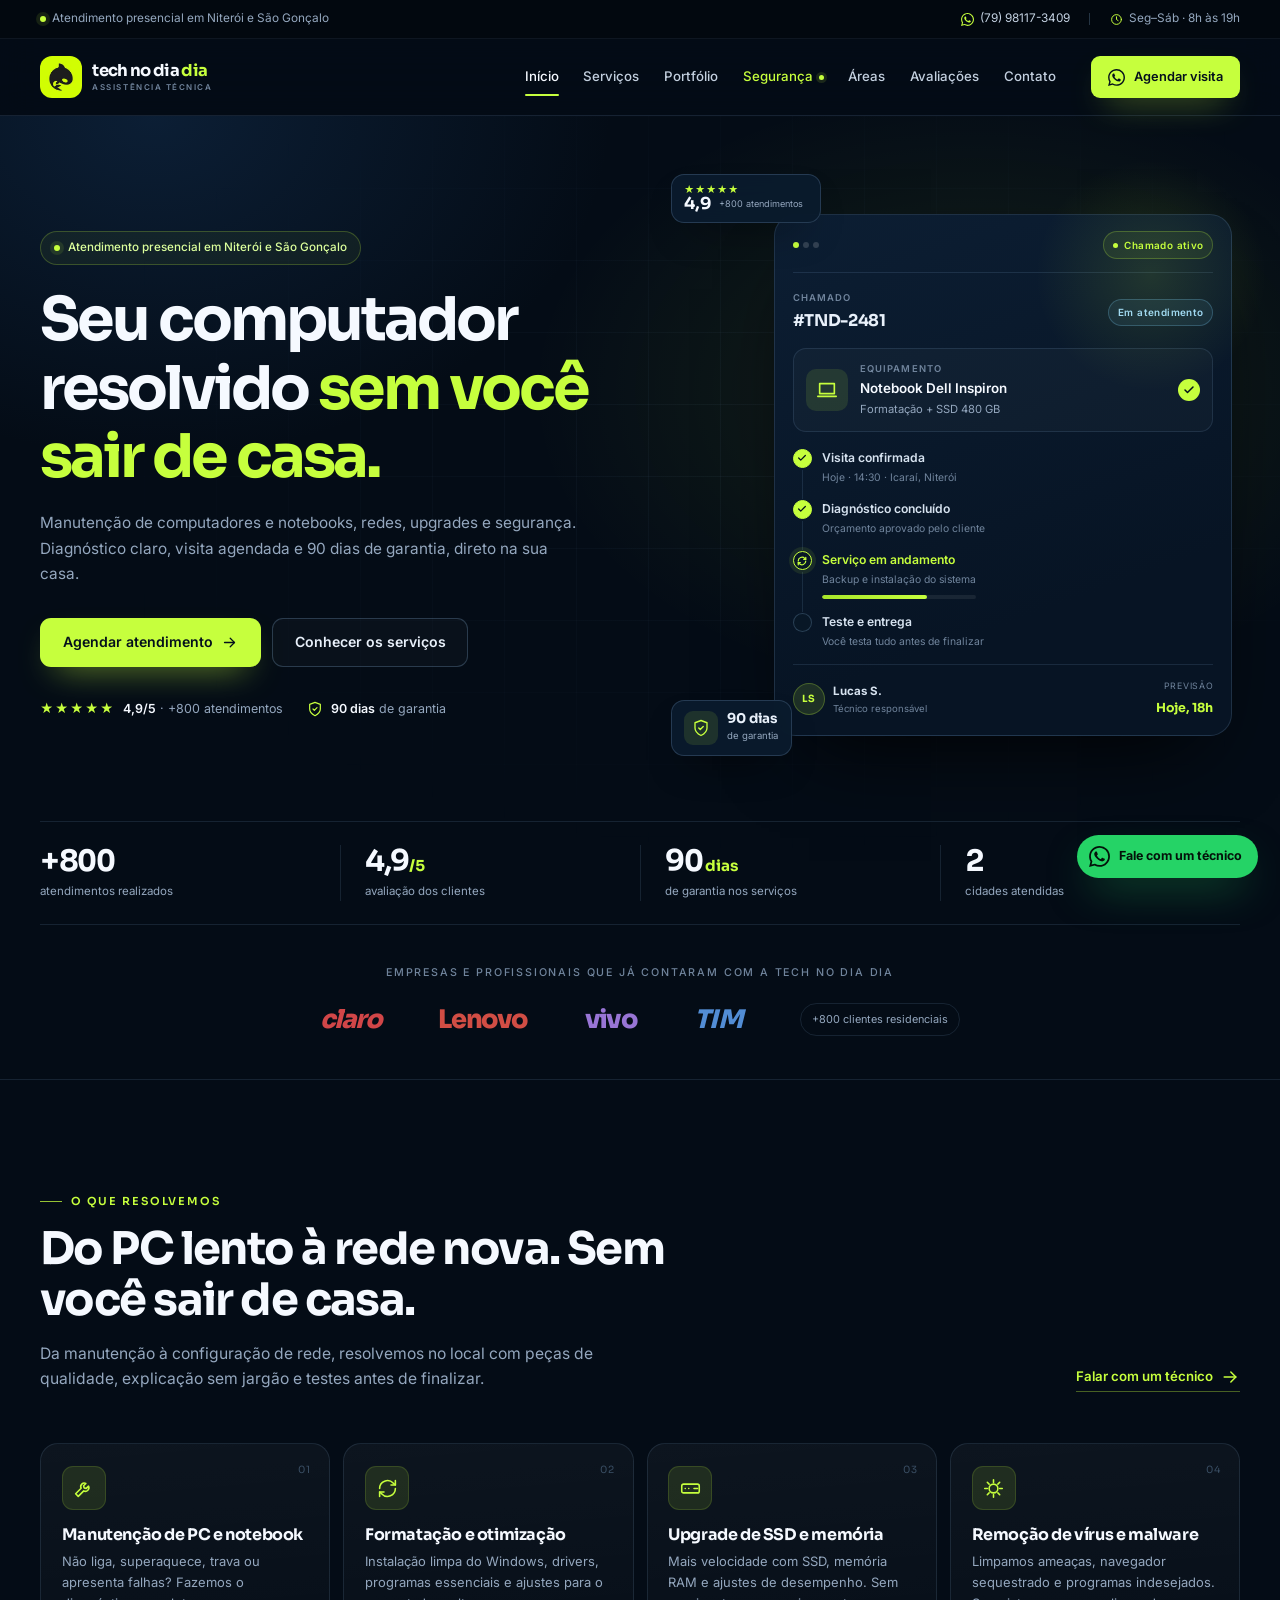
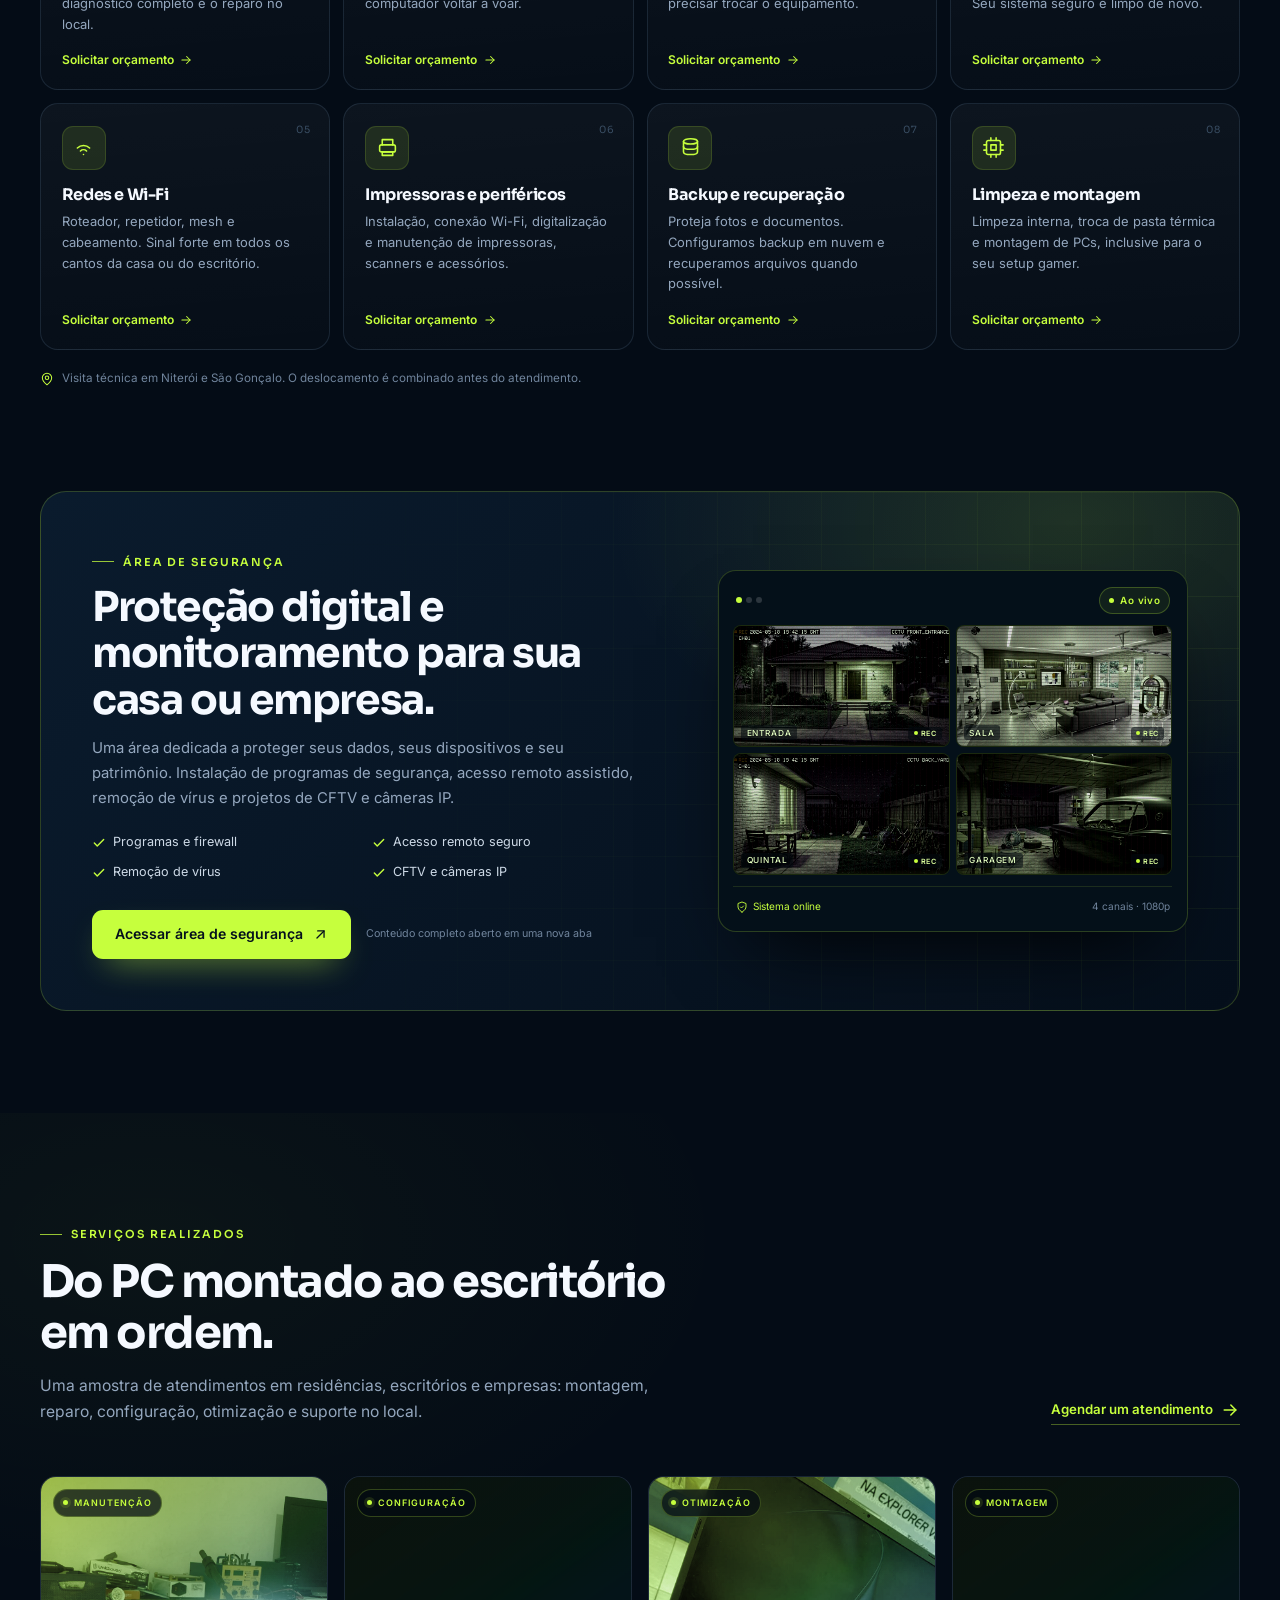
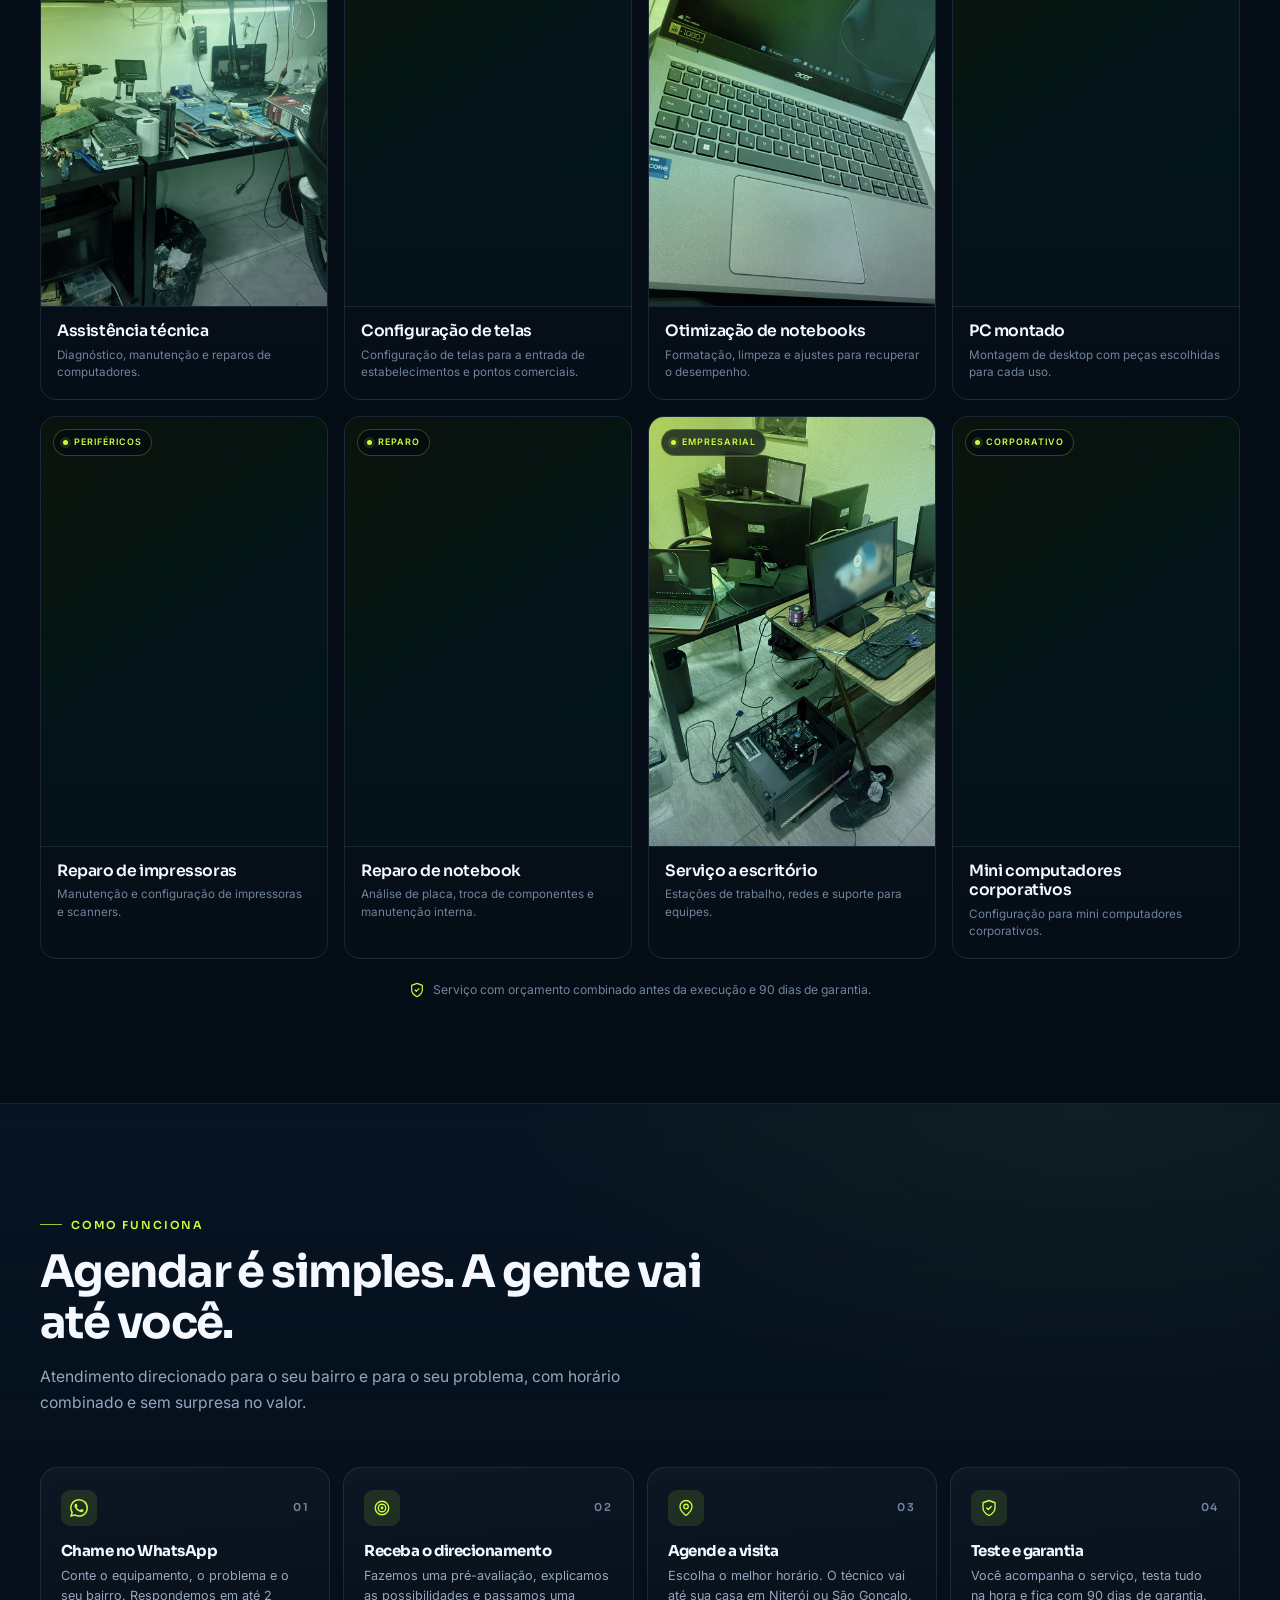
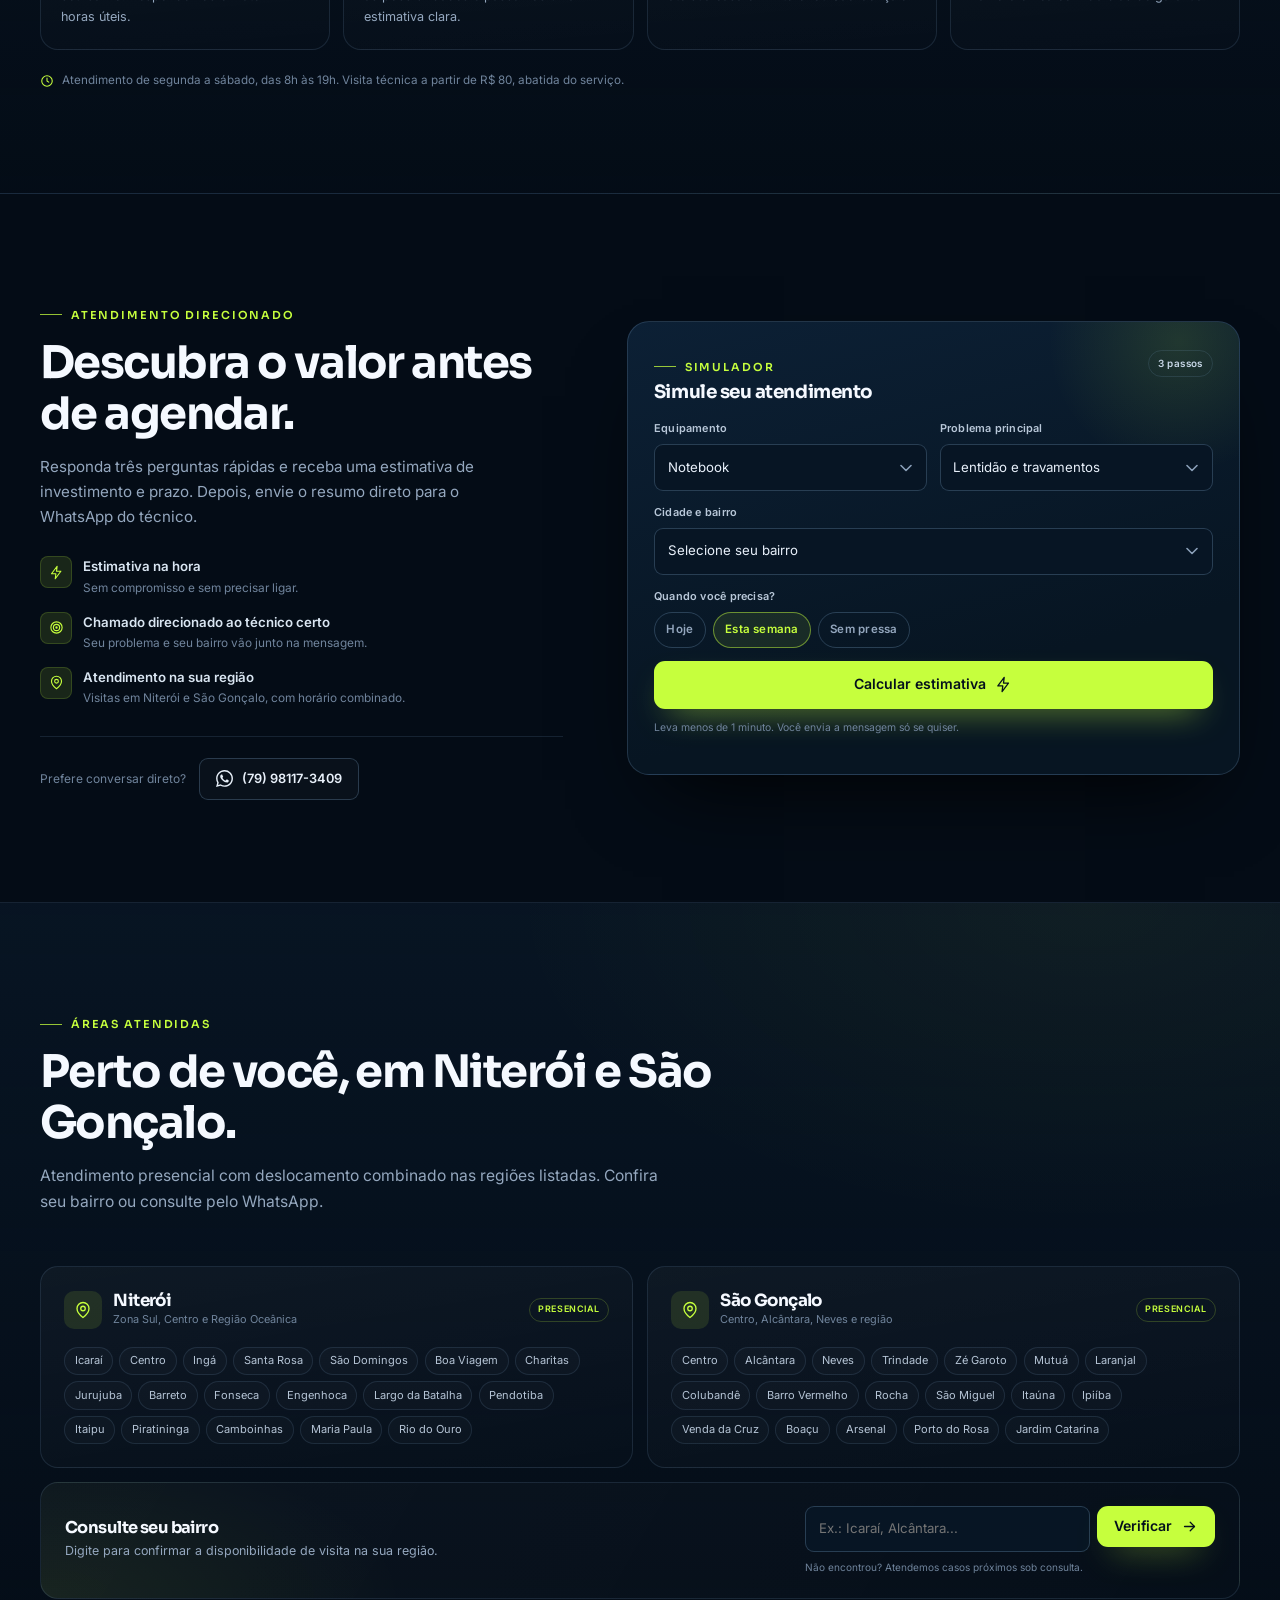
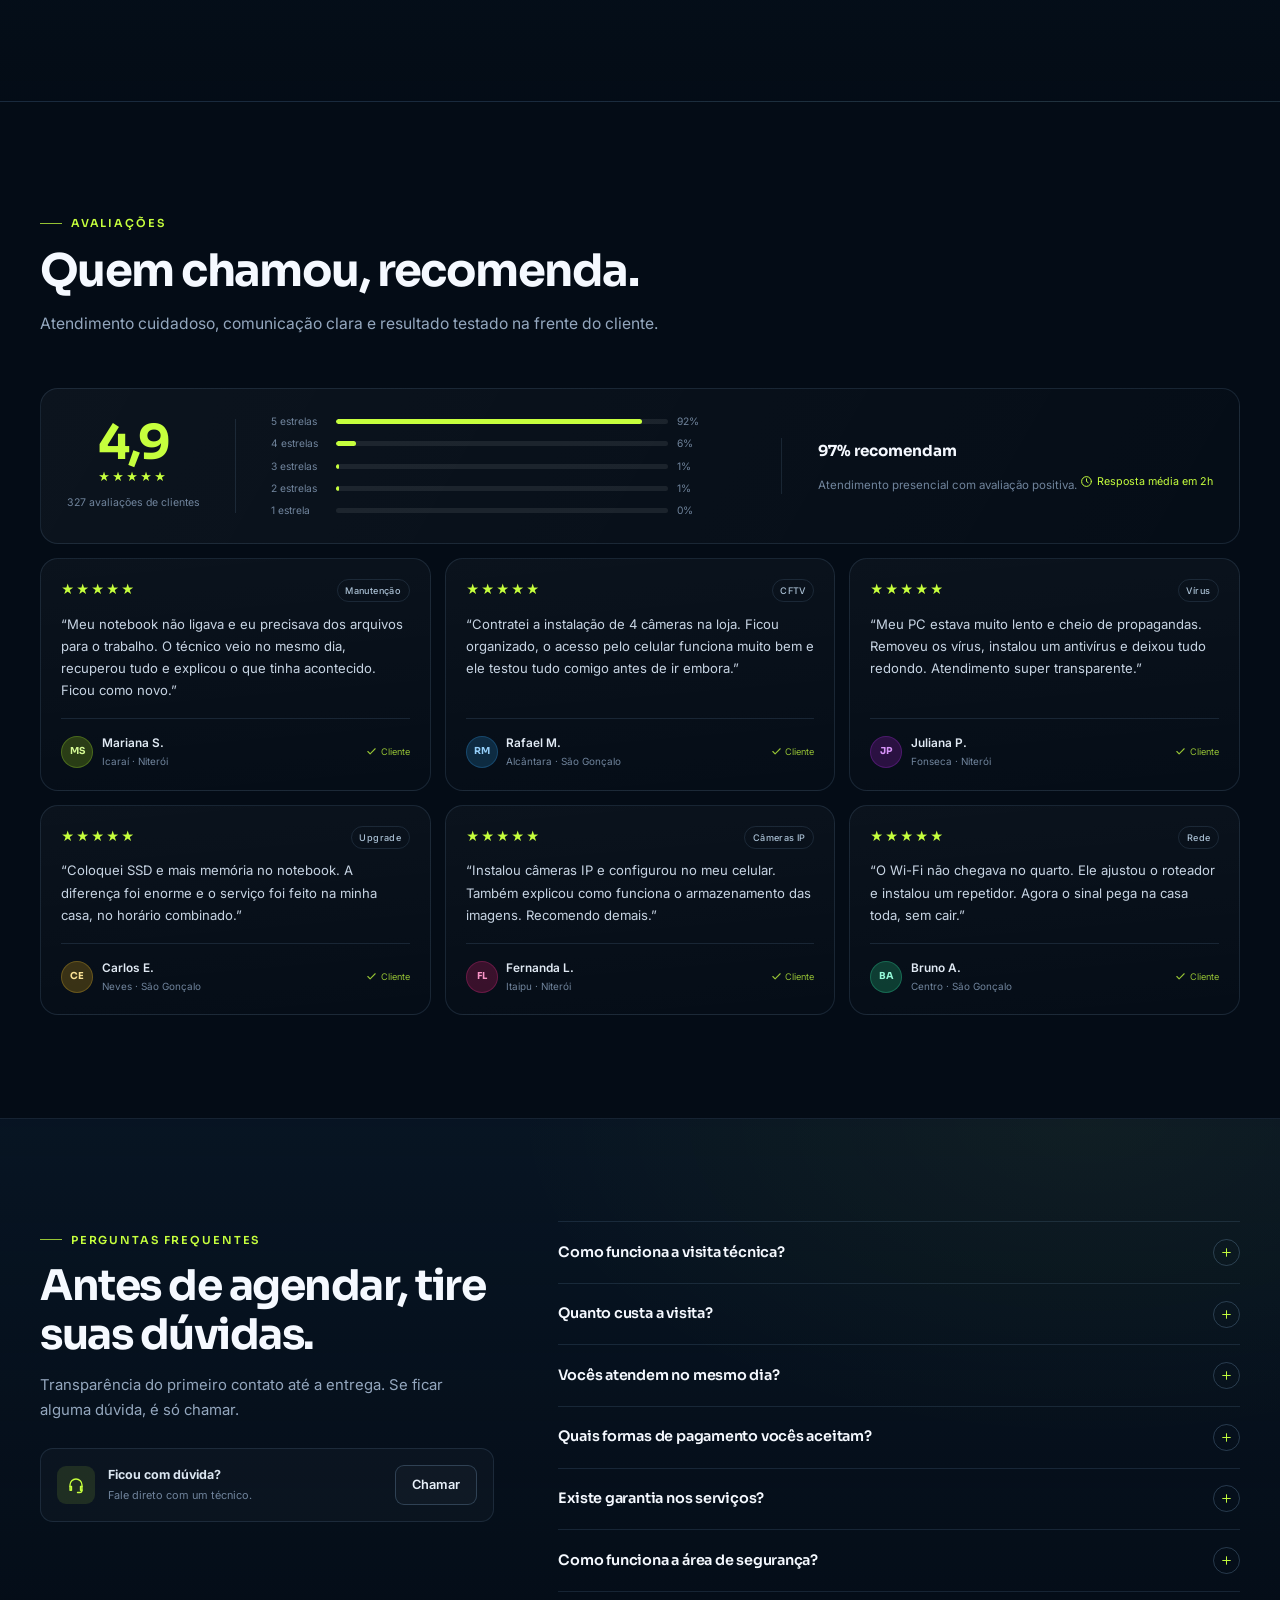
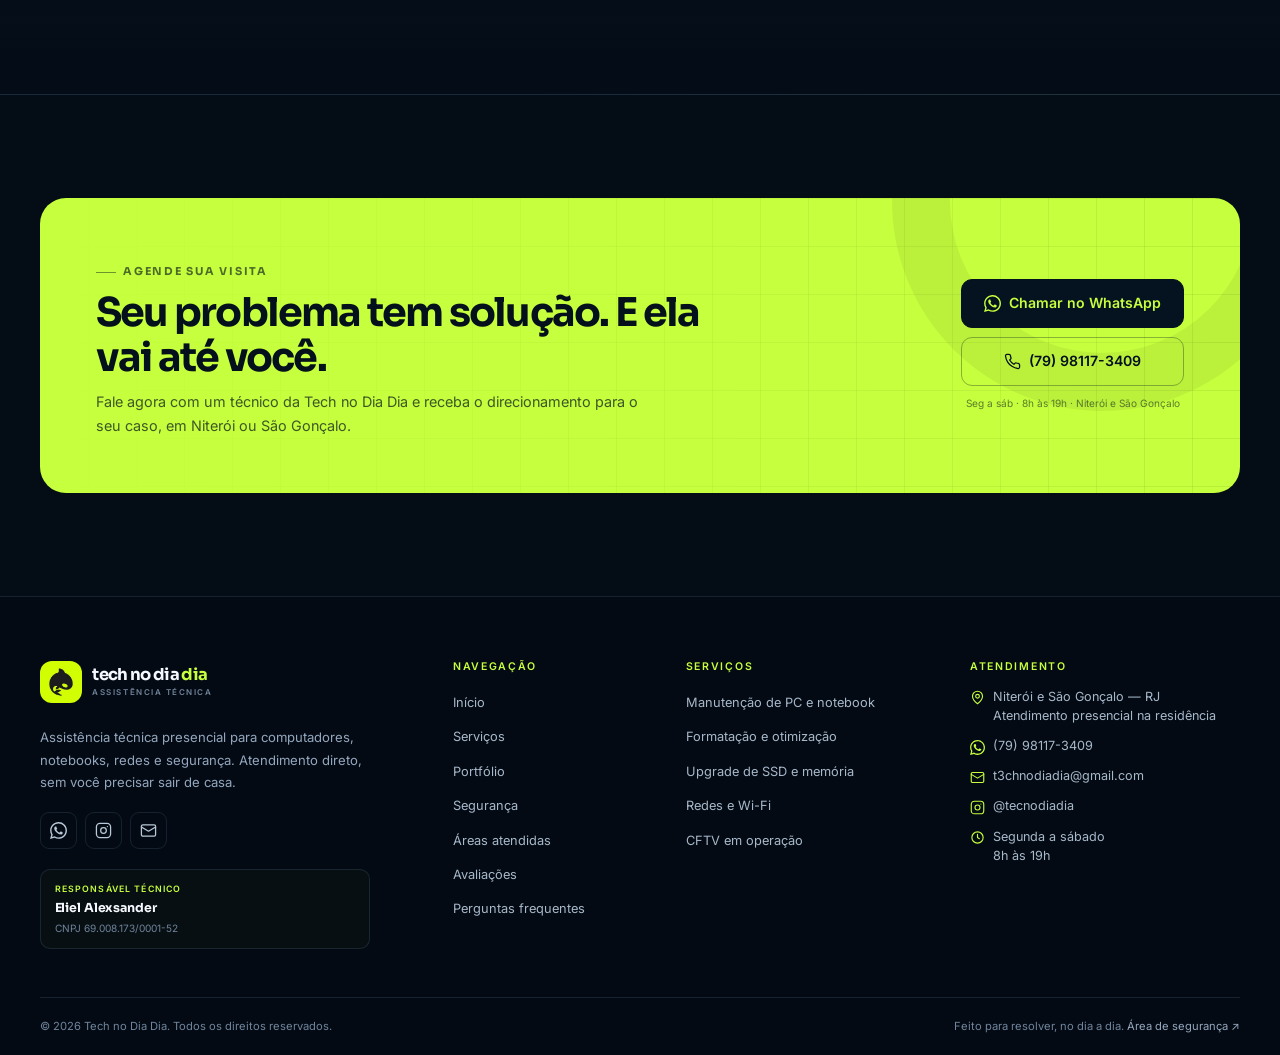
<file: tech-no-dia-dia/index.html>
<!DOCTYPE html>
<html lang="pt-BR">
<head>
  <meta charset="UTF-8">
  <meta name="viewport" content="width=device-width, initial-scale=1.0">
  <title>Tech no Dia Dia | Assistência técnica em Niterói e São Gonçalo</title>
  <meta name="description" content="Assistência técnica presencial para computadores, notebooks, redes e segurança em Niterói e São Gonçalo. Diagnóstico transparente, visita agendada e 90 dias de garantia.">
  <meta name="theme-color" content="#040c16">
  <meta property="og:title" content="Tech no Dia Dia | Assistência técnica em Niterói e São Gonçalo">
  <meta property="og:description" content="Computadores, notebooks, redes e segurança. Atendimento presencial na sua casa em Niterói e São Gonçalo.">
  <meta property="og:type" content="website">
  <meta property="og:locale" content="pt_BR">
  <link rel="icon" type="image/png" sizes="64x64" href="assets/img/favicon.png">
  <link rel="apple-touch-icon" href="assets/img/apple-touch-icon.png">
  <link rel="preconnect" href="https://fonts.googleapis.com">
  <link rel="preconnect" href="https://fonts.gstatic.com" crossorigin>
  <link href="https://fonts.googleapis.com/css2?family=Inter:wght@400;500;600;700&family=Sora:wght@400;500;600;700;800&display=swap" rel="stylesheet">
  <link rel="stylesheet" href="assets/css/styles.css">
  <script>document.documentElement.classList.add("js");</script>
</head>
<body>
  <a class="skip-link" href="#conteudo">Pular para o conteúdo</a>

  <!-- Sprite de ícones -->
  <svg xmlns="http://www.w3.org/2000/svg" style="display:none" aria-hidden="true">
    <symbol id="i-arrow-right" viewBox="0 0 24 24"><path d="M5 12h14"/><path d="M13 6l6 6-6 6"/></symbol>
    <symbol id="i-arrow-up-right" viewBox="0 0 24 24"><path d="M7 17 17 7"/><path d="M8 7h9v9"/></symbol>
    <symbol id="i-check" viewBox="0 0 24 24"><path d="M20 6 9 17l-5-5"/></symbol>
    <symbol id="i-plus" viewBox="0 0 24 24"><path d="M12 5v14M5 12h14"/></symbol>
    <symbol id="i-clock" viewBox="0 0 24 24"><circle cx="12" cy="12" r="9"/><path d="M12 7v5l3 2"/></symbol>
    <symbol id="i-pin" viewBox="0 0 24 24"><path d="M20 10c0 6-8 12-8 12s-8-6-8-12a8 8 0 0 1 16 0z"/><circle cx="12" cy="10" r="3"/></symbol>
    <symbol id="i-phone" viewBox="0 0 24 24"><path d="M22 16.9v3a2 2 0 0 1-2.2 2 19.8 19.8 0 0 1-8.6-3.1 19.5 19.5 0 0 1-6-6A19.8 19.8 0 0 1 2.1 4.2 2 2 0 0 1 4.1 2h3a2 2 0 0 1 2 1.7c.1 1 .4 1.9.7 2.8a2 2 0 0 1-.5 2.1L8 9.9a16 16 0 0 0 6 6l1.3-1.3a2 2 0 0 1 2.1-.5c.9.3 1.8.6 2.8.7a2 2 0 0 1 1.7 2z"/></symbol>
    <symbol id="i-mail" viewBox="0 0 24 24"><rect x="2" y="4" width="20" height="16" rx="2"/><path d="m2 7 10 6 10-6"/></symbol>
    <symbol id="i-whatsapp" viewBox="0 0 24 24"><path fill="currentColor" stroke="none" d="M17.47 14.38c-.3-.15-1.76-.87-2.03-.97-.27-.1-.47-.15-.67.15-.2.3-.77.97-.94 1.16-.17.2-.35.22-.64.08-.3-.15-1.26-.47-2.4-1.48-.88-.79-1.48-1.76-1.65-2.06-.17-.3-.02-.46.13-.6.13-.14.3-.35.45-.52.15-.18.2-.3.3-.5.1-.2.05-.37-.03-.52-.07-.15-.67-1.61-.92-2.21-.24-.58-.49-.5-.67-.51-.17-.01-.37-.01-.57-.01-.2 0-.52.07-.8.37-.27.3-1.04 1.02-1.04 2.48 0 1.46 1.07 2.88 1.22 3.08.15.2 2.1 3.2 5.08 4.49.7.3 1.26.49 1.69.62.71.23 1.36.2 1.87.12.57-.09 1.76-.72 2-1.41.25-.7.25-1.29.18-1.42-.08-.12-.28-.2-.57-.35m-5.42 7.4h-.01a9.87 9.87 0 0 1-5.03-1.38l-.36-.21-3.74.98 1-3.65-.24-.37a9.86 9.86 0 0 1-1.51-5.26c0-5.45 4.44-9.89 9.89-9.89 2.64 0 5.12 1.03 6.99 2.9a9.82 9.82 0 0 1 2.89 6.99c0 5.45-4.44 9.89-9.88 9.89m8.41-18.3A11.82 11.82 0 0 0 12.05 0C5.5 0 .16 5.34.16 11.89c0 2.1.55 4.14 1.59 5.95L.06 24l6.3-1.65a11.88 11.88 0 0 0 5.69 1.45h.01c6.55 0 11.89-5.34 11.89-11.89 0-3.18-1.24-6.17-3.48-8.42z"/></symbol>
    <symbol id="i-instagram" viewBox="0 0 24 24"><rect x="2" y="2" width="20" height="20" rx="5"/><circle cx="12" cy="12" r="4"/><path d="M17.5 6.5h.01"/></symbol>
    <symbol id="i-shield" viewBox="0 0 24 24"><path d="M12 22s8-4 8-10V5l-8-3-8 3v7c0 6 8 10 8 10z"/></symbol>
    <symbol id="i-shield-check" viewBox="0 0 24 24"><path d="M12 22s8-4 8-10V5l-8-3-8 3v7c0 6 8 10 8 10z"/><path d="m9 12 2 2 4-4"/></symbol>
    <symbol id="i-monitor" viewBox="0 0 24 24"><rect x="2" y="3" width="20" height="14" rx="2"/><path d="M8 21h8M12 17v4"/></symbol>
    <symbol id="i-laptop" viewBox="0 0 24 24"><path d="M4 5h16v11H4z"/><path d="M2 19h20"/></symbol>
    <symbol id="i-wrench" viewBox="0 0 24 24"><path d="M14.7 6.3a4 4 0 0 0-5.4 5.4L3 18l3 3 6.3-6.3a4 4 0 0 0 5.4-5.4l-2.6 2.6-2.4-.6-.6-2.4 2.6-2.6z"/></symbol>
    <symbol id="i-refresh" viewBox="0 0 24 24"><path d="M21 12a9 9 0 0 1-15.5 6.2L3 16"/><path d="M3 21v-5h5"/><path d="M3 12a9 9 0 0 1 15.5-6.2L21 8"/><path d="M21 3v5h-5"/></symbol>
    <symbol id="i-drive" viewBox="0 0 24 24"><rect x="2" y="7" width="20" height="10" rx="2"/><path d="M6 12h.01M10 12h.01M16 12h4"/></symbol>
    <symbol id="i-virus" viewBox="0 0 24 24"><circle cx="12" cy="12" r="5"/><path d="M12 2v3M12 19v3M2 12h3M19 12h3M4.9 4.9 7 7M17 17l2.1 2.1M19.1 4.9 17 7M7 17l-2.1 2.1"/></symbol>
    <symbol id="i-wifi" viewBox="0 0 24 24"><path d="M5 12.5a10 10 0 0 1 14 0"/><path d="M8.5 16a5 5 0 0 1 7 0"/><path d="M12 20h.01"/></symbol>
    <symbol id="i-printer" viewBox="0 0 24 24"><path d="M6 9V3h12v6"/><rect x="3" y="9" width="18" height="8" rx="2"/><path d="M6 17h12v4H6z"/></symbol>
    <symbol id="i-database" viewBox="0 0 24 24"><ellipse cx="12" cy="5" rx="8" ry="3"/><path d="M4 5v6c0 1.7 3.6 3 8 3s8-1.3 8-3V5"/><path d="M4 11v6c0 1.7 3.6 3 8 3s8-1.3 8-3v-6"/></symbol>
    <symbol id="i-cpu" viewBox="0 0 24 24"><rect x="4" y="4" width="16" height="16" rx="2"/><rect x="9" y="9" width="6" height="6"/><path d="M9 1v3M15 1v3M9 20v3M15 20v3M1 9h3M1 15h3M20 9h3M20 15h3"/></symbol>
    <symbol id="i-camera" viewBox="0 0 24 24"><path d="M2 8 16 4l2 7L4 15z"/><path d="M6 15l1.5 4h5"/><path d="M19 8.5 22 10"/></symbol>
    <symbol id="i-lock" viewBox="0 0 24 24"><rect x="4" y="10" width="16" height="11" rx="2"/><path d="M8 10V7a4 4 0 0 1 8 0v3"/><path d="M12 14v3"/></symbol>
    <symbol id="i-remote" viewBox="0 0 24 24"><rect x="2" y="4" width="20" height="13" rx="2"/><path d="M8 21h8M12 17v4"/><path d="m15 8 3 2.5-3 2.5"/></symbol>
    <symbol id="i-bolt" viewBox="0 0 24 24"><path d="M13 2 4 14h7l-1 8 9-12h-7l1-8z"/></symbol>
    <symbol id="i-target" viewBox="0 0 24 24"><circle cx="12" cy="12" r="9"/><circle cx="12" cy="12" r="5"/><circle cx="12" cy="12" r="1"/></symbol>
    <symbol id="i-home" viewBox="0 0 24 24"><path d="M3 10.5 12 3l9 7.5"/><path d="M5 9.5V21h14V9.5"/><path d="M9 21v-6h6v6"/></symbol>
    <symbol id="i-key" viewBox="0 0 24 24"><circle cx="7.5" cy="15.5" r="4.5"/><path d="M10.5 12.5 21 2M16 7l3 3M19 4l3 3"/></symbol>
    <symbol id="i-eye" viewBox="0 0 24 24"><path d="M2 12s3.5-7 10-7 10 7 10 7-3.5 7-10 7-10-7-10-7z"/><circle cx="12" cy="12" r="3"/></symbol>
    <symbol id="i-server" viewBox="0 0 24 24"><rect x="2" y="3" width="20" height="8" rx="2"/><rect x="2" y="13" width="20" height="8" rx="2"/><path d="M6 7h.01M6 17h.01"/></symbol>
    <symbol id="i-headset" viewBox="0 0 24 24"><path d="M4 14v-2a8 8 0 0 1 16 0v2"/><path d="M4 14h2v5H4zM18 14h2v5h-2z"/><path d="M20 19a3 3 0 0 1-3 3h-3"/></symbol>
    <symbol id="i-sparkles" viewBox="0 0 24 24"><path d="M12 3l1.8 4.2L18 9l-4.2 1.8L12 15l-1.8-4.2L6 9l4.2-1.8z"/><path d="M19 15l.9 2.1L22 18l-2.1.9L19 21l-.9-2.1L16 18l2.1-.9z"/></symbol>
    <symbol id="i-alert" viewBox="0 0 24 24"><path d="M10.3 3.9 1.8 18a2 2 0 0 0 1.7 3h17a2 2 0 0 0 1.7-3L13.7 3.9a2 2 0 0 0-3.4 0z"/><path d="M12 9v4M12 17h.01"/></symbol>
    <symbol id="i-chevron-right" viewBox="0 0 24 24"><path d="m9 18 6-6-6-6"/></symbol>
  </svg>

  <div class="topbar">
    <div class="container topbar__inner">
      <p><span class="status-dot"></span> Atendimento presencial em Niterói e São Gonçalo</p>
      <div class="topbar__links">
        <a href="https://wa.me/5579981173409?text=Ol%C3%A1!%20Vim%20pelo%20site%20da%20Tech%20no%20Dia%20Dia." target="_blank" rel="noopener">
          <svg class="icon" aria-hidden="true"><use href="#i-whatsapp"></use></svg>
          (79) 98117-3409
        </a>
        <span class="topbar__divider" aria-hidden="true"></span>
        <span>
          <svg class="icon" aria-hidden="true"><use href="#i-clock"></use></svg>
          Seg–Sáb · 8h às 19h
        </span>
      </div>
    </div>
  </div>

  <header class="site-header" id="siteHeader">
    <div class="container header__inner">
      <a href="index.html" class="brand" aria-label="Tech no Dia Dia — página inicial">
        <span class="brand__mark" aria-hidden="true">
          <img src="assets/img/logo-tech.png" alt="" width="44" height="44" decoding="async">
        </span>
        <span class="brand__text"><span class="brand__name">tech no dia <span>dia</span></span><small>assistência técnica</small></span>
      </a>

      <nav class="nav" id="nav" aria-label="Navegação principal">
        <a href="#inicio" class="nav__link is-active">Início</a>
        <a href="#servicos" class="nav__link">Serviços</a>
        <a href="#portfolio" class="nav__link">Portfólio</a>
        <a href="seguranca.html" class="nav__link nav__link--secure" target="_blank" rel="noopener" aria-label="Abrir área de segurança em nova aba">
          Segurança <span class="nav__dot" aria-hidden="true"></span>
        </a>
        <a href="#areas" class="nav__link">Áreas</a>
        <a href="#avaliacoes" class="nav__link">Avaliações</a>
        <a href="#contato" class="nav__link">Contato</a>
        <a href="https://wa.me/5579981173409?text=Ol%C3%A1!%20Vim%20pelo%20site%20da%20Tech%20no%20Dia%20Dia%20e%20gostaria%20de%20agendar%20uma%20visita." class="btn btn--lime nav__cta" target="_blank" rel="noopener">
          <svg class="icon" aria-hidden="true"><use href="#i-whatsapp"></use></svg>
          Agendar visita
        </a>
      </nav>

      <a href="https://wa.me/5579981173409?text=Ol%C3%A1!%20Vim%20pelo%20site%20da%20Tech%20no%20Dia%20Dia%20e%20gostaria%20de%20agendar%20uma%20visita." class="btn btn--lime btn--sm header__cta" target="_blank" rel="noopener">
        <svg class="icon" aria-hidden="true"><use href="#i-whatsapp"></use></svg>
        Agendar visita
      </a>

      <button class="nav-toggle" id="navToggle" type="button" aria-label="Abrir menu" aria-expanded="false" aria-controls="nav">
        <span></span>
        <span></span>
        <span></span>
      </button>
    </div>
  </header>

  <main id="conteudo">
    <!-- ================= HERO ================= -->
    <section class="hero" id="inicio">
      <div class="container">
        <div class="hero__grid">
          <div class="hero__copy">
            <div class="hero__badge" data-reveal>
              <span class="status-dot" aria-hidden="true"></span>
              Atendimento presencial em Niterói e São Gonçalo
            </div>

            <h1 class="hero__title" data-reveal style="--d:.04s">
              Seu computador resolvido <span class="hl">sem você sair de casa.</span>
            </h1>

            <p class="hero__lead" data-reveal style="--d:.08s">
              Manutenção de computadores e notebooks, redes, upgrades e segurança.
              Diagnóstico claro, visita agendada e 90 dias de garantia, direto na sua casa.
            </p>

            <div class="hero__actions" data-reveal style="--d:.12s">
              <a href="#agendar" class="btn btn--lime">
                Agendar atendimento
                <svg class="icon" aria-hidden="true"><use href="#i-arrow-right"></use></svg>
              </a>
              <a href="#servicos" class="btn btn--outline">
                Conhecer os serviços
              </a>
            </div>

            <div class="hero__trust" data-reveal style="--d:.16s">
              <span class="hero__trust-item">
                <span class="stars" aria-hidden="true">★★★★★</span>
                <span><strong>4,9/5</strong> · +800 atendimentos</span>
              </span>
              <span class="hero__trust-item">
                <svg class="icon" aria-hidden="true"><use href="#i-shield-check"></use></svg>
                <span><strong>90 dias</strong> de garantia</span>
              </span>
            </div>
          </div>

          <div class="hero__visual" data-reveal style="--d:.1s">
            <div class="panel hero-panel">
              <div class="panel__head">
                <div class="dots" aria-hidden="true"><span></span><span></span><span></span></div>
                <span class="chip chip--live"><i aria-hidden="true"></i> Chamado ativo</span>
              </div>

              <div class="hero-panel__id">
                <div>
                  <span class="label">Chamado</span>
                  <strong>#TND-2481</strong>
                </div>
                <span class="chip chip--blue">Em atendimento</span>
              </div>

              <div class="device-card">
                <span class="device-card__icon">
                  <svg class="icon" aria-hidden="true"><use href="#i-laptop"></use></svg>
                </span>
                <div>
                  <span class="label">Equipamento</span>
                  <strong>Notebook Dell Inspiron</strong>
                  <small>Formatação + SSD 480 GB</small>
                </div>
                <span class="device-card__status" aria-label="Serviço confirmado">
                  <svg class="icon" aria-hidden="true"><use href="#i-check"></use></svg>
                </span>
              </div>

              <div class="timeline">
                <div class="timeline__item is-done">
                  <span class="timeline__dot">
                    <svg class="icon" aria-hidden="true"><use href="#i-check"></use></svg>
                  </span>
                  <div>
                    <strong>Visita confirmada</strong>
                    <small>Hoje · 14:30 · Icaraí, Niterói</small>
                  </div>
                </div>
                <div class="timeline__item is-done">
                  <span class="timeline__dot">
                    <svg class="icon" aria-hidden="true"><use href="#i-check"></use></svg>
                  </span>
                  <div>
                    <strong>Diagnóstico concluído</strong>
                    <small>Orçamento aprovado pelo cliente</small>
                  </div>
                </div>
                <div class="timeline__item is-active">
                  <span class="timeline__dot">
                    <svg class="icon" aria-hidden="true"><use href="#i-refresh"></use></svg>
                  </span>
                  <div>
                    <strong>Serviço em andamento</strong>
                    <small>Backup e instalação do sistema</small>
                    <div class="timeline__bar" aria-hidden="true"><span></span></div>
                  </div>
                </div>
                <div class="timeline__item">
                  <span class="timeline__dot"></span>
                  <div>
                    <strong>Teste e entrega</strong>
                    <small>Você testa tudo antes de finalizar</small>
                  </div>
                </div>
              </div>

              <div class="hero-panel__foot">
                <div class="tech">
                  <span class="tech__avatar">LS</span>
                  <div>
                    <strong>Lucas S.</strong>
                    <small>Técnico responsável</small>
                  </div>
                </div>
                <div class="hero-panel__eta">
                  <small>Previsão</small>
                  <strong>Hoje, 18h</strong>
                </div>
              </div>
            </div>

            <div class="float-card float-card--rating">
              <span class="stars" aria-hidden="true">★★★★★</span>
              <strong>4,9</strong>
              <small>+800 atendimentos</small>
            </div>

            <div class="float-card float-card--warranty">
              <span class="float-card__icon">
                <svg class="icon" aria-hidden="true"><use href="#i-shield-check"></use></svg>
              </span>
              <div>
                <strong>90 dias</strong>
                <small>de garantia</small>
              </div>
            </div>
          </div>
        </div>

        <div class="hero__stats" data-reveal>
          <div class="stat">
            <strong><span data-count="800" data-prefix="+">+800</span></strong>
            <span>atendimentos realizados</span>
          </div>
          <div class="stat">
            <strong><span data-count="4.9" data-decimals="1">4,9</span><em>/5</em></strong>
            <span>avaliação dos clientes</span>
          </div>
          <div class="stat">
            <strong><span data-count="90">90</span><em> dias</em></strong>
            <span>de garantia nos serviços</span>
          </div>
          <div class="stat">
            <strong><span data-count="2">2</span></strong>
            <span>cidades atendidas</span>
          </div>
        </div>
      </div>
    </section>

    <!-- ================= EMPRESAS ================= -->
    <section class="logos" aria-label="Empresas que já contaram com nossos serviços">
      <div class="container">
        <p class="logos__label" data-reveal>Empresas e profissionais que já contaram com a Tech no Dia Dia</p>
        <div class="logos__row" data-reveal style="--d:.06s">
          <span class="brand-logo brand-logo--claro" aria-label="Claro">claro</span>
          <span class="brand-logo brand-logo--lenovo" aria-label="Lenovo">Lenovo</span>
          <span class="brand-logo brand-logo--vivo" aria-label="Vivo">vivo</span>
          <span class="brand-logo brand-logo--tim" aria-label="TIM">TIM</span>
          <span class="logos__more">+800 clientes residenciais</span>
        </div>
      </div>
    </section>

    <!-- ================= SERVIÇOS ================= -->
    <section class="section" id="servicos">
      <div class="container">
        <div class="section-head" data-reveal>
          <div class="section-head__copy">
            <span class="eyebrow">O que resolvemos</span>
            <h2>Do PC lento à rede nova. Sem você sair de casa.</h2>
            <p>Da manutenção à configuração de rede, resolvemos no local com peças de qualidade, explicação sem jargão e testes antes de finalizar.</p>
          </div>
          <a href="https://wa.me/5579981173409?text=Ol%C3%A1!%20Vim%20pelo%20site%20da%20Tech%20no%20Dia%20Dia%20e%20quero%20falar%20com%20um%20t%C3%A9cnico." class="section-head__link" target="_blank" rel="noopener">
            Falar com um técnico
            <svg class="icon" aria-hidden="true"><use href="#i-arrow-right"></use></svg>
          </a>
        </div>

        <div class="services">
          <article class="service" data-reveal>
            <span class="service__index">01</span>
            <span class="service__icon">
              <svg class="icon" aria-hidden="true"><use href="#i-wrench"></use></svg>
            </span>
            <h3>Manutenção de PC e notebook</h3>
            <p>Não liga, superaquece, trava ou apresenta falhas? Fazemos o diagnóstico completo e o reparo no local.</p>
            <a href="#agendar" class="service__link" data-prefill="nao-liga">
              Solicitar orçamento
              <svg class="icon" aria-hidden="true"><use href="#i-arrow-right"></use></svg>
            </a>
          </article>

          <article class="service" data-reveal style="--d:.04s">
            <span class="service__index">02</span>
            <span class="service__icon">
              <svg class="icon" aria-hidden="true"><use href="#i-refresh"></use></svg>
            </span>
            <h3>Formatação e otimização</h3>
            <p>Instalação limpa do Windows, drivers, programas essenciais e ajustes para o computador voltar a voar.</p>
            <a href="#agendar" class="service__link" data-prefill="lento">
              Solicitar orçamento
              <svg class="icon" aria-hidden="true"><use href="#i-arrow-right"></use></svg>
            </a>
          </article>

          <article class="service" data-reveal style="--d:.08s">
            <span class="service__index">03</span>
            <span class="service__icon">
              <svg class="icon" aria-hidden="true"><use href="#i-drive"></use></svg>
            </span>
            <h3>Upgrade de SSD e memória</h3>
            <p>Mais velocidade com SSD, memória RAM e ajustes de desempenho. Sem precisar trocar o equipamento.</p>
            <a href="#agendar" class="service__link" data-prefill="upgrade">
              Solicitar orçamento
              <svg class="icon" aria-hidden="true"><use href="#i-arrow-right"></use></svg>
            </a>
          </article>

          <article class="service" data-reveal style="--d:.12s">
            <span class="service__index">04</span>
            <span class="service__icon">
              <svg class="icon" aria-hidden="true"><use href="#i-virus"></use></svg>
            </span>
            <h3>Remoção de vírus e malware</h3>
            <p>Limpamos ameaças, navegador sequestrado e programas indesejados. Seu sistema seguro e limpo de novo.</p>
            <a href="#agendar" class="service__link" data-prefill="virus">
              Solicitar orçamento
              <svg class="icon" aria-hidden="true"><use href="#i-arrow-right"></use></svg>
            </a>
          </article>

          <article class="service" data-reveal>
            <span class="service__index">05</span>
            <span class="service__icon">
              <svg class="icon" aria-hidden="true"><use href="#i-wifi"></use></svg>
            </span>
            <h3>Redes e Wi-Fi</h3>
            <p>Roteador, repetidor, mesh e cabeamento. Sinal forte em todos os cantos da casa ou do escritório.</p>
            <a href="#agendar" class="service__link" data-prefill="rede">
              Solicitar orçamento
              <svg class="icon" aria-hidden="true"><use href="#i-arrow-right"></use></svg>
            </a>
          </article>

          <article class="service" data-reveal style="--d:.04s">
            <span class="service__index">06</span>
            <span class="service__icon">
              <svg class="icon" aria-hidden="true"><use href="#i-printer"></use></svg>
            </span>
            <h3>Impressoras e periféricos</h3>
            <p>Instalação, conexão Wi-Fi, digitalização e manutenção de impressoras, scanners e acessórios.</p>
            <a href="#agendar" class="service__link" data-prefill="impressora">
              Solicitar orçamento
              <svg class="icon" aria-hidden="true"><use href="#i-arrow-right"></use></svg>
            </a>
          </article>

          <article class="service" data-reveal style="--d:.08s">
            <span class="service__index">07</span>
            <span class="service__icon">
              <svg class="icon" aria-hidden="true"><use href="#i-database"></use></svg>
            </span>
            <h3>Backup e recuperação</h3>
            <p>Proteja fotos e documentos. Configuramos backup em nuvem e recuperamos arquivos quando possível.</p>
            <a href="#agendar" class="service__link" data-prefill="backup">
              Solicitar orçamento
              <svg class="icon" aria-hidden="true"><use href="#i-arrow-right"></use></svg>
            </a>
          </article>

          <article class="service" data-reveal style="--d:.12s">
            <span class="service__index">08</span>
            <span class="service__icon">
              <svg class="icon" aria-hidden="true"><use href="#i-cpu"></use></svg>
            </span>
            <h3>Limpeza e montagem</h3>
            <p>Limpeza interna, troca de pasta térmica e montagem de PCs, inclusive para o seu setup gamer.</p>
            <a href="#agendar" class="service__link" data-prefill="outro">
              Solicitar orçamento
              <svg class="icon" aria-hidden="true"><use href="#i-arrow-right"></use></svg>
            </a>
          </article>
        </div>

        <p class="services-note" data-reveal>
          <svg class="icon" aria-hidden="true"><use href="#i-pin"></use></svg>
          Visita técnica em Niterói e São Gonçalo. O deslocamento é combinado antes do atendimento.
        </p>
      </div>
    </section>

    <!-- ================= ÁREA DE SEGURANÇA ================= -->
    <section class="section" id="seguranca" style="padding-top:0">
      <div class="container">
        <div class="security-band" data-reveal>
          <div class="security-band__copy">
            <span class="eyebrow">Área de segurança</span>
            <h2>Proteção digital e monitoramento para sua casa ou empresa.</h2>
            <p>
              Uma área dedicada a proteger seus dados, seus dispositivos e seu patrimônio.
              Instalação de programas de segurança, acesso remoto assistido, remoção de vírus
              e projetos de CFTV e câmeras IP.
            </p>

            <ul class="security-features">
              <li>
                <svg class="icon" aria-hidden="true"><use href="#i-check"></use></svg>
                Programas e firewall
              </li>
              <li>
                <svg class="icon" aria-hidden="true"><use href="#i-check"></use></svg>
                Acesso remoto seguro
              </li>
              <li>
                <svg class="icon" aria-hidden="true"><use href="#i-check"></use></svg>
                Remoção de vírus
              </li>
              <li>
                <svg class="icon" aria-hidden="true"><use href="#i-check"></use></svg>
                CFTV e câmeras IP
              </li>
            </ul>

            <div class="security-band__actions">
              <a href="seguranca.html" class="btn btn--lime" target="_blank" rel="noopener">
                Acessar área de segurança
                <svg class="icon" aria-hidden="true"><use href="#i-arrow-up-right"></use></svg>
              </a>
              <span class="security-band__hint">Conteúdo completo aberto em uma nova aba</span>
            </div>
          </div>

          <div class="security-band__visual">
            <div class="panel cam-panel">
              <div class="cam-panel__head">
                <div class="dots" aria-hidden="true"><span></span><span></span><span></span></div>
                <span class="chip chip--live"><i aria-hidden="true"></i> Ao vivo</span>
              </div>
              <div class="cam-grid">
                <div class="cam-tile">
                  <img class="cam-tile__img" src="assets/img/cameras/entrada.jpg" alt="Visão noturna da câmera de segurança na entrada da casa" width="800" height="450" loading="lazy" decoding="async">
                  <span class="cam-tile__label">Entrada</span>
                  <span class="cam-tile__rec">REC</span>
                </div>
                <div class="cam-tile">
                  <img class="cam-tile__img" src="assets/img/cameras/sala.jpg" alt="Visão da câmera de segurança na sala" width="800" height="450" loading="lazy" decoding="async">
                  <span class="cam-tile__label">Sala</span>
                  <span class="cam-tile__rec">REC</span>
                </div>
                <div class="cam-tile">
                  <img class="cam-tile__img" src="assets/img/cameras/quintal.jpg" alt="Visão noturna da câmera de segurança no quintal" width="800" height="450" loading="lazy" decoding="async">
                  <span class="cam-tile__label">Quintal</span>
                  <span class="cam-tile__rec">REC</span>
                </div>
                <div class="cam-tile">
                  <img class="cam-tile__img" src="assets/img/cameras/garagem.jpg" alt="Visão da câmera de segurança na garagem" width="800" height="450" loading="lazy" decoding="async">
                  <span class="cam-tile__label">Garagem</span>
                  <span class="cam-tile__rec">REC</span>
                </div>
              </div>
              <div class="cam-panel__foot">
                <span>
                  <svg class="icon" aria-hidden="true"><use href="#i-shield-check"></use></svg>
                  Sistema online
                </span>
                <span>4 canais · 1080p</span>
              </div>
            </div>
          </div>
        </div>
      </div>
    </section>

    <!-- ================= PORTFÓLIO ================= -->
    <section class="section portfolio" id="portfolio" aria-labelledby="portfolioTitle">
      <div class="container">
        <div class="section-head" data-reveal>
          <div class="section-head__copy">
            <span class="eyebrow">Serviços realizados</span>
            <h2 id="portfolioTitle">Do PC montado ao escritório em ordem.</h2>
            <p>Uma amostra de atendimentos em residências, escritórios e empresas: montagem, reparo, configuração, otimização e suporte no local.</p>
          </div>
          <a href="#agendar" class="section-head__link">
            Agendar um atendimento
            <svg class="icon" aria-hidden="true"><use href="#i-arrow-right"></use></svg>
          </a>
        </div>

        <div class="portfolio-grid">
          <figure class="work" data-reveal>
            <div class="work__media">
              <img src="assets/img/portfolio/assistencia-tecnica.jpg" alt="Bancada de assistência técnica com ferramentas e computador em manutenção" width="900" height="1350" loading="lazy" decoding="async">
              <span class="work__tag">Manutenção</span>
            </div>
            <figcaption class="work__body">
              <h3>Assistência técnica</h3>
              <p>Diagnóstico, manutenção e reparos de computadores.</p>
            </figcaption>
          </figure>

          <figure class="work" data-reveal style="--d:.04s">
            <div class="work__media">
              <img src="assets/img/portfolio/instalacao-de-telas.jpg" alt="Tela digital configurada na entrada de um estabelecimento" width="900" height="1350" loading="lazy" decoding="async">
              <span class="work__tag">Configuração</span>
            </div>
            <figcaption class="work__body">
              <h3>Configuração de telas</h3>
              <p>Configuração de telas para a entrada de estabelecimentos e pontos comerciais.</p>
            </figcaption>
          </figure>

          <figure class="work" data-reveal style="--d:.08s">
            <div class="work__media">
              <img src="assets/img/portfolio/otimizacao-de-notebooks.jpg" alt="Notebook ligado após serviço de otimização" width="900" height="1350" loading="lazy" decoding="async">
              <span class="work__tag">Otimização</span>
            </div>
            <figcaption class="work__body">
              <h3>Otimização de notebooks</h3>
              <p>Formatação, limpeza e ajustes para recuperar o desempenho.</p>
            </figcaption>
          </figure>

          <figure class="work" data-reveal style="--d:.12s">
            <div class="work__media">
              <img src="assets/img/portfolio/pc-montado.jpg" alt="Gabinete de PC montado com iluminação interna" width="900" height="1350" loading="lazy" decoding="async">
              <span class="work__tag">Montagem</span>
            </div>
            <figcaption class="work__body">
              <h3>PC montado</h3>
              <p>Montagem de desktop com peças escolhidas para cada uso.</p>
            </figcaption>
          </figure>

          <figure class="work" data-reveal>
            <div class="work__media">
              <img src="assets/img/portfolio/reparo-de-impressoras.jpg" alt="Impressoras e notebook em uma mesa de atendimento" width="900" height="1350" loading="lazy" decoding="async">
              <span class="work__tag">Periféricos</span>
            </div>
            <figcaption class="work__body">
              <h3>Reparo de impressoras</h3>
              <p>Manutenção e configuração de impressoras e scanners.</p>
            </figcaption>
          </figure>

          <figure class="work" data-reveal style="--d:.04s">
            <div class="work__media">
              <img src="assets/img/portfolio/reparo-de-notebook.jpg" alt="Placa-mãe de notebook aberta para diagnóstico e reparo" width="900" height="1350" loading="lazy" decoding="async">
              <span class="work__tag">Reparo</span>
            </div>
            <figcaption class="work__body">
              <h3>Reparo de notebook</h3>
              <p>Análise de placa, troca de componentes e manutenção interna.</p>
            </figcaption>
          </figure>

          <figure class="work" data-reveal style="--d:.08s">
            <div class="work__media">
              <img src="assets/img/portfolio/servico-a-escritorio.jpg" alt="Estações de trabalho e computadores montados em um escritório" width="900" height="1350" loading="lazy" decoding="async">
              <span class="work__tag">Empresarial</span>
            </div>
            <figcaption class="work__body">
              <h3>Serviço a escritório</h3>
              <p>Estações de trabalho, redes e suporte para equipes.</p>
            </figcaption>
          </figure>

          <figure class="work" data-reveal style="--d:.12s">
            <div class="work__media">
              <img src="assets/img/portfolio/servico-para-claro.jpg" alt="Atendimento de configuração de mini computadores corporativos" width="900" height="1350" loading="lazy" decoding="async">
              <span class="work__tag">Corporativo</span>
            </div>
            <figcaption class="work__body">
              <h3>Mini computadores corporativos</h3>
              <p>Configuração para mini computadores corporativos.</p>
            </figcaption>
          </figure>
        </div>

        <p class="portfolio-note" data-reveal>
          <svg class="icon" aria-hidden="true"><use href="#i-shield-check"></use></svg>
          Serviço com orçamento combinado antes da execução e 90 dias de garantia.
        </p>
      </div>
    </section>

    <!-- ================= COMO FUNCIONA ================= -->
    <section class="section section--tint" id="como-funciona">
      <div class="container">
        <div class="section-head" data-reveal>
          <div class="section-head__copy">
            <span class="eyebrow">Como funciona</span>
            <h2>Agendar é simples. A gente vai até você.</h2>
            <p>Atendimento direcionado para o seu bairro e para o seu problema, com horário combinado e sem surpresa no valor.</p>
          </div>
        </div>

        <div class="steps">
          <article class="step" data-reveal>
            <div class="step__top">
              <span class="step__icon">
                <svg class="icon" aria-hidden="true"><use href="#i-whatsapp"></use></svg>
              </span>
              <span class="step__num">01</span>
            </div>
            <h3>Chame no WhatsApp</h3>
            <p>Conte o equipamento, o problema e o seu bairro. Respondemos em até 2 horas úteis.</p>
          </article>

          <article class="step" data-reveal style="--d:.05s">
            <div class="step__top">
              <span class="step__icon">
                <svg class="icon" aria-hidden="true"><use href="#i-target"></use></svg>
              </span>
              <span class="step__num">02</span>
            </div>
            <h3>Receba o direcionamento</h3>
            <p>Fazemos uma pré-avaliação, explicamos as possibilidades e passamos uma estimativa clara.</p>
          </article>

          <article class="step" data-reveal style="--d:.1s">
            <div class="step__top">
              <span class="step__icon">
                <svg class="icon" aria-hidden="true"><use href="#i-pin"></use></svg>
              </span>
              <span class="step__num">03</span>
            </div>
            <h3>Agende a visita</h3>
            <p>Escolha o melhor horário. O técnico vai até sua casa em Niterói ou São Gonçalo.</p>
          </article>

          <article class="step" data-reveal style="--d:.15s">
            <div class="step__top">
              <span class="step__icon">
                <svg class="icon" aria-hidden="true"><use href="#i-shield-check"></use></svg>
              </span>
              <span class="step__num">04</span>
            </div>
            <h3>Teste e garantia</h3>
            <p>Você acompanha o serviço, testa tudo na hora e fica com 90 dias de garantia.</p>
          </article>
        </div>

        <p class="steps-note" data-reveal>
          <svg class="icon" aria-hidden="true"><use href="#i-clock"></use></svg>
          Atendimento de segunda a sábado, das 8h às 19h. Visita técnica a partir de R$ 80, abatida do serviço.
        </p>
      </div>
    </section>

    <!-- ================= SIMULADOR ================= -->
    <section class="section" id="agendar">
      <div class="container">
        <div class="booking">
          <div data-reveal>
            <span class="eyebrow">Atendimento direcionado</span>
            <h2>Descubra o valor antes de agendar.</h2>
            <p class="booking__lead">
              Responda três perguntas rápidas e receba uma estimativa de investimento e prazo.
              Depois, envie o resumo direto para o WhatsApp do técnico.
            </p>

            <ul class="benefit-list">
              <li>
                <span class="benefit-list__icon">
                  <svg class="icon" aria-hidden="true"><use href="#i-bolt"></use></svg>
                </span>
                <div>
                  <strong>Estimativa na hora</strong>
                  <small>Sem compromisso e sem precisar ligar.</small>
                </div>
              </li>
              <li>
                <span class="benefit-list__icon">
                  <svg class="icon" aria-hidden="true"><use href="#i-target"></use></svg>
                </span>
                <div>
                  <strong>Chamado direcionado ao técnico certo</strong>
                  <small>Seu problema e seu bairro vão junto na mensagem.</small>
                </div>
              </li>
              <li>
                <span class="benefit-list__icon">
                  <svg class="icon" aria-hidden="true"><use href="#i-pin"></use></svg>
                </span>
                <div>
                  <strong>Atendimento na sua região</strong>
                  <small>Visitas em Niterói e São Gonçalo, com horário combinado.</small>
                </div>
              </li>
            </ul>

            <div class="booking__contact">
              <span>Prefere conversar direto?</span>
              <a href="https://wa.me/5579981173409?text=Ol%C3%A1!%20Vim%20pelo%20site%20da%20Tech%20no%20Dia%20Dia%20e%20quero%20falar%20com%20um%20t%C3%A9cnico." class="btn btn--outline btn--sm" target="_blank" rel="noopener">
                <svg class="icon" aria-hidden="true"><use href="#i-whatsapp"></use></svg>
                (79) 98117-3409
              </a>
            </div>
          </div>

          <div class="sim-card" data-reveal style="--d:.08s">
            <div class="sim-card__head">
              <div>
                <span class="eyebrow">Simulador</span>
                <h3>Simule seu atendimento</h3>
              </div>
              <span class="chip">3 passos</span>
            </div>

            <form class="sim-form" id="simForm" novalidate>
              <div class="field">
                <label for="simEquip">Equipamento</label>
                <select id="simEquip" name="equipamento">
                  <option value="notebook">Notebook</option>
                  <option value="desktop">Computador desktop</option>
                  <option value="impressora">Impressora</option>
                  <option value="rede">Roteador / rede</option>
                  <option value="outro">Outro equipamento</option>
                </select>
              </div>

              <div class="field">
                <label for="simProblem">Problema principal</label>
                <select id="simProblem" name="problema">
                  <option value="lento" selected>Lentidão e travamentos</option>
                  <option value="nao-liga">Não liga</option>
                  <option value="tela">Tela ou teclado com problema</option>
                  <option value="virus">Vírus ou sistema comprometido</option>
                  <option value="upgrade">Upgrade de SSD ou memória</option>
                  <option value="rede">Wi-Fi e rede</option>
                  <option value="impressora">Impressora</option>
                  <option value="backup">Backup e arquivos</option>
                  <option value="outro">Outro problema</option>
                </select>
              </div>

              <div class="field field--full">
                <label for="simArea">Cidade e bairro</label>
                <select id="simArea" name="area">
                  <option value="" selected disabled>Selecione seu bairro</option>
                  <optgroup label="Niterói">
                    <option value="niteroi-centro">Centro</option>
                    <option value="niteroi-icarai">Icaraí</option>
                    <option value="niteroi-inga">Ingá</option>
                    <option value="niteroi-santa-rosa">Santa Rosa</option>
                    <option value="niteroi-sao-domingos">São Domingos</option>
                    <option value="niteroi-boa-viagem">Boa Viagem</option>
                    <option value="niteroi-charitas">Charitas</option>
                    <option value="niteroi-jurujuba">Jurujuba</option>
                    <option value="niteroi-barreto">Barreto</option>
                    <option value="niteroi-fonseca">Fonseca</option>
                    <option value="niteroi-engenhoca">Engenhoca</option>
                    <option value="niteroi-largo-da-batalha">Largo da Batalha</option>
                    <option value="niteroi-pendotiba">Pendotiba</option>
                    <option value="niteroi-itaipu">Itaipu</option>
                    <option value="niteroi-piratininga">Piratininga</option>
                    <option value="niteroi-camboinhas">Camboinhas</option>
                    <option value="niteroi-maria-paula">Maria Paula</option>
                    <option value="niteroi-rio-do-ouro">Rio do Ouro</option>
                  </optgroup>
                  <optgroup label="São Gonçalo">
                    <option value="sg-centro">Centro</option>
                    <option value="sg-alcantara">Alcântara</option>
                    <option value="sg-neves">Neves</option>
                    <option value="sg-trindade">Trindade</option>
                    <option value="sg-ze-garoto">Zé Garoto</option>
                    <option value="sg-mutua">Mutuá</option>
                    <option value="sg-laranjal">Laranjal</option>
                    <option value="sg-colubande">Colubandê</option>
                    <option value="sg-barro-vermelho">Barro Vermelho</option>
                    <option value="sg-rocha">Rocha</option>
                    <option value="sg-sao-miguel">São Miguel</option>
                    <option value="sg-itauna">Itaúna</option>
                    <option value="sg-ipiiba">Ipiíba</option>
                    <option value="sg-venda-da-cruz">Venda da Cruz</option>
                    <option value="sg-boacu">Boaçu</option>
                    <option value="sg-arsenal">Arsenal</option>
                    <option value="sg-porto-do-rosa">Porto do Rosa</option>
                    <option value="sg-jardim-catarina">Jardim Catarina</option>
                  </optgroup>
                  <option value="outro">Outro bairro</option>
                </select>
              </div>

              <div class="field field--full">
                <span class="field__label">Quando você precisa?</span>
                <div class="radio-pills">
                  <label class="radio-pill">
                    <input type="radio" name="simUrgency" value="hoje">
                    <span>Hoje</span>
                  </label>
                  <label class="radio-pill">
                    <input type="radio" name="simUrgency" value="semana" checked>
                    <span>Esta semana</span>
                  </label>
                  <label class="radio-pill">
                    <input type="radio" name="simUrgency" value="flexivel">
                    <span>Sem pressa</span>
                  </label>
                </div>
              </div>

              <div class="field--full">
                <button type="submit" class="btn btn--lime btn--block">
                  Calcular estimativa
                  <svg class="icon" aria-hidden="true"><use href="#i-bolt"></use></svg>
                </button>
                <p class="form-alert" id="simAlert" role="alert"></p>
                <p class="form-note">Leva menos de 1 minuto. Você envia a mensagem só se quiser.</p>
              </div>

              <div class="field--full">
                <div class="estimate" id="simEstimate" hidden aria-live="polite">
                  <div class="estimate__top">
                    <span>Estimativa de investimento</span>
                    <strong class="estimate__value" id="simRange">—</strong>
                  </div>
                  <div class="estimate__meta">
                    <span>
                      <svg class="icon" aria-hidden="true"><use href="#i-clock"></use></svg>
                      Resposta em até 2h úteis
                    </span>
                    <span>
                      <svg class="icon" aria-hidden="true"><use href="#i-check"></use></svg>
                      Visita a partir de R$ 80
                    </span>
                  </div>
                  <p class="estimate__detail" id="simDetail"></p>
                  <a href="https://wa.me/5579981173409" class="btn btn--lime btn--block" id="simWa" target="_blank" rel="noopener">
                    Enviar resumo no WhatsApp
                    <svg class="icon" aria-hidden="true"><use href="#i-whatsapp"></use></svg>
                  </a>
                  <p class="form-note">* Valores ilustrativos de mão de obra. O valor final é confirmado após o diagnóstico, sem compromisso.</p>
                </div>
              </div>
            </form>
          </div>
        </div>
      </div>
    </section>

    <!-- ================= ÁREAS ATENDIDAS ================= -->
    <section class="section section--tint" id="areas">
      <div class="container">
        <div class="section-head" data-reveal>
          <div class="section-head__copy">
            <span class="eyebrow">Áreas atendidas</span>
            <h2>Perto de você, em Niterói e São Gonçalo.</h2>
            <p>Atendimento presencial com deslocamento combinado nas regiões listadas. Confira seu bairro ou consulte pelo WhatsApp.</p>
          </div>
        </div>

        <div class="coverage-grid">
          <div class="city-card" data-reveal>
            <div class="city-card__head">
              <span class="city-card__icon">
                <svg class="icon" aria-hidden="true"><use href="#i-pin"></use></svg>
              </span>
              <div>
                <h3>Niterói</h3>
                <small>Zona Sul, Centro e Região Oceânica</small>
              </div>
              <span class="city-card__tag">Presencial</span>
            </div>
            <div class="area-chips" aria-label="Bairros atendidos em Niterói">
              <button type="button" class="area-chip" data-area="Icaraí" data-city="Niterói">Icaraí</button>
              <button type="button" class="area-chip" data-area="Centro" data-city="Niterói">Centro</button>
              <button type="button" class="area-chip" data-area="Ingá" data-city="Niterói">Ingá</button>
              <button type="button" class="area-chip" data-area="Santa Rosa" data-city="Niterói">Santa Rosa</button>
              <button type="button" class="area-chip" data-area="São Domingos" data-city="Niterói">São Domingos</button>
              <button type="button" class="area-chip" data-area="Boa Viagem" data-city="Niterói">Boa Viagem</button>
              <button type="button" class="area-chip" data-area="Charitas" data-city="Niterói">Charitas</button>
              <button type="button" class="area-chip" data-area="Jurujuba" data-city="Niterói">Jurujuba</button>
              <button type="button" class="area-chip" data-area="Barreto" data-city="Niterói">Barreto</button>
              <button type="button" class="area-chip" data-area="Fonseca" data-city="Niterói">Fonseca</button>
              <button type="button" class="area-chip" data-area="Engenhoca" data-city="Niterói">Engenhoca</button>
              <button type="button" class="area-chip" data-area="Largo da Batalha" data-city="Niterói">Largo da Batalha</button>
              <button type="button" class="area-chip" data-area="Pendotiba" data-city="Niterói">Pendotiba</button>
              <button type="button" class="area-chip" data-area="Itaipu" data-city="Niterói">Itaipu</button>
              <button type="button" class="area-chip" data-area="Piratininga" data-city="Niterói">Piratininga</button>
              <button type="button" class="area-chip" data-area="Camboinhas" data-city="Niterói">Camboinhas</button>
              <button type="button" class="area-chip" data-area="Maria Paula" data-city="Niterói">Maria Paula</button>
              <button type="button" class="area-chip" data-area="Rio do Ouro" data-city="Niterói">Rio do Ouro</button>
            </div>
          </div>

          <div class="city-card" data-reveal style="--d:.06s">
            <div class="city-card__head">
              <span class="city-card__icon">
                <svg class="icon" aria-hidden="true"><use href="#i-pin"></use></svg>
              </span>
              <div>
                <h3>São Gonçalo</h3>
                <small>Centro, Alcântara, Neves e região</small>
              </div>
              <span class="city-card__tag">Presencial</span>
            </div>
            <div class="area-chips" aria-label="Bairros atendidos em São Gonçalo">
              <button type="button" class="area-chip" data-area="Centro" data-city="São Gonçalo">Centro</button>
              <button type="button" class="area-chip" data-area="Alcântara" data-city="São Gonçalo">Alcântara</button>
              <button type="button" class="area-chip" data-area="Neves" data-city="São Gonçalo">Neves</button>
              <button type="button" class="area-chip" data-area="Trindade" data-city="São Gonçalo">Trindade</button>
              <button type="button" class="area-chip" data-area="Zé Garoto" data-city="São Gonçalo">Zé Garoto</button>
              <button type="button" class="area-chip" data-area="Mutuá" data-city="São Gonçalo">Mutuá</button>
              <button type="button" class="area-chip" data-area="Laranjal" data-city="São Gonçalo">Laranjal</button>
              <button type="button" class="area-chip" data-area="Colubandê" data-city="São Gonçalo">Colubandê</button>
              <button type="button" class="area-chip" data-area="Barro Vermelho" data-city="São Gonçalo">Barro Vermelho</button>
              <button type="button" class="area-chip" data-area="Rocha" data-city="São Gonçalo">Rocha</button>
              <button type="button" class="area-chip" data-area="São Miguel" data-city="São Gonçalo">São Miguel</button>
              <button type="button" class="area-chip" data-area="Itaúna" data-city="São Gonçalo">Itaúna</button>
              <button type="button" class="area-chip" data-area="Ipiíba" data-city="São Gonçalo">Ipiíba</button>
              <button type="button" class="area-chip" data-area="Venda da Cruz" data-city="São Gonçalo">Venda da Cruz</button>
              <button type="button" class="area-chip" data-area="Boaçu" data-city="São Gonçalo">Boaçu</button>
              <button type="button" class="area-chip" data-area="Arsenal" data-city="São Gonçalo">Arsenal</button>
              <button type="button" class="area-chip" data-area="Porto do Rosa" data-city="São Gonçalo">Porto do Rosa</button>
              <button type="button" class="area-chip" data-area="Jardim Catarina" data-city="São Gonçalo">Jardim Catarina</button>
            </div>
          </div>
        </div>

        <div class="coverage-check" id="coverageCheck" data-reveal>
          <div class="coverage-check__copy">
            <h3>Consulte seu bairro</h3>
            <p>Digite para confirmar a disponibilidade de visita na sua região.</p>
          </div>

          <form class="coverage-form" id="coverageForm" novalidate>
            <div class="coverage-form__row">
              <div class="field">
                <label for="coverageInput" class="visually-hidden">Seu bairro</label>
                <input type="text" id="coverageInput" name="bairro" placeholder="Ex.: Icaraí, Alcântara..." autocomplete="address-level3">
              </div>
              <button type="submit" class="btn btn--lime">
                Verificar
                <svg class="icon" aria-hidden="true"><use href="#i-arrow-right"></use></svg>
              </button>
            </div>
            <p class="coverage-form__note">Não encontrou? Atendemos casos próximos sob consulta.</p>
          </form>

          <div class="coverage-result" id="coverageResult" aria-live="polite"></div>
        </div>
      </div>
    </section>

    <!-- ================= AVALIAÇÕES ================= -->
    <section class="section" id="avaliacoes">
      <div class="container">
        <div class="section-head" data-reveal>
          <div class="section-head__copy">
            <span class="eyebrow">Avaliações</span>
            <h2>Quem chamou, recomenda.</h2>
            <p>Atendimento cuidadoso, comunicação clara e resultado testado na frente do cliente.</p>
          </div>
        </div>

        <div class="reviews-summary" data-reveal>
          <div class="reviews-summary__score">
            <strong>4,9</strong>
            <span class="stars" aria-hidden="true">★★★★★</span>
            <small>327 avaliações de clientes</small>
          </div>

          <div class="reviews-summary__bars" aria-label="Distribuição das avaliações">
            <div class="bar-row">
              <span>5 estrelas</span>
              <span class="bar-track"><span class="bar-fill" style="width:92%"></span></span>
              <span>92%</span>
            </div>
            <div class="bar-row">
              <span>4 estrelas</span>
              <span class="bar-track"><span class="bar-fill" style="width:6%"></span></span>
              <span>6%</span>
            </div>
            <div class="bar-row">
              <span>3 estrelas</span>
              <span class="bar-track"><span class="bar-fill" style="width:1%"></span></span>
              <span>1%</span>
            </div>
            <div class="bar-row">
              <span>2 estrelas</span>
              <span class="bar-track"><span class="bar-fill" style="width:1%"></span></span>
              <span>1%</span>
            </div>
            <div class="bar-row">
              <span>1 estrela</span>
              <span class="bar-track"><span class="bar-fill" style="width:0%"></span></span>
              <span>0%</span>
            </div>
          </div>

          <div class="reviews-summary__side">
            <strong>97% recomendam</strong>
            Atendimento presencial com avaliação positiva.
            <span>
              <svg class="icon" aria-hidden="true"><use href="#i-clock"></use></svg>
              Resposta média em 2h
            </span>
          </div>
        </div>

        <div class="reviews-grid">
          <article class="review" data-reveal>
            <div class="review__top">
              <span class="stars" aria-label="5 de 5 estrelas">★★★★★</span>
              <span class="review__tag">Manutenção</span>
            </div>
            <p>“Meu notebook não ligava e eu precisava dos arquivos para o trabalho. O técnico veio no mesmo dia, recuperou tudo e explicou o que tinha acontecido. Ficou como novo.”</p>
            <div class="review__person">
              <span class="avatar" style="--h:82" aria-hidden="true">MS</span>
              <div>
                <strong>Mariana S.</strong>
                <small>Icaraí · Niterói</small>
              </div>
              <span class="review__verified">
                <svg class="icon" aria-hidden="true"><use href="#i-check"></use></svg>
                Cliente
              </span>
            </div>
          </article>

          <article class="review" data-reveal style="--d:.05s">
            <div class="review__top">
              <span class="stars" aria-label="5 de 5 estrelas">★★★★★</span>
              <span class="review__tag">CFTV</span>
            </div>
            <p>“Contratei a instalação de 4 câmeras na loja. Ficou organizado, o acesso pelo celular funciona muito bem e ele testou tudo comigo antes de ir embora.”</p>
            <div class="review__person">
              <span class="avatar" style="--h:205" aria-hidden="true">RM</span>
              <div>
                <strong>Rafael M.</strong>
                <small>Alcântara · São Gonçalo</small>
              </div>
              <span class="review__verified">
                <svg class="icon" aria-hidden="true"><use href="#i-check"></use></svg>
                Cliente
              </span>
            </div>
          </article>

          <article class="review" data-reveal style="--d:.1s">
            <div class="review__top">
              <span class="stars" aria-label="5 de 5 estrelas">★★★★★</span>
              <span class="review__tag">Vírus</span>
            </div>
            <p>“Meu PC estava muito lento e cheio de propagandas. Removeu os vírus, instalou um antivírus e deixou tudo redondo. Atendimento super transparente.”</p>
            <div class="review__person">
              <span class="avatar" style="--h:280" aria-hidden="true">JP</span>
              <div>
                <strong>Juliana P.</strong>
                <small>Fonseca · Niterói</small>
              </div>
              <span class="review__verified">
                <svg class="icon" aria-hidden="true"><use href="#i-check"></use></svg>
                Cliente
              </span>
            </div>
          </article>

          <article class="review" data-reveal>
            <div class="review__top">
              <span class="stars" aria-label="5 de 5 estrelas">★★★★★</span>
              <span class="review__tag">Upgrade</span>
            </div>
            <p>“Coloquei SSD e mais memória no notebook. A diferença foi enorme e o serviço foi feito na minha casa, no horário combinado.”</p>
            <div class="review__person">
              <span class="avatar" style="--h:45" aria-hidden="true">CE</span>
              <div>
                <strong>Carlos E.</strong>
                <small>Neves · São Gonçalo</small>
              </div>
              <span class="review__verified">
                <svg class="icon" aria-hidden="true"><use href="#i-check"></use></svg>
                Cliente
              </span>
            </div>
          </article>

          <article class="review" data-reveal style="--d:.05s">
            <div class="review__top">
              <span class="stars" aria-label="5 de 5 estrelas">★★★★★</span>
              <span class="review__tag">Câmeras IP</span>
            </div>
            <p>“Instalou câmeras IP e configurou no meu celular. Também explicou como funciona o armazenamento das imagens. Recomendo demais.”</p>
            <div class="review__person">
              <span class="avatar" style="--h:330" aria-hidden="true">FL</span>
              <div>
                <strong>Fernanda L.</strong>
                <small>Itaipu · Niterói</small>
              </div>
              <span class="review__verified">
                <svg class="icon" aria-hidden="true"><use href="#i-check"></use></svg>
                Cliente
              </span>
            </div>
          </article>

          <article class="review" data-reveal style="--d:.1s">
            <div class="review__top">
              <span class="stars" aria-label="5 de 5 estrelas">★★★★★</span>
              <span class="review__tag">Rede</span>
            </div>
            <p>“O Wi-Fi não chegava no quarto. Ele ajustou o roteador e instalou um repetidor. Agora o sinal pega na casa toda, sem cair.”</p>
            <div class="review__person">
              <span class="avatar" style="--h:160" aria-hidden="true">BA</span>
              <div>
                <strong>Bruno A.</strong>
                <small>Centro · São Gonçalo</small>
              </div>
              <span class="review__verified">
                <svg class="icon" aria-hidden="true"><use href="#i-check"></use></svg>
                Cliente
              </span>
            </div>
          </article>
        </div>

      </div>
    </section>

    <!-- ================= FAQ ================= -->
    <section class="section section--tint" id="faq">
      <div class="container">
        <div class="faq-grid">
          <div class="faq-intro" data-reveal>
            <span class="eyebrow">Perguntas frequentes</span>
            <h2>Antes de agendar, tire suas dúvidas.</h2>
            <p>Transparência do primeiro contato até a entrega. Se ficar alguma dúvida, é só chamar.</p>

            <div class="faq-contact">
              <span class="faq-contact__icon">
                <svg class="icon" aria-hidden="true"><use href="#i-headset"></use></svg>
              </span>
              <div>
                <strong>Ficou com dúvida?</strong>
                <small>Fale direto com um técnico.</small>
              </div>
              <a href="https://wa.me/5579981173409?text=Ol%C3%A1!%20Vim%20pelo%20site%20da%20Tech%20no%20Dia%20Dia%20e%20tenho%20uma%20d%C3%BAvida." class="btn btn--outline btn--sm" target="_blank" rel="noopener">
                Chamar
              </a>
            </div>
          </div>

          <div class="faq-list" data-reveal style="--d:.05s">
            <div class="faq__item">
              <button class="faq__q" type="button" aria-expanded="false" aria-controls="faq-1">
                Como funciona a visita técnica?
                <span class="faq__icon" aria-hidden="true">
                  <svg class="icon"><use href="#i-plus"></use></svg>
                </span>
              </button>
              <div class="faq__a" id="faq-1">
                <div>
                  <p>Você chama no WhatsApp e informa o equipamento, o problema e o bairro. Fazemos uma triagem, combinamos o horário e o técnico vai até você. O diagnóstico e o valor são confirmados antes de qualquer serviço.</p>
                </div>
              </div>
            </div>

            <div class="faq__item">
              <button class="faq__q" type="button" aria-expanded="false" aria-controls="faq-2">
                Quanto custa a visita?
                <span class="faq__icon" aria-hidden="true">
                  <svg class="icon"><use href="#i-plus"></use></svg>
                </span>
              </button>
              <div class="faq__a" id="faq-2">
                <div>
                  <p>A visita técnica começa em R$ 80 e é abatida do valor do serviço quando o reparo é aprovado. Peças e serviços adicionais são informados antes, sem surpresa.</p>
                </div>
              </div>
            </div>

            <div class="faq__item">
              <button class="faq__q" type="button" aria-expanded="false" aria-controls="faq-3">
                Vocês atendem no mesmo dia?
                <span class="faq__icon" aria-hidden="true">
                  <svg class="icon"><use href="#i-plus"></use></svg>
                </span>
              </button>
              <div class="faq__a" id="faq-3">
                <div>
                  <p>Sempre que possível, sim. A disponibilidade depende da agenda e do bairro. Chamados urgentes têm prioridade, então vale chamar no WhatsApp para confirmar o encaixe.</p>
                </div>
              </div>
            </div>

            <div class="faq__item">
              <button class="faq__q" type="button" aria-expanded="false" aria-controls="faq-4">
                Quais formas de pagamento vocês aceitam?
                <span class="faq__icon" aria-hidden="true">
                  <svg class="icon"><use href="#i-plus"></use></svg>
                </span>
              </button>
              <div class="faq__a" id="faq-4">
                <div>
                  <p>Pix, dinheiro, débito e crédito. Em serviços maiores, consulte as condições de parcelamento antes de aprovar o serviço.</p>
                </div>
              </div>
            </div>

            <div class="faq__item">
              <button class="faq__q" type="button" aria-expanded="false" aria-controls="faq-5">
                Existe garantia nos serviços?
                <span class="faq__icon" aria-hidden="true">
                  <svg class="icon"><use href="#i-plus"></use></svg>
                </span>
              </button>
              <div class="faq__a" id="faq-5">
                <div>
                  <p>Sim. Os serviços executados têm 90 dias de garantia. Peças e equipamentos seguem a garantia do fabricante, sempre informada antes da compra.</p>
                </div>
              </div>
            </div>

            <div class="faq__item">
              <button class="faq__q" type="button" aria-expanded="false" aria-controls="faq-6">
                Como funciona a área de segurança?
                <span class="faq__icon" aria-hidden="true">
                  <svg class="icon"><use href="#i-plus"></use></svg>
                </span>
              </button>
              <div class="faq__a" id="faq-6">
                <div>
                  <p>Ao clicar em “Segurança”, abre uma aba dedicada com instalação de programas de proteção, acesso remoto assistido, remoção de vírus e projetos de CFTV e câmeras IP. Lá você também monta um orçamento de segurança.</p>
                </div>
              </div>
            </div>
          </div>
        </div>
      </div>
    </section>

    <!-- ================= CTA FINAL ================= -->
    <section class="section" id="contato">
      <div class="container">
        <div class="cta-band" data-reveal>
          <div class="cta-band__copy">
            <span class="cta-band__eyebrow">Agende sua visita</span>
            <h2>Seu problema tem solução. E ela vai até você.</h2>
            <p>Fale agora com um técnico da Tech no Dia Dia e receba o direcionamento para o seu caso, em Niterói ou São Gonçalo.</p>
          </div>
          <div class="cta-band__actions">
            <a href="https://wa.me/5579981173409?text=Ol%C3%A1!%20Vim%20pelo%20site%20da%20Tech%20no%20Dia%20Dia%20e%20quero%20agendar%20uma%20visita." class="btn btn--dark" target="_blank" rel="noopener">
              <svg class="icon" aria-hidden="true"><use href="#i-whatsapp"></use></svg>
              Chamar no WhatsApp
            </a>
            <a href="tel:+5579981173409" class="btn btn--outline-dark">
              <svg class="icon" aria-hidden="true"><use href="#i-phone"></use></svg>
              (79) 98117-3409
            </a>
            <span class="cta-band__note">Seg a sáb · 8h às 19h · Niterói e São Gonçalo</span>
          </div>
        </div>
      </div>
    </section>
  </main>

  <!-- ================= RODAPÉ ================= -->
  <footer class="site-footer">
    <div class="container">
      <div class="footer-grid">
        <div class="footer-brand">
          <a href="index.html" class="brand" aria-label="Tech no Dia Dia — página inicial">
            <span class="brand__mark" aria-hidden="true">
              <img src="assets/img/logo-tech.png" alt="" width="44" height="44" decoding="async">
            </span>
            <span class="brand__text"><span class="brand__name">tech no dia <span>dia</span></span><small>assistência técnica</small></span>
          </a>
          <p>Assistência técnica presencial para computadores, notebooks, redes e segurança. Atendimento direto, sem você precisar sair de casa.</p>
          <div class="socials">
            <a href="https://wa.me/5579981173409?text=Ol%C3%A1!%20Vim%20pelo%20site%20da%20Tech%20no%20Dia%20Dia." class="social" target="_blank" rel="noopener" aria-label="WhatsApp">
              <svg class="icon" aria-hidden="true"><use href="#i-whatsapp"></use></svg>
            </a>
            <a href="https://www.instagram.com/tecnodiadia/" class="social" target="_blank" rel="noopener" aria-label="Instagram">
              <svg class="icon" aria-hidden="true"><use href="#i-instagram"></use></svg>
            </a>
            <a href="mailto:t3chnodiadia@gmail.com" class="social" aria-label="E-mail">
              <svg class="icon" aria-hidden="true"><use href="#i-mail"></use></svg>
            </a>
          </div>
          <div class="footer-legal">
            <span>Responsável técnico</span>
            <strong>Eliel Alexsander</strong>
            <small>CNPJ 69.008.173/0001-52</small>
          </div>
        </div>

        <div class="footer-col">
          <h4>Navegação</h4>
          <ul class="footer-links">
            <li><a href="#inicio">Início</a></li>
            <li><a href="#servicos">Serviços</a></li>
            <li><a href="#portfolio">Portfólio</a></li>
            <li><a href="seguranca.html" target="_blank" rel="noopener">Segurança</a></li>
            <li><a href="#areas">Áreas atendidas</a></li>
            <li><a href="#avaliacoes">Avaliações</a></li>
            <li><a href="#faq">Perguntas frequentes</a></li>
          </ul>
        </div>

        <div class="footer-col">
          <h4>Serviços</h4>
          <ul class="footer-links">
            <li><a href="#servicos">Manutenção de PC e notebook</a></li>
            <li><a href="#servicos">Formatação e otimização</a></li>
            <li><a href="#servicos">Upgrade de SSD e memória</a></li>
            <li><a href="#servicos">Redes e Wi-Fi</a></li>
            <li><a href="seguranca.html#cftv" target="_blank" rel="noopener">CFTV em operação</a></li>
          </ul>
        </div>

        <div class="footer-col">
          <h4>Atendimento</h4>
          <ul class="footer-contact">
            <li>
              <svg class="icon" aria-hidden="true"><use href="#i-pin"></use></svg>
              <span>Niterói e São Gonçalo — RJ<br>Atendimento presencial na residência</span>
            </li>
            <li>
              <svg class="icon" aria-hidden="true"><use href="#i-whatsapp"></use></svg>
              <a href="https://wa.me/5579981173409?text=Ol%C3%A1!%20Vim%20pelo%20site%20da%20Tech%20no%20Dia%20Dia." target="_blank" rel="noopener">(79) 98117-3409</a>
            </li>
            <li>
              <svg class="icon" aria-hidden="true"><use href="#i-mail"></use></svg>
              <a href="mailto:t3chnodiadia@gmail.com">t3chnodiadia@gmail.com</a>
            </li>
            <li>
              <svg class="icon" aria-hidden="true"><use href="#i-instagram"></use></svg>
              <a href="https://www.instagram.com/tecnodiadia/" target="_blank" rel="noopener">@tecnodiadia</a>
            </li>
            <li>
              <svg class="icon" aria-hidden="true"><use href="#i-clock"></use></svg>
              <span>Segunda a sábado<br>8h às 19h</span>
            </li>
          </ul>
        </div>
      </div>

      <div class="footer-bottom">
        <p>© <span id="year">2026</span> Tech no Dia Dia. Todos os direitos reservados.</p>
        <p>Feito para resolver, no dia a dia. <a href="seguranca.html" target="_blank" rel="noopener">Área de segurança ↗</a></p>
      </div>
    </div>
  </footer>

  <a href="https://wa.me/5579981173409?text=Ol%C3%A1!%20Vim%20pelo%20site%20da%20Tech%20no%20Dia%20Dia%20e%20gostaria%20de%20agendar%20uma%20visita." class="wa-float" target="_blank" rel="noopener" aria-label="Falar no WhatsApp">
    <svg class="icon" aria-hidden="true"><use href="#i-whatsapp"></use></svg>
    <span>Fale com um técnico</span>
  </a>

  <script src="assets/js/main.js"></script>
</body>
</html>
</file>
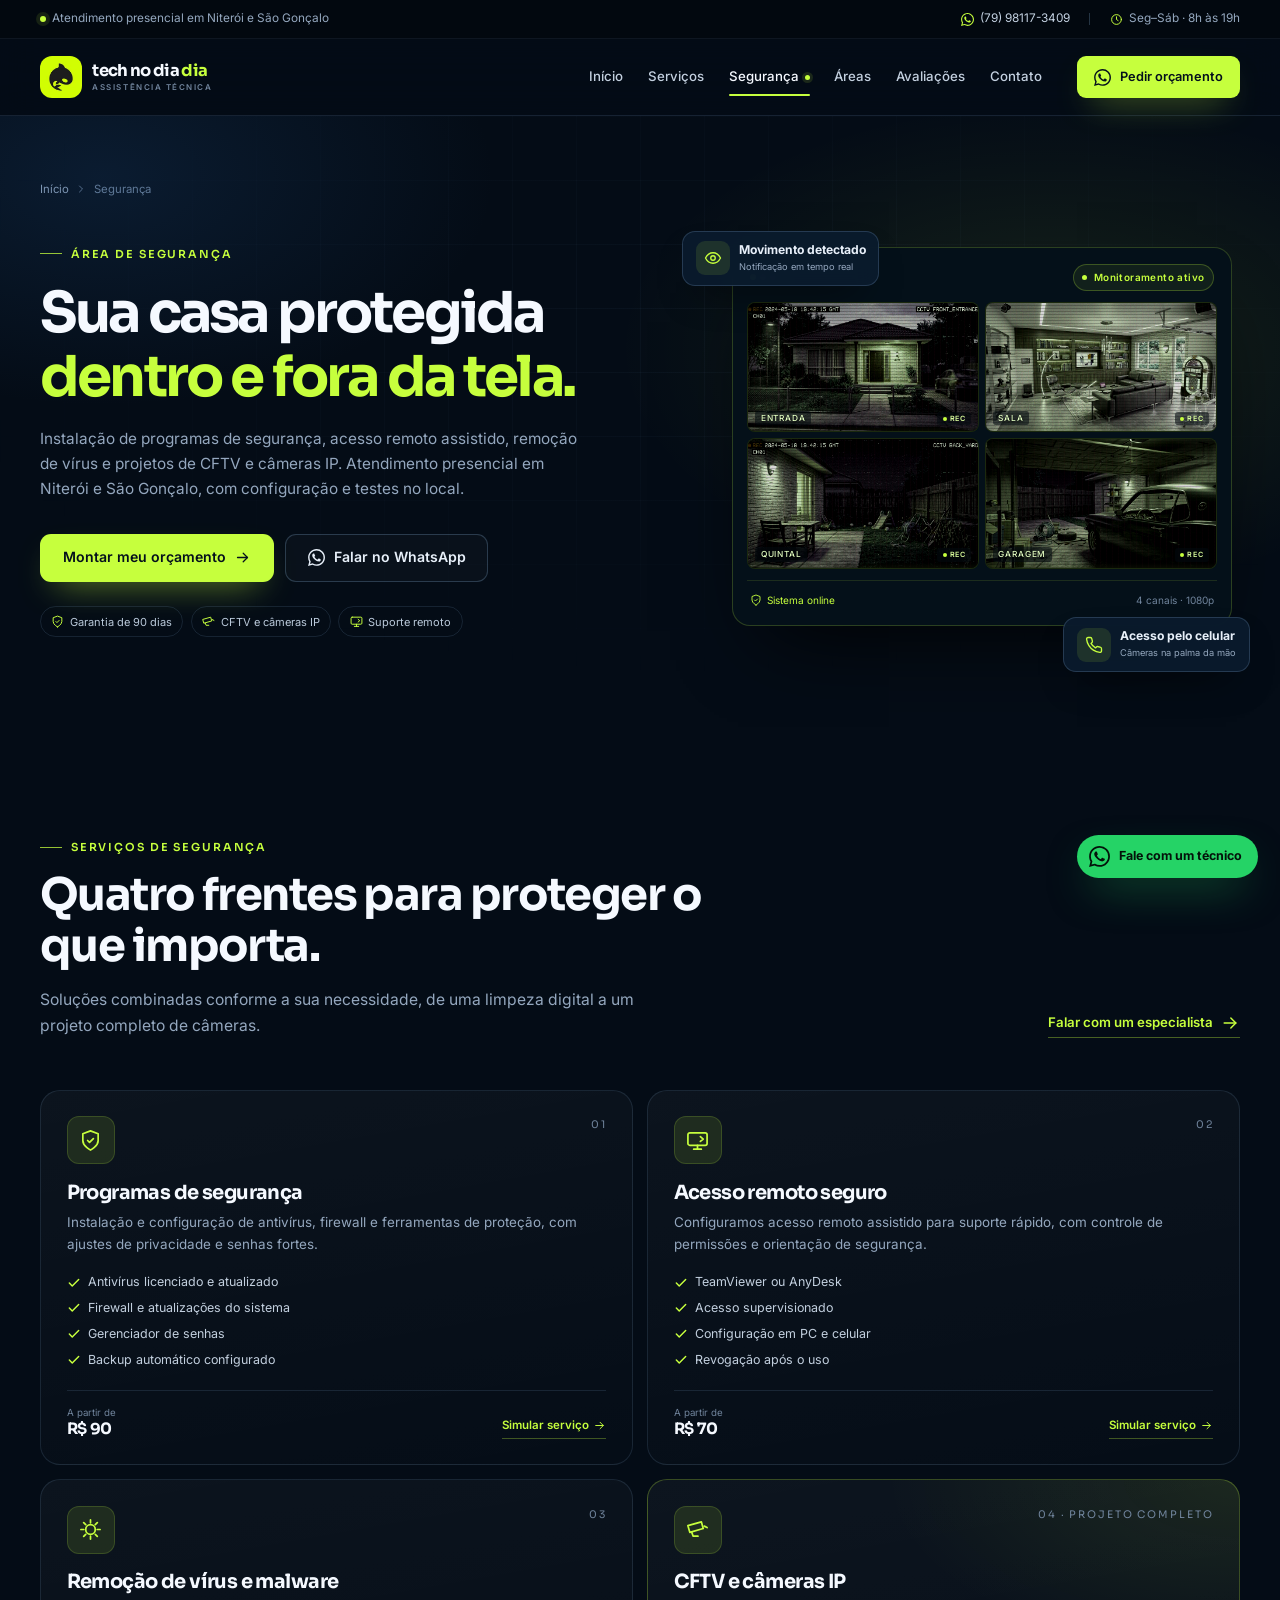
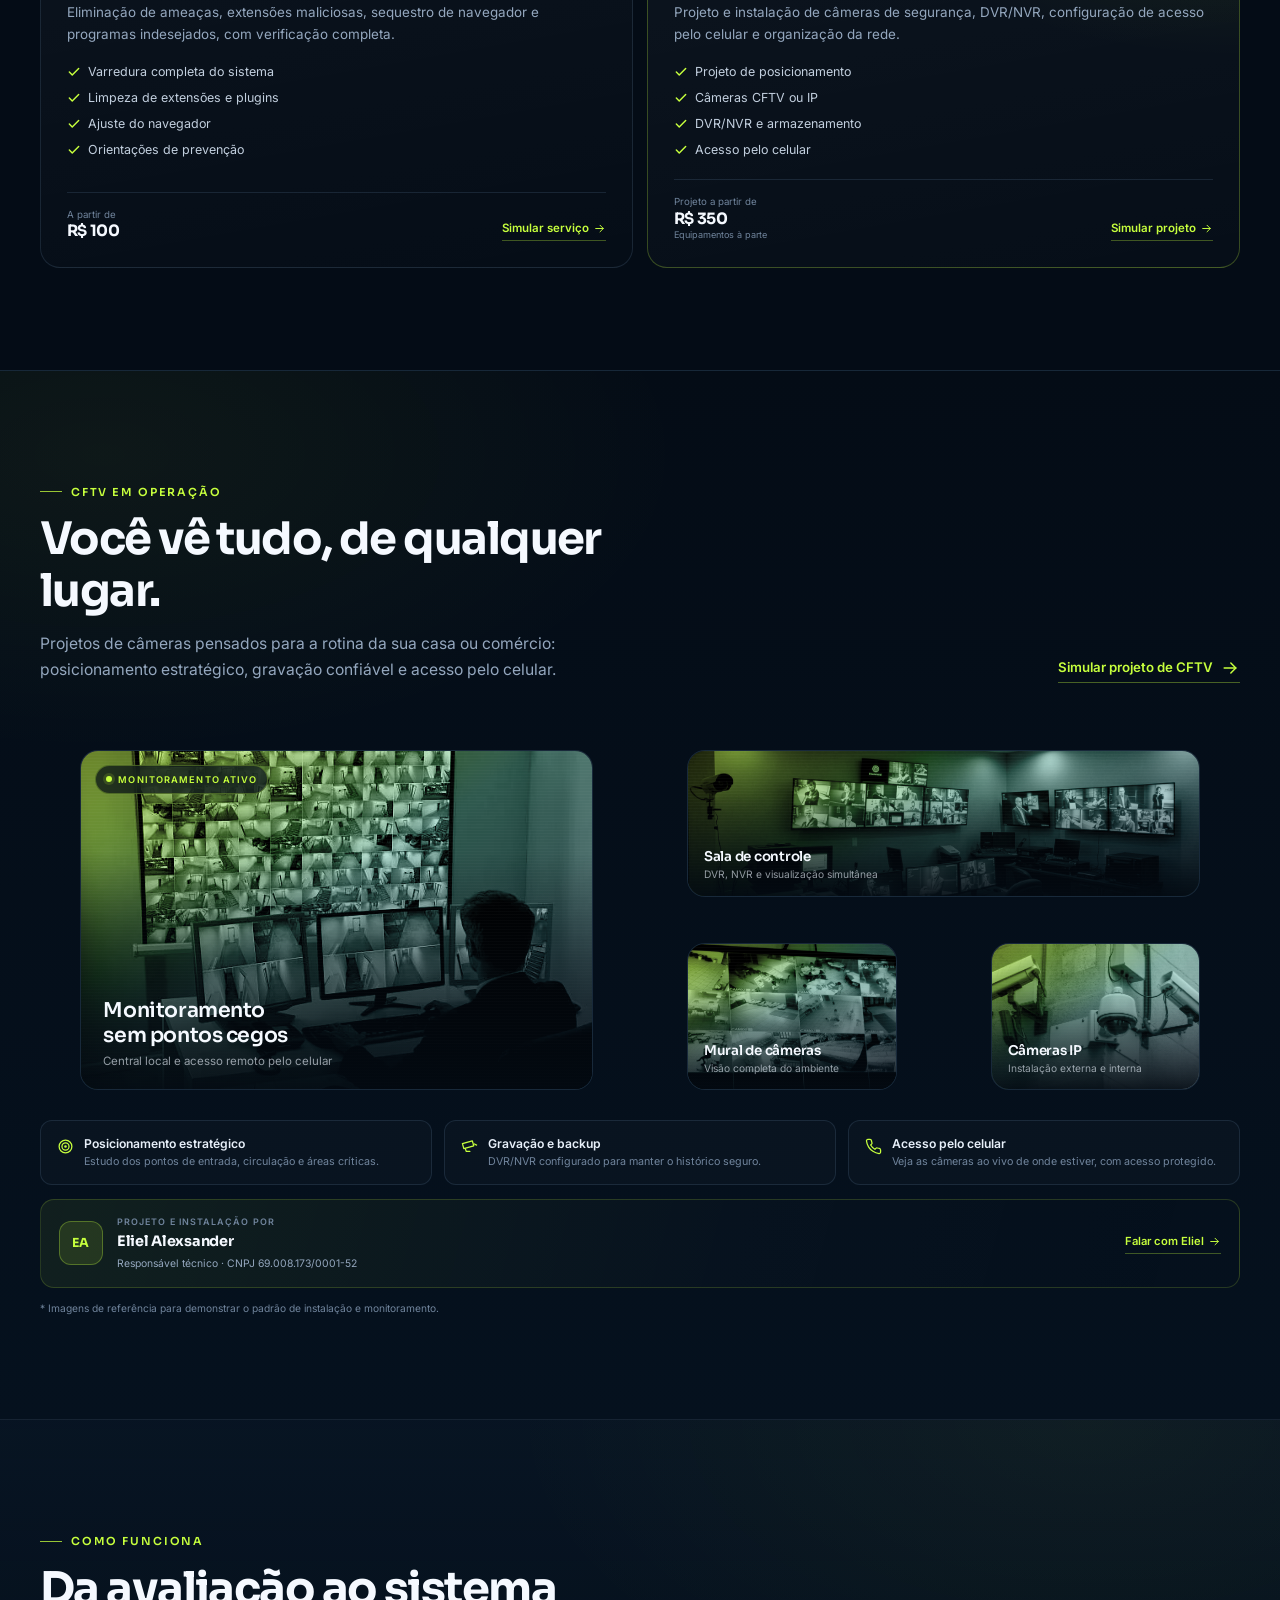
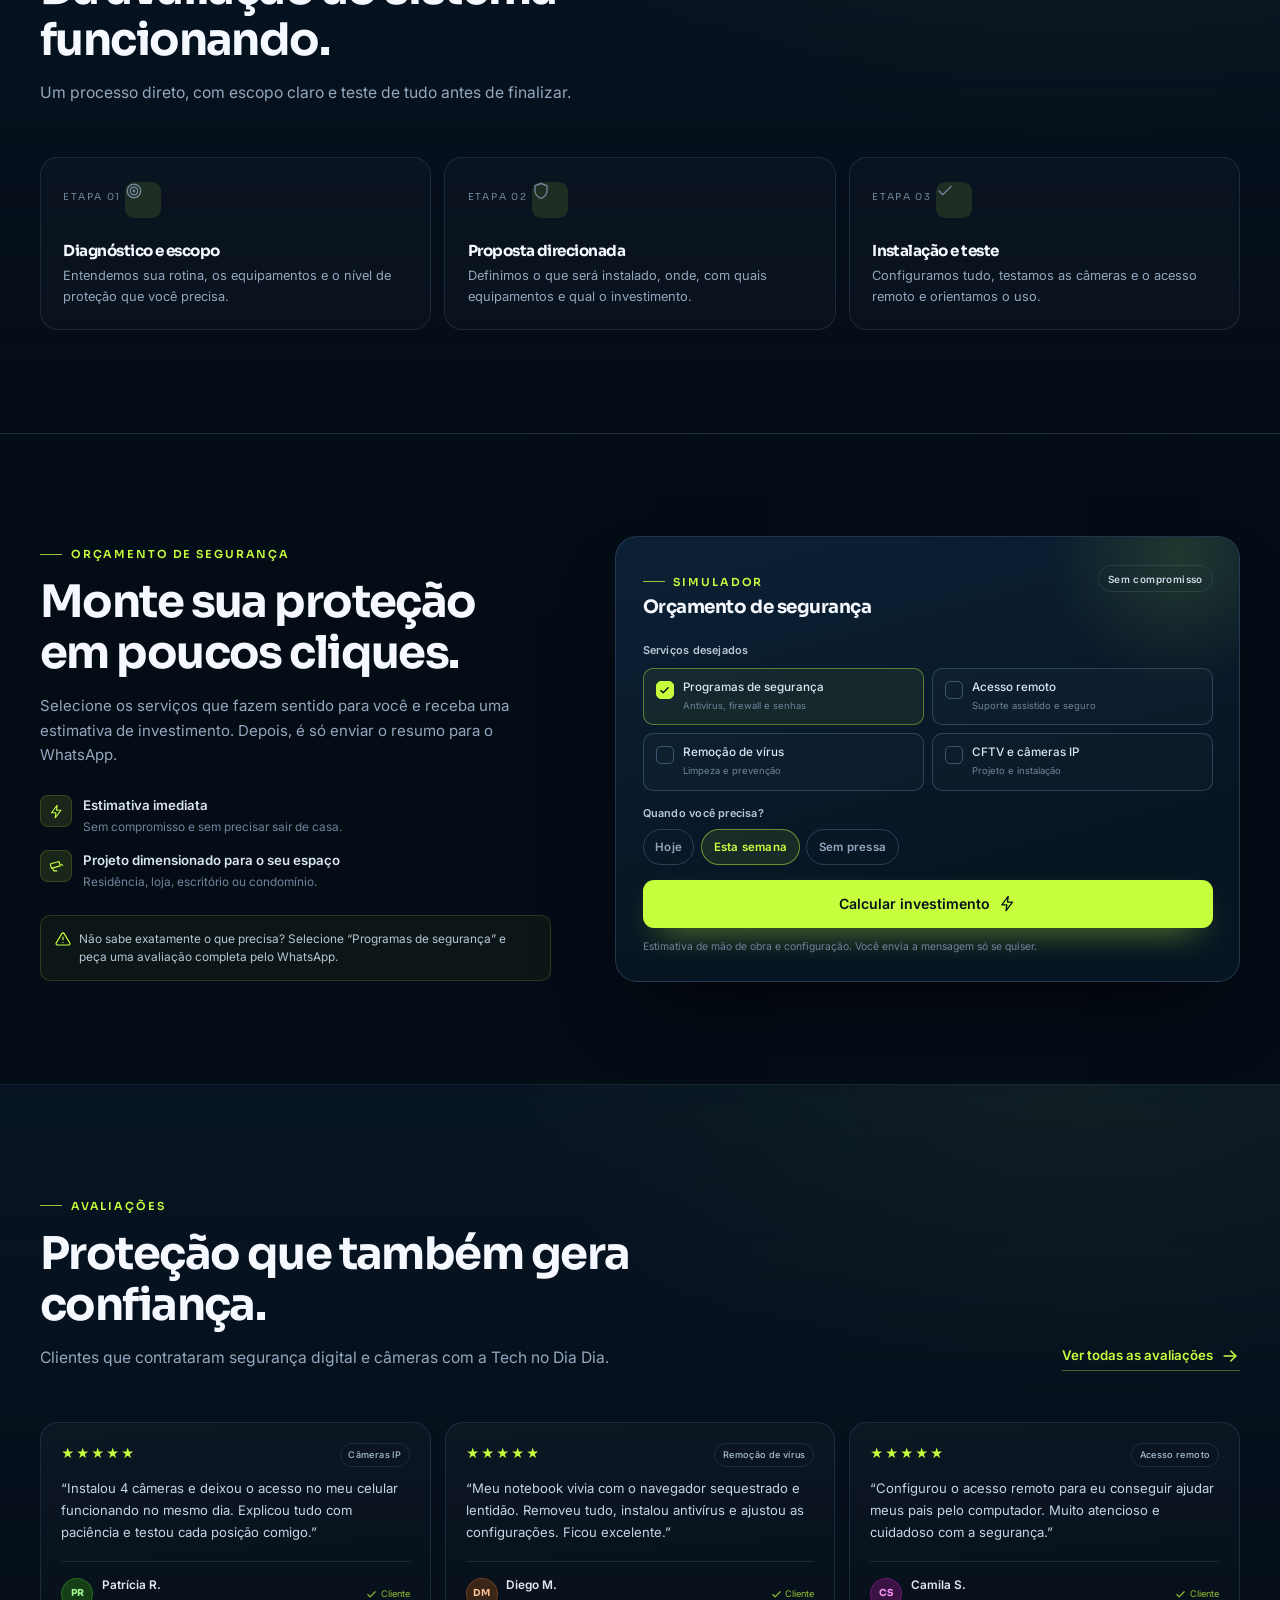
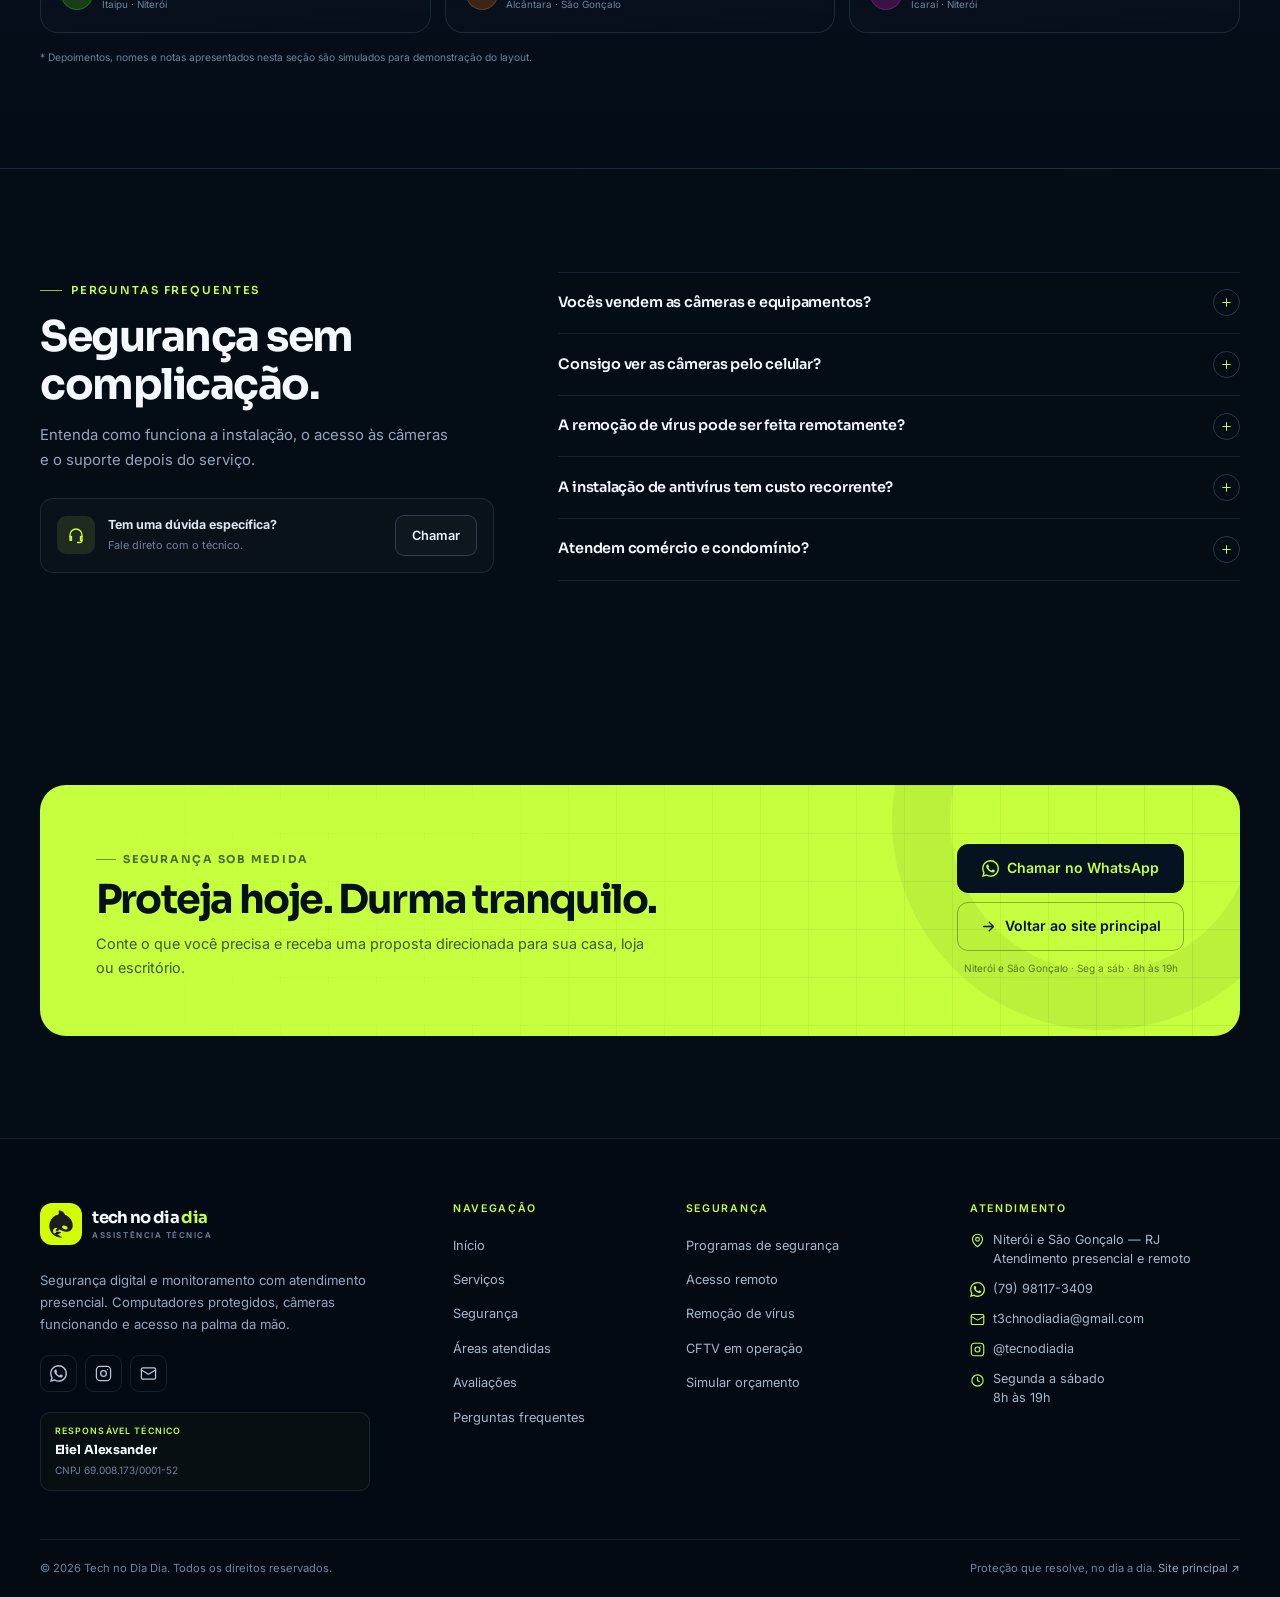
<file: tech-no-dia-dia/seguranca.html>
<!DOCTYPE html>
<html lang="pt-BR">
<head>
  <meta charset="UTF-8">
  <meta name="viewport" content="width=device-width, initial-scale=1.0">
  <title>Segurança digital e CFTV | Tech no Dia Dia</title>
  <meta name="description" content="Instalação de programas de segurança, acesso remoto seguro, remoção de vírus e instalação de câmeras CFTV e IP em Niterói e São Gonçalo. Orçamento sem compromisso.">
  <meta name="theme-color" content="#040c16">
  <meta property="og:title" content="Segurança digital e CFTV | Tech no Dia Dia">
  <meta property="og:description" content="Proteção digital e monitoramento para sua casa ou empresa em Niterói e São Gonçalo.">
  <meta property="og:type" content="website">
  <meta property="og:locale" content="pt_BR">
  <link rel="icon" type="image/png" sizes="64x64" href="assets/img/favicon.png">
  <link rel="apple-touch-icon" href="assets/img/apple-touch-icon.png">
  <link rel="preconnect" href="https://fonts.googleapis.com">
  <link rel="preconnect" href="https://fonts.gstatic.com" crossorigin>
  <link href="https://fonts.googleapis.com/css2?family=Inter:wght@400;500;600;700&family=Sora:wght@400;500;600;700;800&display=swap" rel="stylesheet">
  <link rel="stylesheet" href="assets/css/styles.css">
  <script>document.documentElement.classList.add("js");</script>
</head>
<body>
  <a class="skip-link" href="#conteudo">Pular para o conteúdo</a>

  <!-- Sprite de ícones -->
  <svg xmlns="http://www.w3.org/2000/svg" style="display:none" aria-hidden="true">
    <symbol id="i-arrow-right" viewBox="0 0 24 24"><path d="M5 12h14"/><path d="M13 6l6 6-6 6"/></symbol>
    <symbol id="i-arrow-up-right" viewBox="0 0 24 24"><path d="M7 17 17 7"/><path d="M8 7h9v9"/></symbol>
    <symbol id="i-check" viewBox="0 0 24 24"><path d="M20 6 9 17l-5-5"/></symbol>
    <symbol id="i-plus" viewBox="0 0 24 24"><path d="M12 5v14M5 12h14"/></symbol>
    <symbol id="i-clock" viewBox="0 0 24 24"><circle cx="12" cy="12" r="9"/><path d="M12 7v5l3 2"/></symbol>
    <symbol id="i-pin" viewBox="0 0 24 24"><path d="M20 10c0 6-8 12-8 12s-8-6-8-12a8 8 0 0 1 16 0z"/><circle cx="12" cy="10" r="3"/></symbol>
    <symbol id="i-phone" viewBox="0 0 24 24"><path d="M22 16.9v3a2 2 0 0 1-2.2 2 19.8 19.8 0 0 1-8.6-3.1 19.5 19.5 0 0 1-6-6A19.8 19.8 0 0 1 2.1 4.2 2 2 0 0 1 4.1 2h3a2 2 0 0 1 2 1.7c.1 1 .4 1.9.7 2.8a2 2 0 0 1-.5 2.1L8 9.9a16 16 0 0 0 6 6l1.3-1.3a2 2 0 0 1 2.1-.5c.9.3 1.8.6 2.8.7a2 2 0 0 1 1.7 2z"/></symbol>
    <symbol id="i-mail" viewBox="0 0 24 24"><rect x="2" y="4" width="20" height="16" rx="2"/><path d="m2 7 10 6 10-6"/></symbol>
    <symbol id="i-whatsapp" viewBox="0 0 24 24"><path fill="currentColor" stroke="none" d="M17.47 14.38c-.3-.15-1.76-.87-2.03-.97-.27-.1-.47-.15-.67.15-.2.3-.77.97-.94 1.16-.17.2-.35.22-.64.08-.3-.15-1.26-.47-2.4-1.48-.88-.79-1.48-1.76-1.65-2.06-.17-.3-.02-.46.13-.6.13-.14.3-.35.45-.52.15-.18.2-.3.3-.5.1-.2.05-.37-.03-.52-.07-.15-.67-1.61-.92-2.21-.24-.58-.49-.5-.67-.51-.17-.01-.37-.01-.57-.01-.2 0-.52.07-.8.37-.27.3-1.04 1.02-1.04 2.48 0 1.46 1.07 2.88 1.22 3.08.15.2 2.1 3.2 5.08 4.49.7.3 1.26.49 1.69.62.71.23 1.36.2 1.87.12.57-.09 1.76-.72 2-1.41.25-.7.25-1.29.18-1.42-.08-.12-.28-.2-.57-.35m-5.42 7.4h-.01a9.87 9.87 0 0 1-5.03-1.38l-.36-.21-3.74.98 1-3.65-.24-.37a9.86 9.86 0 0 1-1.51-5.26c0-5.45 4.44-9.89 9.89-9.89 2.64 0 5.12 1.03 6.99 2.9a9.82 9.82 0 0 1 2.89 6.99c0 5.45-4.44 9.89-9.88 9.89m8.41-18.3A11.82 11.82 0 0 0 12.05 0C5.5 0 .16 5.34.16 11.89c0 2.1.55 4.14 1.59 5.95L.06 24l6.3-1.65a11.88 11.88 0 0 0 5.69 1.45h.01c6.55 0 11.89-5.34 11.89-11.89 0-3.18-1.24-6.17-3.48-8.42z"/></symbol>
    <symbol id="i-instagram" viewBox="0 0 24 24"><rect x="2" y="2" width="20" height="20" rx="5"/><circle cx="12" cy="12" r="4"/><path d="M17.5 6.5h.01"/></symbol>
    <symbol id="i-shield" viewBox="0 0 24 24"><path d="M12 22s8-4 8-10V5l-8-3-8 3v7c0 6 8 10 8 10z"/></symbol>
    <symbol id="i-shield-check" viewBox="0 0 24 24"><path d="M12 22s8-4 8-10V5l-8-3-8 3v7c0 6 8 10 8 10z"/><path d="m9 12 2 2 4-4"/></symbol>
    <symbol id="i-monitor" viewBox="0 0 24 24"><rect x="2" y="3" width="20" height="14" rx="2"/><path d="M8 21h8M12 17v4"/></symbol>
    <symbol id="i-laptop" viewBox="0 0 24 24"><path d="M4 5h16v11H4z"/><path d="M2 19h20"/></symbol>
    <symbol id="i-wrench" viewBox="0 0 24 24"><path d="M14.7 6.3a4 4 0 0 0-5.4 5.4L3 18l3 3 6.3-6.3a4 4 0 0 0 5.4-5.4l-2.6 2.6-2.4-.6-.6-2.4 2.6-2.6z"/></symbol>
    <symbol id="i-refresh" viewBox="0 0 24 24"><path d="M21 12a9 9 0 0 1-15.5 6.2L3 16"/><path d="M3 21v-5h5"/><path d="M3 12a9 9 0 0 1 15.5-6.2L21 8"/><path d="M21 3v5h-5"/></symbol>
    <symbol id="i-drive" viewBox="0 0 24 24"><rect x="2" y="7" width="20" height="10" rx="2"/><path d="M6 12h.01M10 12h.01M16 12h4"/></symbol>
    <symbol id="i-virus" viewBox="0 0 24 24"><circle cx="12" cy="12" r="5"/><path d="M12 2v3M12 19v3M2 12h3M19 12h3M4.9 4.9 7 7M17 17l2.1 2.1M19.1 4.9 17 7M7 17l-2.1 2.1"/></symbol>
    <symbol id="i-wifi" viewBox="0 0 24 24"><path d="M5 12.5a10 10 0 0 1 14 0"/><path d="M8.5 16a5 5 0 0 1 7 0"/><path d="M12 20h.01"/></symbol>
    <symbol id="i-printer" viewBox="0 0 24 24"><path d="M6 9V3h12v6"/><rect x="3" y="9" width="18" height="8" rx="2"/><path d="M6 17h12v4H6z"/></symbol>
    <symbol id="i-database" viewBox="0 0 24 24"><ellipse cx="12" cy="5" rx="8" ry="3"/><path d="M4 5v6c0 1.7 3.6 3 8 3s8-1.3 8-3V5"/><path d="M4 11v6c0 1.7 3.6 3 8 3s8-1.3 8-3v-6"/></symbol>
    <symbol id="i-cpu" viewBox="0 0 24 24"><rect x="4" y="4" width="16" height="16" rx="2"/><rect x="9" y="9" width="6" height="6"/><path d="M9 1v3M15 1v3M9 20v3M15 20v3M1 9h3M1 15h3M20 9h3M20 15h3"/></symbol>
    <symbol id="i-camera" viewBox="0 0 24 24"><path d="M2 8 16 4l2 7L4 15z"/><path d="M6 15l1.5 4h5"/><path d="M19 8.5 22 10"/></symbol>
    <symbol id="i-lock" viewBox="0 0 24 24"><rect x="4" y="10" width="16" height="11" rx="2"/><path d="M8 10V7a4 4 0 0 1 8 0v3"/><path d="M12 14v3"/></symbol>
    <symbol id="i-remote" viewBox="0 0 24 24"><rect x="2" y="4" width="20" height="13" rx="2"/><path d="M8 21h8M12 17v4"/><path d="m15 8 3 2.5-3 2.5"/></symbol>
    <symbol id="i-bolt" viewBox="0 0 24 24"><path d="M13 2 4 14h7l-1 8 9-12h-7l1-8z"/></symbol>
    <symbol id="i-target" viewBox="0 0 24 24"><circle cx="12" cy="12" r="9"/><circle cx="12" cy="12" r="5"/><circle cx="12" cy="12" r="1"/></symbol>
    <symbol id="i-home" viewBox="0 0 24 24"><path d="M3 10.5 12 3l9 7.5"/><path d="M5 9.5V21h14V9.5"/><path d="M9 21v-6h6v6"/></symbol>
    <symbol id="i-key" viewBox="0 0 24 24"><circle cx="7.5" cy="15.5" r="4.5"/><path d="M10.5 12.5 21 2M16 7l3 3M19 4l3 3"/></symbol>
    <symbol id="i-eye" viewBox="0 0 24 24"><path d="M2 12s3.5-7 10-7 10 7 10 7-3.5 7-10 7-10-7-10-7z"/><circle cx="12" cy="12" r="3"/></symbol>
    <symbol id="i-server" viewBox="0 0 24 24"><rect x="2" y="3" width="20" height="8" rx="2"/><rect x="2" y="13" width="20" height="8" rx="2"/><path d="M6 7h.01M6 17h.01"/></symbol>
    <symbol id="i-headset" viewBox="0 0 24 24"><path d="M4 14v-2a8 8 0 0 1 16 0v2"/><path d="M4 14h2v5H4zM18 14h2v5h-2z"/><path d="M20 19a3 3 0 0 1-3 3h-3"/></symbol>
    <symbol id="i-sparkles" viewBox="0 0 24 24"><path d="M12 3l1.8 4.2L18 9l-4.2 1.8L12 15l-1.8-4.2L6 9l4.2-1.8z"/><path d="M19 15l.9 2.1L22 18l-2.1.9L19 21l-.9-2.1L16 18l2.1-.9z"/></symbol>
    <symbol id="i-alert" viewBox="0 0 24 24"><path d="M10.3 3.9 1.8 18a2 2 0 0 0 1.7 3h17a2 2 0 0 0 1.7-3L13.7 3.9a2 2 0 0 0-3.4 0z"/><path d="M12 9v4M12 17h.01"/></symbol>
    <symbol id="i-chevron-right" viewBox="0 0 24 24"><path d="m9 18 6-6-6-6"/></symbol>
  </svg>

  <div class="topbar">
    <div class="container topbar__inner">
      <p><span class="status-dot"></span> Atendimento presencial em Niterói e São Gonçalo</p>
      <div class="topbar__links">
        <a href="https://wa.me/5579981173409?text=Ol%C3%A1!%20Vim%20pela%20%C3%A1rea%20de%20seguran%C3%A7a%20da%20Tech%20no%20Dia%20Dia." target="_blank" rel="noopener">
          <svg class="icon" aria-hidden="true"><use href="#i-whatsapp"></use></svg>
          (79) 98117-3409
        </a>
        <span class="topbar__divider" aria-hidden="true"></span>
        <span>
          <svg class="icon" aria-hidden="true"><use href="#i-clock"></use></svg>
          Seg–Sáb · 8h às 19h
        </span>
      </div>
    </div>
  </div>

  <header class="site-header" id="siteHeader">
    <div class="container header__inner">
      <a href="index.html" class="brand" aria-label="Tech no Dia Dia — página inicial">
        <span class="brand__mark" aria-hidden="true">
          <img src="assets/img/logo-tech.png" alt="" width="44" height="44" decoding="async">
        </span>
        <span class="brand__text"><span class="brand__name">tech no dia <span>dia</span></span><small>assistência técnica</small></span>
      </a>

      <nav class="nav" id="nav" aria-label="Navegação principal">
        <a href="index.html" class="nav__link">Início</a>
        <a href="index.html#servicos" class="nav__link">Serviços</a>
        <a href="seguranca.html" class="nav__link nav__link--secure is-active" aria-current="page">
          Segurança <span class="nav__dot" aria-hidden="true"></span>
        </a>
        <a href="index.html#areas" class="nav__link">Áreas</a>
        <a href="index.html#avaliacoes" class="nav__link">Avaliações</a>
        <a href="index.html#contato" class="nav__link">Contato</a>
        <a href="https://wa.me/5579981173409?text=Ol%C3%A1!%20Vim%20pela%20%C3%A1rea%20de%20seguran%C3%A7a%20da%20Tech%20no%20Dia%20Dia%20e%20quero%20um%20or%C3%A7amento." class="btn btn--lime nav__cta" target="_blank" rel="noopener">
          <svg class="icon" aria-hidden="true"><use href="#i-whatsapp"></use></svg>
          Pedir orçamento
        </a>
      </nav>

      <a href="https://wa.me/5579981173409?text=Ol%C3%A1!%20Vim%20pela%20%C3%A1rea%20de%20seguran%C3%A7a%20da%20Tech%20no%20Dia%20Dia%20e%20quero%20um%20or%C3%A7amento." class="btn btn--lime btn--sm header__cta" target="_blank" rel="noopener">
        <svg class="icon" aria-hidden="true"><use href="#i-whatsapp"></use></svg>
        Pedir orçamento
      </a>

      <button class="nav-toggle" id="navToggle" type="button" aria-label="Abrir menu" aria-expanded="false" aria-controls="nav">
        <span></span>
        <span></span>
        <span></span>
      </button>
    </div>
  </header>

  <main id="conteudo">
    <!-- ================= HERO SEGURANÇA ================= -->
    <section class="sec-hero" id="inicio">
      <div class="container">
        <div class="breadcrumb">
          <a href="index.html">Início</a>
          <svg class="icon" aria-hidden="true"><use href="#i-chevron-right"></use></svg>
          <span>Segurança</span>
        </div>

        <div class="sec-hero__grid">
          <div>
            <span class="eyebrow">Área de segurança</span>
            <h1>Sua casa protegida <span class="hl">dentro e fora da tela.</span></h1>
            <p class="sec-hero__lead">
              Instalação de programas de segurança, acesso remoto assistido, remoção de vírus
              e projetos de CFTV e câmeras IP. Atendimento presencial em Niterói e São Gonçalo,
              com configuração e testes no local.
            </p>

            <div class="hero__actions">
              <a href="#simulador" class="btn btn--lime">
                Montar meu orçamento
                <svg class="icon" aria-hidden="true"><use href="#i-arrow-right"></use></svg>
              </a>
              <a href="https://wa.me/5579981173409?text=Ol%C3%A1!%20Quero%20falar%20sobre%20seguran%C3%A7a%20com%20a%20Tech%20no%20Dia%20Dia." class="btn btn--outline" target="_blank" rel="noopener">
                <svg class="icon" aria-hidden="true"><use href="#i-whatsapp"></use></svg>
                Falar no WhatsApp
              </a>
            </div>

            <div class="sec-hero__tags">
              <span class="tag">
                <svg class="icon" aria-hidden="true"><use href="#i-shield-check"></use></svg>
                Garantia de 90 dias
              </span>
              <span class="tag">
                <svg class="icon" aria-hidden="true"><use href="#i-camera"></use></svg>
                CFTV e câmeras IP
              </span>
              <span class="tag">
                <svg class="icon" aria-hidden="true"><use href="#i-remote"></use></svg>
                Suporte remoto
              </span>
            </div>
          </div>

          <div class="security-visual" data-reveal>
            <div class="panel cam-panel">
              <div class="cam-panel__head">
                <div class="dots" aria-hidden="true"><span></span><span></span><span></span></div>
                <span class="chip chip--live"><i aria-hidden="true"></i> Monitoramento ativo</span>
              </div>
              <div class="cam-grid">
                <div class="cam-tile">
                  <img class="cam-tile__img" src="assets/img/cameras/entrada.jpg" alt="Visão noturna da câmera de segurança na entrada da casa" width="800" height="450" loading="lazy" decoding="async">
                  <span class="cam-tile__label">Entrada</span>
                  <span class="cam-tile__rec">REC</span>
                </div>
                <div class="cam-tile">
                  <img class="cam-tile__img" src="assets/img/cameras/sala.jpg" alt="Visão da câmera de segurança na sala" width="800" height="450" loading="lazy" decoding="async">
                  <span class="cam-tile__label">Sala</span>
                  <span class="cam-tile__rec">REC</span>
                </div>
                <div class="cam-tile">
                  <img class="cam-tile__img" src="assets/img/cameras/quintal.jpg" alt="Visão noturna da câmera de segurança no quintal" width="800" height="450" loading="lazy" decoding="async">
                  <span class="cam-tile__label">Quintal</span>
                  <span class="cam-tile__rec">REC</span>
                </div>
                <div class="cam-tile">
                  <img class="cam-tile__img" src="assets/img/cameras/garagem.jpg" alt="Visão da câmera de segurança na garagem" width="800" height="450" loading="lazy" decoding="async">
                  <span class="cam-tile__label">Garagem</span>
                  <span class="cam-tile__rec">REC</span>
                </div>
              </div>
              <div class="cam-panel__foot">
                <span>
                  <svg class="icon" aria-hidden="true"><use href="#i-shield-check"></use></svg>
                  Sistema online
                </span>
                <span>4 canais · 1080p</span>
              </div>
            </div>

            <div class="float-card float-card--motion">
              <span class="float-card__icon">
                <svg class="icon" aria-hidden="true"><use href="#i-eye"></use></svg>
              </span>
              <div class="float-card__two">
                <strong>Movimento detectado</strong>
                <small>Notificação em tempo real</small>
              </div>
            </div>

            <div class="float-card float-card--phone">
              <span class="float-card__icon">
                <svg class="icon" aria-hidden="true"><use href="#i-phone"></use></svg>
              </span>
              <div class="float-card__two">
                <strong>Acesso pelo celular</strong>
                <small>Câmeras na palma da mão</small>
              </div>
            </div>
          </div>
        </div>
      </div>
    </section>

    <!-- ================= SERVIÇOS DE SEGURANÇA ================= -->
    <section class="section" id="servicos-seguranca">
      <div class="container">
        <div class="section-head" data-reveal>
          <div class="section-head__copy">
            <span class="eyebrow">Serviços de segurança</span>
            <h2>Quatro frentes para proteger o que importa.</h2>
            <p>Soluções combinadas conforme a sua necessidade, de uma limpeza digital a um projeto completo de câmeras.</p>
          </div>
          <a href="https://wa.me/5579981173409?text=Ol%C3%A1!%20Quero%20orienta%C3%A7%C3%A3o%20sobre%20seguran%C3%A7a%20com%20a%20Tech%20no%20Dia%20Dia." class="section-head__link" target="_blank" rel="noopener">
            Falar com um especialista
            <svg class="icon" aria-hidden="true"><use href="#i-arrow-right"></use></svg>
          </a>
        </div>

        <div class="sec-services">
          <article class="sec-card" data-reveal>
            <div class="sec-card__top">
              <span class="sec-card__icon">
                <svg class="icon" aria-hidden="true"><use href="#i-shield-check"></use></svg>
              </span>
              <span class="sec-card__num">01</span>
            </div>
            <h3>Programas de segurança</h3>
            <p>Instalação e configuração de antivírus, firewall e ferramentas de proteção, com ajustes de privacidade e senhas fortes.</p>
            <ul class="check-list">
              <li><svg class="icon" aria-hidden="true"><use href="#i-check"></use></svg> Antivírus licenciado e atualizado</li>
              <li><svg class="icon" aria-hidden="true"><use href="#i-check"></use></svg> Firewall e atualizações do sistema</li>
              <li><svg class="icon" aria-hidden="true"><use href="#i-check"></use></svg> Gerenciador de senhas</li>
              <li><svg class="icon" aria-hidden="true"><use href="#i-check"></use></svg> Backup automático configurado</li>
            </ul>
            <div class="sec-card__foot">
              <div class="sec-card__price">
                A partir de
                <strong>R$ 90</strong>
              </div>
              <a href="#simulador" class="sec-card__link" data-sec="seguranca">
                Simular serviço
                <svg class="icon" aria-hidden="true"><use href="#i-arrow-right"></use></svg>
              </a>
            </div>
          </article>

          <article class="sec-card" data-reveal style="--d:.05s">
            <div class="sec-card__top">
              <span class="sec-card__icon">
                <svg class="icon" aria-hidden="true"><use href="#i-remote"></use></svg>
              </span>
              <span class="sec-card__num">02</span>
            </div>
            <h3>Acesso remoto seguro</h3>
            <p>Configuramos acesso remoto assistido para suporte rápido, com controle de permissões e orientação de segurança.</p>
            <ul class="check-list">
              <li><svg class="icon" aria-hidden="true"><use href="#i-check"></use></svg> TeamViewer ou AnyDesk</li>
              <li><svg class="icon" aria-hidden="true"><use href="#i-check"></use></svg> Acesso supervisionado</li>
              <li><svg class="icon" aria-hidden="true"><use href="#i-check"></use></svg> Configuração em PC e celular</li>
              <li><svg class="icon" aria-hidden="true"><use href="#i-check"></use></svg> Revogação após o uso</li>
            </ul>
            <div class="sec-card__foot">
              <div class="sec-card__price">
                A partir de
                <strong>R$ 70</strong>
              </div>
              <a href="#simulador" class="sec-card__link" data-sec="remoto">
                Simular serviço
                <svg class="icon" aria-hidden="true"><use href="#i-arrow-right"></use></svg>
              </a>
            </div>
          </article>

          <article class="sec-card" data-reveal style="--d:.1s">
            <div class="sec-card__top">
              <span class="sec-card__icon">
                <svg class="icon" aria-hidden="true"><use href="#i-virus"></use></svg>
              </span>
              <span class="sec-card__num">03</span>
            </div>
            <h3>Remoção de vírus e malware</h3>
            <p>Eliminação de ameaças, extensões maliciosas, sequestro de navegador e programas indesejados, com verificação completa.</p>
            <ul class="check-list">
              <li><svg class="icon" aria-hidden="true"><use href="#i-check"></use></svg> Varredura completa do sistema</li>
              <li><svg class="icon" aria-hidden="true"><use href="#i-check"></use></svg> Limpeza de extensões e plugins</li>
              <li><svg class="icon" aria-hidden="true"><use href="#i-check"></use></svg> Ajuste do navegador</li>
              <li><svg class="icon" aria-hidden="true"><use href="#i-check"></use></svg> Orientações de prevenção</li>
            </ul>
            <div class="sec-card__foot">
              <div class="sec-card__price">
                A partir de
                <strong>R$ 100</strong>
              </div>
              <a href="#simulador" class="sec-card__link" data-sec="virus">
                Simular serviço
                <svg class="icon" aria-hidden="true"><use href="#i-arrow-right"></use></svg>
              </a>
            </div>
          </article>

          <article class="sec-card sec-card--featured" data-reveal style="--d:.15s">
            <div class="sec-card__top">
              <span class="sec-card__icon">
                <svg class="icon" aria-hidden="true"><use href="#i-camera"></use></svg>
              </span>
              <span class="sec-card__num">04 · PROJETO COMPLETO</span>
            </div>
            <h3>CFTV e câmeras IP</h3>
            <p>Projeto e instalação de câmeras de segurança, DVR/NVR, configuração de acesso pelo celular e organização da rede.</p>
            <ul class="check-list">
              <li><svg class="icon" aria-hidden="true"><use href="#i-check"></use></svg> Projeto de posicionamento</li>
              <li><svg class="icon" aria-hidden="true"><use href="#i-check"></use></svg> Câmeras CFTV ou IP</li>
              <li><svg class="icon" aria-hidden="true"><use href="#i-check"></use></svg> DVR/NVR e armazenamento</li>
              <li><svg class="icon" aria-hidden="true"><use href="#i-check"></use></svg> Acesso pelo celular</li>
            </ul>
            <div class="sec-card__foot">
              <div class="sec-card__price">
                Projeto a partir de
                <strong>R$ 350</strong>
                <small>Equipamentos à parte</small>
              </div>
              <a href="#simulador" class="sec-card__link" data-sec="cameras">
                Simular projeto
                <svg class="icon" aria-hidden="true"><use href="#i-arrow-right"></use></svg>
              </a>
            </div>
          </article>
        </div>
      </div>
    </section>

    <!-- ================= CFTV EM OPERAÇÃO ================= -->
    <section class="section cftv-showcase" id="cftv">
      <div class="container">
        <div class="section-head" data-reveal>
          <div class="section-head__copy">
            <span class="eyebrow">CFTV em operação</span>
            <h2>Você vê tudo, de qualquer lugar.</h2>
            <p>Projetos de câmeras pensados para a rotina da sua casa ou comércio: posicionamento estratégico, gravação confiável e acesso pelo celular.</p>
          </div>
          <a href="#simulador" class="section-head__link">
            Simular projeto de CFTV
            <svg class="icon" aria-hidden="true"><use href="#i-arrow-right"></use></svg>
          </a>
        </div>

        <div class="cftv-gallery" data-reveal>
          <figure class="cftv-tile cftv-tile--monitoramento">
            <img src="assets/img/cftv-monitoramento.webp" alt="Técnico acompanhando várias câmeras em uma central de monitoramento" width="600" height="400" loading="lazy" decoding="async">
            <span class="cftv-tile__badge">Monitoramento ativo</span>
            <figcaption class="cftv-tile__caption">
              <strong>Monitoramento sem pontos cegos</strong>
              <small>Central local e acesso remoto pelo celular</small>
            </figcaption>
          </figure>

          <figure class="cftv-tile cftv-tile--controle">
            <img src="assets/img/cftv-controle.jpg" alt="Sala de controle com telas e gravadores de CFTV" width="1424" height="750" loading="lazy" decoding="async">
            <figcaption class="cftv-tile__caption">
              <strong>Sala de controle</strong>
              <small>DVR, NVR e visualização simultânea</small>
            </figcaption>
          </figure>

          <figure class="cftv-tile cftv-tile--mural">
            <img src="assets/img/cftv-mural.jpg" alt="Mural com imagens de várias câmeras de segurança" width="915" height="501" loading="lazy" decoding="async">
            <figcaption class="cftv-tile__caption">
              <strong>Mural de câmeras</strong>
              <small>Visão completa do ambiente</small>
            </figcaption>
          </figure>

          <figure class="cftv-tile cftv-tile--cameras">
            <img src="assets/img/cftv-cameras.jpg" alt="Câmeras de segurança instaladas em uma parede externa" width="1200" height="630" loading="lazy" decoding="async">
            <figcaption class="cftv-tile__caption">
              <strong>Câmeras IP</strong>
              <small>Instalação externa e interna</small>
            </figcaption>
          </figure>
        </div>

        <div class="cftv-highlights" data-reveal>
          <div class="cftv-highlight">
            <svg class="icon" aria-hidden="true"><use href="#i-target"></use></svg>
            <div>
              <strong>Posicionamento estratégico</strong>
              <span>Estudo dos pontos de entrada, circulação e áreas críticas.</span>
            </div>
          </div>
          <div class="cftv-highlight">
            <svg class="icon" aria-hidden="true"><use href="#i-camera"></use></svg>
            <div>
              <strong>Gravação e backup</strong>
              <span>DVR/NVR configurado para manter o histórico seguro.</span>
            </div>
          </div>
          <div class="cftv-highlight">
            <svg class="icon" aria-hidden="true"><use href="#i-phone"></use></svg>
            <div>
              <strong>Acesso pelo celular</strong>
              <span>Veja as câmeras ao vivo de onde estiver, com acesso protegido.</span>
            </div>
          </div>
        </div>

        <div class="tech-sign" data-reveal>
          <span class="tech-sign__avatar" aria-hidden="true">EA</span>
          <div class="tech-sign__copy">
            <span>Projeto e instalação por</span>
            <strong>Eliel Alexsander</strong>
            <small>Responsável técnico · CNPJ 69.008.173/0001-52</small>
          </div>
          <a href="https://wa.me/5579981173409?text=Ol%C3%A1!%20Quero%20falar%20com%20o%20Eliel%20sobre%20um%20projeto%20de%20CFTV." class="tech-sign__link" target="_blank" rel="noopener">
            Falar com Eliel
            <svg class="icon" aria-hidden="true"><use href="#i-arrow-right"></use></svg>
          </a>
        </div>

        <p class="cftv-note">* Imagens de referência para demonstrar o padrão de instalação e monitoramento.</p>
      </div>
    </section>

    <!-- ================= COMO FUNCIONA ================= -->
    <section class="section section--tint" id="como-funciona">
      <div class="container">
        <div class="section-head" data-reveal>
          <div class="section-head__copy">
            <span class="eyebrow">Como funciona</span>
            <h2>Da avaliação ao sistema funcionando.</h2>
            <p>Um processo direto, com escopo claro e teste de tudo antes de finalizar.</p>
          </div>
        </div>

        <div class="process">
          <article class="process__item" data-reveal>
            <span>ETAPA 01</span>
            <span class="process__icon">
              <svg class="icon" aria-hidden="true"><use href="#i-target"></use></svg>
            </span>
            <h3>Diagnóstico e escopo</h3>
            <p>Entendemos sua rotina, os equipamentos e o nível de proteção que você precisa.</p>
          </article>

          <article class="process__item" data-reveal style="--d:.06s">
            <span>ETAPA 02</span>
            <span class="process__icon">
              <svg class="icon" aria-hidden="true"><use href="#i-shield"></use></svg>
            </span>
            <h3>Proposta direcionada</h3>
            <p>Definimos o que será instalado, onde, com quais equipamentos e qual o investimento.</p>
          </article>

          <article class="process__item" data-reveal style="--d:.12s">
            <span>ETAPA 03</span>
            <span class="process__icon">
              <svg class="icon" aria-hidden="true"><use href="#i-check"></use></svg>
            </span>
            <h3>Instalação e teste</h3>
            <p>Configuramos tudo, testamos as câmeras e o acesso remoto e orientamos o uso.</p>
          </article>
        </div>
      </div>
    </section>

    <!-- ================= SIMULADOR DE SEGURANÇA ================= -->
    <section class="section" id="simulador">
      <div class="container">
        <div class="sec-calc">
          <div data-reveal>
            <span class="eyebrow">Orçamento de segurança</span>
            <h2>Monte sua proteção em poucos cliques.</h2>
            <p class="sec-calc__lead">
              Selecione os serviços que fazem sentido para você e receba uma estimativa de
              investimento. Depois, é só enviar o resumo para o WhatsApp.
            </p>

            <ul class="benefit-list">
              <li>
                <span class="benefit-list__icon">
                  <svg class="icon" aria-hidden="true"><use href="#i-bolt"></use></svg>
                </span>
                <div>
                  <strong>Estimativa imediata</strong>
                  <small>Sem compromisso e sem precisar sair de casa.</small>
                </div>
              </li>
              <li>
                <span class="benefit-list__icon">
                  <svg class="icon" aria-hidden="true"><use href="#i-camera"></use></svg>
                </span>
                <div>
                  <strong>Projeto dimensionado para o seu espaço</strong>
                  <small>Residência, loja, escritório ou condomínio.</small>
                </div>
              </li>
            </ul>

            <div class="sec-calc__note">
              <svg class="icon" aria-hidden="true"><use href="#i-alert"></use></svg>
              <span>Não sabe exatamente o que precisa? Selecione “Programas de segurança” e peça uma avaliação completa pelo WhatsApp.</span>
            </div>
          </div>

          <div class="sim-card" data-reveal style="--d:.08s">
            <div class="sim-card__head">
              <div>
                <span class="eyebrow">Simulador</span>
                <h3>Orçamento de segurança</h3>
              </div>
              <span class="chip">Sem compromisso</span>
            </div>

            <form id="secForm" novalidate>
              <span class="field__label">Serviços desejados</span>
              <div class="service-picks" style="margin-top:.4rem">
                <label class="check-option">
                  <input type="checkbox" name="secService" value="seguranca" checked>
                  <span class="check-option__box" aria-hidden="true">
                    <svg class="icon"><use href="#i-check"></use></svg>
                  </span>
                  <span class="check-option__text">
                    <strong>Programas de segurança</strong>
                    <small>Antivírus, firewall e senhas</small>
                  </span>
                </label>

                <label class="check-option">
                  <input type="checkbox" name="secService" value="remoto">
                  <span class="check-option__box" aria-hidden="true">
                    <svg class="icon"><use href="#i-check"></use></svg>
                  </span>
                  <span class="check-option__text">
                    <strong>Acesso remoto</strong>
                    <small>Suporte assistido e seguro</small>
                  </span>
                </label>

                <label class="check-option">
                  <input type="checkbox" name="secService" value="virus">
                  <span class="check-option__box" aria-hidden="true">
                    <svg class="icon"><use href="#i-check"></use></svg>
                  </span>
                  <span class="check-option__text">
                    <strong>Remoção de vírus</strong>
                    <small>Limpeza e prevenção</small>
                  </span>
                </label>

                <label class="check-option">
                  <input type="checkbox" name="secService" value="cameras" id="secCameras">
                  <span class="check-option__box" aria-hidden="true">
                    <svg class="icon"><use href="#i-check"></use></svg>
                  </span>
                  <span class="check-option__text">
                    <strong>CFTV e câmeras IP</strong>
                    <small>Projeto e instalação</small>
                  </span>
                </label>
              </div>

              <div class="cam-options" id="camOptions" hidden>
                <div class="field">
                  <label for="camQty">Quantidade de câmeras</label>
                  <select id="camQty" name="camQty">
                    <option value="2">2 câmeras</option>
                    <option value="4" selected>4 câmeras</option>
                    <option value="6">6 câmeras</option>
                    <option value="8">8 câmeras ou mais</option>
                  </select>
                </div>
                <div class="field">
                  <label for="secProperty">Tipo de imóvel</label>
                  <select id="secProperty" name="secProperty">
                    <option value="residencia" selected>Residência</option>
                    <option value="comercio">Comércio</option>
                  </select>
                </div>
              </div>

              <div class="field field--full" style="margin-bottom:.9rem">
                <span class="field__label">Quando você precisa?</span>
                <div class="radio-pills">
                  <label class="radio-pill">
                    <input type="radio" name="secUrgency" value="hoje">
                    <span>Hoje</span>
                  </label>
                  <label class="radio-pill">
                    <input type="radio" name="secUrgency" value="semana" checked>
                    <span>Esta semana</span>
                  </label>
                  <label class="radio-pill">
                    <input type="radio" name="secUrgency" value="flexivel">
                    <span>Sem pressa</span>
                  </label>
                </div>
              </div>

              <button type="submit" class="btn btn--lime btn--block">
                Calcular investimento
                <svg class="icon" aria-hidden="true"><use href="#i-bolt"></use></svg>
              </button>
              <p class="form-alert" id="secAlert" role="alert"></p>
              <p class="form-note">Estimativa de mão de obra e configuração. Você envia a mensagem só se quiser.</p>

              <div class="estimate" id="secEstimate" hidden aria-live="polite">
                <div class="estimate__top">
                  <span>Estimativa de investimento</span>
                  <strong class="estimate__value" id="secRange">—</strong>
                </div>
                <div class="estimate__meta">
                  <span>
                    <svg class="icon" aria-hidden="true"><use href="#i-check"></use></svg>
                    Configuração e testes no local
                  </span>
                  <span>
                    <svg class="icon" aria-hidden="true"><use href="#i-check"></use></svg>
                    Garantia de 90 dias
                  </span>
                </div>
                <p class="estimate__detail" id="secDetail"></p>
                <a href="https://wa.me/5579981173409" class="btn btn--lime btn--block" id="secWa" target="_blank" rel="noopener">
                  Enviar orçamento no WhatsApp
                  <svg class="icon" aria-hidden="true"><use href="#i-whatsapp"></use></svg>
                </a>
                <p class="form-note">* Valores ilustrativos de mão de obra. Equipamentos, licenças e cabeamento são orçados à parte.</p>
              </div>
            </form>
          </div>
        </div>
      </div>
    </section>

    <!-- ================= AVALIAÇÕES ================= -->
    <section class="section section--tint" id="avaliacoes">
      <div class="container">
        <div class="section-head" data-reveal>
          <div class="section-head__copy">
            <span class="eyebrow">Avaliações</span>
            <h2>Proteção que também gera confiança.</h2>
            <p>Clientes que contrataram segurança digital e câmeras com a Tech no Dia Dia.</p>
          </div>
          <a href="index.html#avaliacoes" class="section-head__link">
            Ver todas as avaliações
            <svg class="icon" aria-hidden="true"><use href="#i-arrow-right"></use></svg>
          </a>
        </div>

        <div class="reviews-grid">
          <article class="review" data-reveal>
            <div class="review__top">
              <span class="stars" aria-label="5 de 5 estrelas">★★★★★</span>
              <span class="review__tag">Câmeras IP</span>
            </div>
            <p>“Instalou 4 câmeras e deixou o acesso no meu celular funcionando no mesmo dia. Explicou tudo com paciência e testou cada posição comigo.”</p>
            <div class="review__person">
              <span class="avatar" style="--h:110" aria-hidden="true">PR</span>
              <div>
                <strong>Patrícia R.</strong>
                <small>Itaipu · Niterói</small>
              </div>
              <span class="review__verified">
                <svg class="icon" aria-hidden="true"><use href="#i-check"></use></svg>
                Cliente
              </span>
            </div>
          </article>

          <article class="review" data-reveal style="--d:.05s">
            <div class="review__top">
              <span class="stars" aria-label="5 de 5 estrelas">★★★★★</span>
              <span class="review__tag">Remoção de vírus</span>
            </div>
            <p>“Meu notebook vivia com o navegador sequestrado e lentidão. Removeu tudo, instalou antivírus e ajustou as configurações. Ficou excelente.”</p>
            <div class="review__person">
              <span class="avatar" style="--h:25" aria-hidden="true">DM</span>
              <div>
                <strong>Diego M.</strong>
                <small>Alcântara · São Gonçalo</small>
              </div>
              <span class="review__verified">
                <svg class="icon" aria-hidden="true"><use href="#i-check"></use></svg>
                Cliente
              </span>
            </div>
          </article>

          <article class="review" data-reveal style="--d:.1s">
            <div class="review__top">
              <span class="stars" aria-label="5 de 5 estrelas">★★★★★</span>
              <span class="review__tag">Acesso remoto</span>
            </div>
            <p>“Configurou o acesso remoto para eu conseguir ajudar meus pais pelo computador. Muito atencioso e cuidadoso com a segurança.”</p>
            <div class="review__person">
              <span class="avatar" style="--h:300" aria-hidden="true">CS</span>
              <div>
                <strong>Camila S.</strong>
                <small>Icaraí · Niterói</small>
              </div>
              <span class="review__verified">
                <svg class="icon" aria-hidden="true"><use href="#i-check"></use></svg>
                Cliente
              </span>
            </div>
          </article>
        </div>

        <p class="reviews-note">* Depoimentos, nomes e notas apresentados nesta seção são simulados para demonstração do layout.</p>
      </div>
    </section>

    <!-- ================= FAQ SEGURANÇA ================= -->
    <section class="section" id="faq">
      <div class="container">
        <div class="faq-grid">
          <div class="faq-intro" data-reveal>
            <span class="eyebrow">Perguntas frequentes</span>
            <h2>Segurança sem complicação.</h2>
            <p>Entenda como funciona a instalação, o acesso às câmeras e o suporte depois do serviço.</p>

            <div class="faq-contact">
              <span class="faq-contact__icon">
                <svg class="icon" aria-hidden="true"><use href="#i-headset"></use></svg>
              </span>
              <div>
                <strong>Tem uma dúvida específica?</strong>
                <small>Fale direto com o técnico.</small>
              </div>
              <a href="https://wa.me/5579981173409?text=Ol%C3%A1!%20Tenho%20uma%20d%C3%BAvida%20sobre%20seguran%C3%A7a%20com%20a%20Tech%20no%20Dia%20Dia." class="btn btn--outline btn--sm" target="_blank" rel="noopener">
                Chamar
              </a>
            </div>
          </div>

          <div class="faq-list" data-reveal style="--d:.05s">
            <div class="faq__item">
              <button class="faq__q" type="button" aria-expanded="false" aria-controls="sfaq-1">
                Vocês vendem as câmeras e equipamentos?
                <span class="faq__icon" aria-hidden="true">
                  <svg class="icon"><use href="#i-plus"></use></svg>
                </span>
              </button>
              <div class="faq__a" id="sfaq-1">
                <div>
                  <p>Trabalhamos com orçamento de equipamentos sob demanda e também instalamos câmeras já adquiridas pelo cliente. Modelo, quantidade e posicionamento são alinhados antes da compra.</p>
                </div>
              </div>
            </div>

            <div class="faq__item">
              <button class="faq__q" type="button" aria-expanded="false" aria-controls="sfaq-2">
                Consigo ver as câmeras pelo celular?
                <span class="faq__icon" aria-hidden="true">
                  <svg class="icon"><use href="#i-plus"></use></svg>
                </span>
              </button>
              <div class="faq__a" id="sfaq-2">
                <div>
                  <p>Sim. Configuramos o acesso remoto no celular, testamos a visualização e orientamos como proteger o login para que só pessoas autorizadas tenham acesso.</p>
                </div>
              </div>
            </div>

            <div class="faq__item">
              <button class="faq__q" type="button" aria-expanded="false" aria-controls="sfaq-3">
                A remoção de vírus pode ser feita remotamente?
                <span class="faq__icon" aria-hidden="true">
                  <svg class="icon"><use href="#i-plus"></use></svg>
                </span>
              </button>
              <div class="faq__a" id="sfaq-3">
                <div>
                  <p>Em muitos casos, sim. Quando o computador liga e conecta à internet, fazemos a remoção assistida. Casos graves ou com risco de perda de arquivos são avaliados presencialmente.</p>
                </div>
              </div>
            </div>

            <div class="faq__item">
              <button class="faq__q" type="button" aria-expanded="false" aria-controls="sfaq-4">
                A instalação de antivírus tem custo recorrente?
                <span class="faq__icon" aria-hidden="true">
                  <svg class="icon"><use href="#i-plus"></use></svg>
                </span>
              </button>
              <div class="faq__a" id="sfaq-4">
                <div>
                  <p>A mão de obra é pontual. Licenças de antivírus, quando necessárias, são contratadas à parte e explicadas antes. Também configuramos alternativas gratuitas confiáveis quando fazem sentido para o seu caso.</p>
                </div>
              </div>
            </div>

            <div class="faq__item">
              <button class="faq__q" type="button" aria-expanded="false" aria-controls="sfaq-5">
                Atendem comércio e condomínio?
                <span class="faq__icon" aria-hidden="true">
                  <svg class="icon"><use href="#i-plus"></use></svg>
                </span>
              </button>
              <div class="faq__a" id="sfaq-5">
                <div>
                  <p>Sim. Fazemos projetos de CFTV e proteção digital para residências, lojas, escritórios e condomínios em Niterói e São Gonçalo, com escopo e investimento definidos antes da execução.</p>
                </div>
              </div>
            </div>
          </div>
        </div>
      </div>
    </section>

    <!-- ================= CTA FINAL ================= -->
    <section class="section" id="contato">
      <div class="container">
        <div class="cta-band" data-reveal>
          <div class="cta-band__copy">
            <span class="cta-band__eyebrow">Segurança sob medida</span>
            <h2>Proteja hoje. Durma tranquilo.</h2>
            <p>Conte o que você precisa e receba uma proposta direcionada para sua casa, loja ou escritório.</p>
          </div>
          <div class="cta-band__actions">
            <a href="https://wa.me/5579981173409?text=Ol%C3%A1!%20Vim%20pela%20%C3%A1rea%20de%20seguran%C3%A7a%20da%20Tech%20no%20Dia%20Dia%20e%20quero%20um%20or%C3%A7amento." class="btn btn--dark" target="_blank" rel="noopener">
              <svg class="icon" aria-hidden="true"><use href="#i-whatsapp"></use></svg>
              Chamar no WhatsApp
            </a>
            <a href="index.html" class="btn btn--outline-dark">
              <svg class="icon" aria-hidden="true"><use href="#i-arrow-right"></use></svg>
              Voltar ao site principal
            </a>
            <span class="cta-band__note">Niterói e São Gonçalo · Seg a sáb · 8h às 19h</span>
          </div>
        </div>
      </div>
    </section>
  </main>

  <!-- ================= RODAPÉ ================= -->
  <footer class="site-footer">
    <div class="container">
      <div class="footer-grid">
        <div class="footer-brand">
          <a href="index.html" class="brand" aria-label="Tech no Dia Dia — página inicial">
            <span class="brand__mark" aria-hidden="true">
              <img src="assets/img/logo-tech.png" alt="" width="44" height="44" decoding="async">
            </span>
            <span class="brand__text"><span class="brand__name">tech no dia <span>dia</span></span><small>assistência técnica</small></span>
          </a>
          <p>Segurança digital e monitoramento com atendimento presencial. Computadores protegidos, câmeras funcionando e acesso na palma da mão.</p>
          <div class="socials">
            <a href="https://wa.me/5579981173409?text=Ol%C3%A1!%20Vim%20pela%20%C3%A1rea%20de%20seguran%C3%A7a%20da%20Tech%20no%20Dia%20Dia." class="social" target="_blank" rel="noopener" aria-label="WhatsApp">
              <svg class="icon" aria-hidden="true"><use href="#i-whatsapp"></use></svg>
            </a>
            <a href="https://www.instagram.com/tecnodiadia/" class="social" target="_blank" rel="noopener" aria-label="Instagram">
              <svg class="icon" aria-hidden="true"><use href="#i-instagram"></use></svg>
            </a>
            <a href="mailto:t3chnodiadia@gmail.com" class="social" aria-label="E-mail">
              <svg class="icon" aria-hidden="true"><use href="#i-mail"></use></svg>
            </a>
          </div>
          <div class="footer-legal">
            <span>Responsável técnico</span>
            <strong>Eliel Alexsander</strong>
            <small>CNPJ 69.008.173/0001-52</small>
          </div>
        </div>

        <div class="footer-col">
          <h4>Navegação</h4>
          <ul class="footer-links">
            <li><a href="index.html">Início</a></li>
            <li><a href="index.html#servicos">Serviços</a></li>
            <li><a href="seguranca.html">Segurança</a></li>
            <li><a href="index.html#areas">Áreas atendidas</a></li>
            <li><a href="index.html#avaliacoes">Avaliações</a></li>
            <li><a href="#faq">Perguntas frequentes</a></li>
          </ul>
        </div>

        <div class="footer-col">
          <h4>Segurança</h4>
          <ul class="footer-links">
            <li><a href="#servicos-seguranca">Programas de segurança</a></li>
            <li><a href="#servicos-seguranca">Acesso remoto</a></li>
            <li><a href="#servicos-seguranca">Remoção de vírus</a></li>
            <li><a href="#cftv">CFTV em operação</a></li>
            <li><a href="#simulador">Simular orçamento</a></li>
          </ul>
        </div>

        <div class="footer-col">
          <h4>Atendimento</h4>
          <ul class="footer-contact">
            <li>
              <svg class="icon" aria-hidden="true"><use href="#i-pin"></use></svg>
              <span>Niterói e São Gonçalo — RJ<br>Atendimento presencial e remoto</span>
            </li>
            <li>
              <svg class="icon" aria-hidden="true"><use href="#i-whatsapp"></use></svg>
              <a href="https://wa.me/5579981173409?text=Ol%C3%A1!%20Vim%20pela%20%C3%A1rea%20de%20seguran%C3%A7a%20da%20Tech%20no%20Dia%20Dia." target="_blank" rel="noopener">(79) 98117-3409</a>
            </li>
            <li>
              <svg class="icon" aria-hidden="true"><use href="#i-mail"></use></svg>
              <a href="mailto:t3chnodiadia@gmail.com">t3chnodiadia@gmail.com</a>
            </li>
            <li>
              <svg class="icon" aria-hidden="true"><use href="#i-instagram"></use></svg>
              <a href="https://www.instagram.com/tecnodiadia/" target="_blank" rel="noopener">@tecnodiadia</a>
            </li>
            <li>
              <svg class="icon" aria-hidden="true"><use href="#i-clock"></use></svg>
              <span>Segunda a sábado<br>8h às 19h</span>
            </li>
          </ul>
        </div>
      </div>

      <div class="footer-bottom">
        <p>© <span id="year">2026</span> Tech no Dia Dia. Todos os direitos reservados.</p>
        <p>Proteção que resolve, no dia a dia. <a href="index.html">Site principal ↗</a></p>
      </div>
    </div>
  </footer>

  <a href="https://wa.me/5579981173409?text=Ol%C3%A1!%20Vim%20pela%20%C3%A1rea%20de%20seguran%C3%A7a%20da%20Tech%20no%20Dia%20Dia." class="wa-float" target="_blank" rel="noopener" aria-label="Falar no WhatsApp">
    <svg class="icon" aria-hidden="true"><use href="#i-whatsapp"></use></svg>
    <span>Fale com um técnico</span>
  </a>

  <script src="assets/js/main.js"></script>
</body>
</html>
</file>
<file: tech-no-dia-dia/assets/css/styles.css>
/* =========================================================
   TECH NO DIA DIA — Design System
   Azul-marinho profundo + verde limão
   ========================================================= */

:root {
  --bg: #040c16;
  --bg-2: #06121f;
  --surface: #0a1a2b;
  --surface-2: #0c2035;
  --line: rgba(148, 190, 235, 0.13);
  --line-strong: rgba(148, 190, 235, 0.24);
  --white: #f5f9ff;
  --text: #e8f0fa;
  --muted: #94a7be;
  --muted-2: #70849c;
  --lime: #c6ff3d;
  --lime-2: #a8e62a;
  --lime-dim: rgba(198, 255, 61, 0.11);
  --blue: #78c9ff;
  --danger: #ff8f83;
  --radius: 18px;
  --font-head: "Sora", "Segoe UI", system-ui, sans-serif;
  --font-body: "Inter", "Segoe UI", system-ui, sans-serif;
  --shadow-lg: 0 40px 80px -35px rgba(0, 0, 0, 0.95);
  --ease: cubic-bezier(0.22, 1, 0.36, 1);
}

*,
*::before,
*::after {
  box-sizing: border-box;
}

html {
  scroll-behavior: smooth;
  scroll-padding-top: 100px;
}

body {
  margin: 0;
  background: var(--bg);
  color: var(--text);
  font-family: var(--font-body);
  font-size: 16px;
  line-height: 1.65;
  -webkit-font-smoothing: antialiased;
  text-rendering: optimizeLegibility;
  overflow-x: hidden;
}

body.nav-open {
  overflow: hidden;
}

img,
svg {
  max-width: 100%;
}

h1,
h2,
h3,
h4 {
  margin: 0;
  font-family: var(--font-head);
  font-weight: 700;
  line-height: 1.14;
  letter-spacing: -0.035em;
  color: var(--white);
}

p {
  margin: 0;
}

a {
  color: inherit;
}

button,
input,
select {
  font: inherit;
}

button {
  cursor: pointer;
}

::selection {
  background: var(--lime);
  color: #04101c;
}

:focus-visible {
  outline: 2px solid var(--lime);
  outline-offset: 3px;
}

::-webkit-scrollbar {
  width: 10px;
}

::-webkit-scrollbar-track {
  background: #030a12;
}

::-webkit-scrollbar-thumb {
  background: #17324b;
  border-radius: 20px;
  border: 2px solid #030a12;
}

::-webkit-scrollbar-thumb:hover {
  background: #2a4a68;
}

[hidden] {
  display: none !important;
}

.visually-hidden {
  position: absolute !important;
  width: 1px;
  height: 1px;
  padding: 0;
  margin: -1px;
  overflow: hidden;
  clip: rect(0, 0, 0, 0);
  white-space: nowrap;
  border: 0;
}

.skip-link {
  position: fixed;
  top: -80px;
  left: 16px;
  z-index: 200;
  padding: 0.7rem 1rem;
  border-radius: 8px;
  background: var(--lime);
  color: #04101c;
  font-size: 0.82rem;
  font-weight: 600;
  text-decoration: none;
  transition: top 0.25s var(--ease);
}

.skip-link:focus {
  top: 12px;
}

/* ---------- Utilitários ---------- */

.container {
  width: min(1200px, calc(100% - 48px));
  margin-inline: auto;
}

.section {
  position: relative;
  padding: clamp(4.5rem, 8vw, 7rem) 0;
}

.section--tint {
  background:
    radial-gradient(900px 500px at 85% 0%, rgba(198, 255, 61, 0.045), transparent 65%),
    linear-gradient(180deg, rgba(10, 27, 45, 0.55), rgba(5, 14, 25, 0.15));
  border-block: 1px solid var(--line);
}

.eyebrow {
  display: inline-flex;
  align-items: center;
  gap: 0.55rem;
  font-family: var(--font-head);
  font-size: 0.69rem;
  font-weight: 600;
  letter-spacing: 0.17em;
  text-transform: uppercase;
  color: var(--lime);
}

.eyebrow::before {
  content: "";
  width: 22px;
  height: 1px;
  background: var(--lime);
  opacity: 0.75;
}

.section-head {
  display: flex;
  align-items: flex-end;
  justify-content: space-between;
  gap: 2.5rem;
  margin-bottom: clamp(2rem, 4vw, 3.2rem);
}

.section-head__copy {
  max-width: 680px;
}

.section-head h2 {
  margin: 0.85rem 0 0.9rem;
  font-size: clamp(1.9rem, 3.5vw, 2.85rem);
}

.section-head p {
  color: var(--muted);
  font-size: 0.98rem;
  max-width: 620px;
}

.section-head__link {
  display: inline-flex;
  align-items: center;
  gap: 0.45rem;
  flex: none;
  padding-bottom: 0.2rem;
  color: var(--lime);
  font-size: 0.83rem;
  font-weight: 600;
  text-decoration: none;
  border-bottom: 1px solid rgba(198, 255, 61, 0.35);
  transition: gap 0.25s var(--ease), border-color 0.25s;
}

.section-head__link:hover {
  gap: 0.7rem;
  border-color: var(--lime);
}

.icon {
  width: 20px;
  height: 20px;
  flex: none;
  fill: none;
  stroke: currentColor;
  stroke-width: 1.8;
  stroke-linecap: round;
  stroke-linejoin: round;
}

.icon--fill {
  fill: currentColor;
  stroke: none;
}

/* ---------- Botões ---------- */

.btn {
  display: inline-flex;
  align-items: center;
  justify-content: center;
  gap: 0.55rem;
  padding: 0.92rem 1.35rem;
  border: 1px solid transparent;
  border-radius: 11px;
  font-family: var(--font-body);
  font-size: 0.88rem;
  font-weight: 600;
  line-height: 1.2;
  text-decoration: none;
  white-space: nowrap;
  transition:
    background 0.25s,
    color 0.25s,
    border-color 0.25s,
    transform 0.25s var(--ease),
    box-shadow 0.25s;
}

.btn .icon {
  width: 17px;
  height: 17px;
}

.btn:hover {
  transform: translateY(-2px);
}

.btn--lime {
  background: var(--lime);
  color: #04101c;
  box-shadow: 0 14px 34px -16px rgba(198, 255, 61, 0.75);
}

.btn--lime:hover {
  background: #d6ff6d;
  box-shadow: 0 18px 40px -16px rgba(198, 255, 61, 0.8);
}

.btn--outline {
  border-color: var(--line-strong);
  background: rgba(255, 255, 255, 0.025);
  color: var(--text);
}

.btn--outline:hover {
  border-color: rgba(198, 255, 61, 0.5);
  color: var(--lime);
  background: rgba(198, 255, 61, 0.05);
}

.btn--dark {
  background: #05121f;
  color: var(--lime);
  border-color: #05121f;
}

.btn--dark:hover {
  background: #0a2035;
  border-color: #0a2035;
}

.btn--outline-dark {
  border-color: rgba(4, 16, 28, 0.32);
  color: #04101c;
  background: transparent;
}

.btn--outline-dark:hover {
  background: rgba(4, 16, 28, 0.07);
  border-color: rgba(4, 16, 28, 0.55);
}

.btn--sm {
  padding: 0.72rem 1rem;
  font-size: 0.8rem;
  border-radius: 9px;
}

.btn--block {
  width: 100%;
}

/* ---------- Topbar ---------- */

.topbar {
  background: #02080f;
  border-bottom: 1px solid rgba(148, 190, 235, 0.08);
  font-size: 0.74rem;
  color: var(--muted);
}

.topbar__inner {
  display: flex;
  align-items: center;
  justify-content: space-between;
  gap: 1.5rem;
  min-height: 38px;
}

.topbar p,
.topbar__links span,
.topbar__links a {
  display: inline-flex;
  align-items: center;
  gap: 0.4rem;
  margin: 0;
}

.topbar__links {
  display: flex;
  align-items: center;
  gap: 1.2rem;
}

.topbar__links a {
  color: #c3d1e1;
  text-decoration: none;
  transition: color 0.2s;
}

.topbar__links a:hover {
  color: var(--lime);
}

.topbar .icon {
  width: 13px;
  height: 13px;
  color: var(--lime);
}

.topbar__divider {
  width: 1px;
  height: 12px;
  background: var(--line-strong);
  display: inline-block;
}

.status-dot {
  width: 6px;
  height: 6px;
  border-radius: 50%;
  background: var(--lime);
  box-shadow: 0 0 0 4px rgba(198, 255, 61, 0.1);
  animation: pulse-dot 2.5s infinite;
}

/* ---------- Cabeçalho ---------- */

.site-header {
  position: sticky;
  top: 0;
  z-index: 50;
  background: rgba(4, 12, 22, 0.82);
  border-bottom: 1px solid var(--line);
  backdrop-filter: blur(18px);
  transition: background 0.25s, box-shadow 0.25s;
}

.site-header.is-scrolled {
  background: rgba(3, 10, 19, 0.96);
  box-shadow: 0 16px 40px -28px #000;
}

.header__inner {
  display: flex;
  align-items: center;
  gap: 1.8rem;
  min-height: 76px;
}

.brand {
  display: inline-flex;
  align-items: center;
  gap: 0.65rem;
  flex: none;
  text-decoration: none;
}

.brand__mark {
  display: block;
  width: 42px;
  height: 42px;
  flex: none;
  overflow: hidden;
  border-radius: 12px;
}

.brand__mark img {
  display: block;
  width: 100%;
  height: 100%;
  object-fit: cover;
}

.brand__text {
  display: flex;
  flex-direction: column;
  font-family: var(--font-head);
  font-size: 1.03rem;
  font-weight: 700;
  line-height: 1.02;
  letter-spacing: -0.04em;
  color: var(--white);
}

.brand__name {
  white-space: nowrap;
}

.brand__name span {
  color: var(--lime);
}

.brand__text small {
  margin-top: 4px;
  font-family: var(--font-body);
  font-size: 0.5rem;
  font-weight: 600;
  letter-spacing: 0.19em;
  text-transform: uppercase;
  color: var(--muted-2);
}

.nav {
  display: flex;
  align-items: center;
  gap: 1.55rem;
  margin-left: auto;
}

.nav__link {
  position: relative;
  padding: 0.35rem 0;
  color: #c3d0df;
  font-size: 0.83rem;
  font-weight: 500;
  text-decoration: none;
  white-space: nowrap;
  transition: color 0.2s;
}

.nav__link:hover {
  color: var(--white);
}

.nav__link.is-active {
  color: var(--white);
}

.nav__link.is-active::after {
  content: "";
  position: absolute;
  left: 0;
  right: 0;
  bottom: -2px;
  height: 2px;
  border-radius: 2px;
  background: var(--lime);
}

.nav__link--secure {
  display: inline-flex;
  align-items: center;
  gap: 0.35rem;
  color: var(--lime);
}

.nav__dot {
  width: 5px;
  height: 5px;
  border-radius: 50%;
  background: var(--lime);
  box-shadow: 0 0 0 3px rgba(198, 255, 61, 0.12);
}

.nav__cta {
  display: none;
}

.header__cta {
  flex: none;
  margin-left: 0.4rem;
}

.nav-toggle {
  display: none;
  position: relative;
  z-index: 70;
  width: 42px;
  height: 42px;
  border: 1px solid var(--line-strong);
  border-radius: 10px;
  background: rgba(255, 255, 255, 0.03);
  color: var(--white);
  align-items: center;
  justify-content: center;
  flex-direction: column;
  gap: 5px;
  flex: none;
}

.nav-toggle span {
  display: block;
  width: 18px;
  height: 2px;
  border-radius: 2px;
  background: currentColor;
  transition: transform 0.28s var(--ease), opacity 0.2s;
}

.nav-toggle.is-open span:nth-child(1) {
  transform: translateY(7px) rotate(45deg);
}

.nav-toggle.is-open span:nth-child(2) {
  opacity: 0;
}

.nav-toggle.is-open span:nth-child(3) {
  transform: translateY(-7px) rotate(-45deg);
}

/* ---------- Hero ---------- */

.hero {
  position: relative;
  padding: clamp(3rem, 6vw, 5.5rem) 0 0;
  overflow: hidden;
}

.hero::before {
  content: "";
  position: absolute;
  inset: 0;
  background:
    radial-gradient(ellipse 55% 60% at 76% 34%, rgba(198, 255, 61, 0.09), transparent 63%),
    radial-gradient(ellipse 55% 65% at 12% 0%, rgba(31, 78, 133, 0.28), transparent 65%);
  pointer-events: none;
}

.hero::after {
  content: "";
  position: absolute;
  inset: 0;
  background-image:
    linear-gradient(rgba(148, 190, 235, 0.055) 1px, transparent 1px),
    linear-gradient(90deg, rgba(148, 190, 235, 0.055) 1px, transparent 1px);
  background-size: 72px 72px;
  mask-image: radial-gradient(ellipse 75% 70% at 60% 40%, #000, transparent 75%);
  -webkit-mask-image: radial-gradient(ellipse 75% 70% at 60% 40%, #000, transparent 75%);
  pointer-events: none;
}

.hero__grid {
  position: relative;
  z-index: 1;
  display: grid;
  grid-template-columns: 1.02fr 0.98fr;
  align-items: center;
  gap: clamp(2.5rem, 5vw, 4.5rem);
}

.hero__badge {
  display: inline-flex;
  align-items: center;
  gap: 0.5rem;
  padding: 0.42rem 0.8rem;
  border: 1px solid rgba(198, 255, 61, 0.22);
  border-radius: 999px;
  background: rgba(198, 255, 61, 0.055);
  color: #dcff9c;
  font-size: 0.73rem;
  font-weight: 500;
}

.hero__title {
  margin: 1.3rem 0 1.15rem;
  max-width: 660px;
  font-size: clamp(2.45rem, 4.7vw, 4.05rem);
  letter-spacing: -0.05em;
}

.hero__title .hl {
  color: var(--lime);
}

.hero__lead {
  max-width: 545px;
  color: var(--muted);
  font-size: clamp(0.96rem, 1.2vw, 1.05rem);
}

.hero__actions {
  display: flex;
  flex-wrap: wrap;
  gap: 0.7rem;
  margin-top: 2rem;
}

.hero__trust {
  display: flex;
  flex-wrap: wrap;
  align-items: center;
  gap: 1.5rem;
  margin-top: 2rem;
}

.hero__trust-item {
  display: inline-flex;
  align-items: center;
  gap: 0.5rem;
  font-size: 0.78rem;
  color: var(--muted);
}

.hero__trust-item strong {
  color: var(--white);
  font-weight: 600;
}

.hero__trust-item .icon {
  width: 16px;
  height: 16px;
  color: var(--lime);
}

.stars {
  color: var(--lime);
  letter-spacing: 2px;
  font-size: 0.8rem;
  line-height: 1;
}

/* ---------- Painel do hero ---------- */

.hero__visual {
  position: relative;
  display: flex;
  justify-content: flex-end;
  padding: 1.3rem 0.5rem 1.3rem 0;
}

.panel {
  position: relative;
  border: 1px solid rgba(148, 190, 235, 0.16);
  border-radius: 22px;
  background: linear-gradient(160deg, #0c1e33 0%, #071424 72%);
  box-shadow: var(--shadow-lg);
}

.hero-panel {
  width: min(100%, 458px);
  padding: 1.05rem 1.1rem 1rem;
  z-index: 2;
}

.hero-panel::before {
  content: "";
  position: absolute;
  top: -60px;
  right: -40px;
  width: 240px;
  height: 240px;
  border-radius: 50%;
  background: radial-gradient(circle, rgba(198, 255, 61, 0.12), transparent 68%);
  pointer-events: none;
}

.panel__head {
  display: flex;
  align-items: center;
  justify-content: space-between;
  gap: 1rem;
  padding-bottom: 0.85rem;
  border-bottom: 1px solid var(--line);
}

.dots {
  display: flex;
  gap: 4px;
}

.dots span {
  width: 6px;
  height: 6px;
  border-radius: 50%;
  background: rgba(255, 255, 255, 0.16);
}

.dots span:first-child {
  background: var(--lime);
}

.chip {
  display: inline-flex;
  align-items: center;
  gap: 0.4rem;
  padding: 0.28rem 0.55rem;
  border: 1px solid var(--line);
  border-radius: 999px;
  font-size: 0.62rem;
  font-weight: 600;
  letter-spacing: 0.04em;
  color: #c8d7e7;
  white-space: nowrap;
}

.chip--live {
  border-color: rgba(198, 255, 61, 0.24);
  background: rgba(198, 255, 61, 0.07);
  color: var(--lime);
}

.chip--live i {
  width: 5px;
  height: 5px;
  border-radius: 50%;
  background: var(--lime);
  animation: pulse-dot 2s infinite;
}

.chip--blue {
  border-color: rgba(120, 201, 255, 0.25);
  background: rgba(120, 201, 255, 0.08);
  color: #9ed7ff;
}

.hero-panel__id {
  display: flex;
  align-items: center;
  justify-content: space-between;
  gap: 1rem;
  padding: 1.05rem 0 0.85rem;
}

.label {
  display: block;
  font-size: 0.59rem;
  font-weight: 600;
  letter-spacing: 0.12em;
  text-transform: uppercase;
  color: var(--muted-2);
}

.hero-panel__id strong {
  display: block;
  margin-top: 0.12rem;
  font-family: var(--font-head);
  font-size: 1.02rem;
  letter-spacing: -0.02em;
}

.device-card {
  display: flex;
  align-items: center;
  gap: 0.75rem;
  padding: 0.75rem;
  border: 1px solid var(--line);
  border-radius: 13px;
  background: rgba(255, 255, 255, 0.028);
}

.device-card__icon {
  display: grid;
  place-items: center;
  width: 42px;
  height: 42px;
  border-radius: 10px;
  background: var(--lime-dim);
  color: var(--lime);
  flex: none;
}

.device-card__icon .icon {
  width: 22px;
  height: 22px;
}

.device-card strong {
  display: block;
  font-size: 0.84rem;
  font-weight: 600;
  color: var(--white);
}

.device-card small {
  display: block;
  margin-top: 0.1rem;
  font-size: 0.7rem;
  color: var(--muted);
}

.device-card__status {
  margin-left: auto;
  display: grid;
  place-items: center;
  width: 22px;
  height: 22px;
  border-radius: 50%;
  background: var(--lime);
  color: #04101c;
  flex: none;
}

.device-card__status .icon {
  width: 12px;
  height: 12px;
  stroke-width: 3;
}

.timeline {
  padding: 1rem 0 0.85rem;
}

.timeline__item {
  position: relative;
  display: flex;
  align-items: flex-start;
  gap: 0.65rem;
  padding-bottom: 0.82rem;
}

.timeline__item:last-child {
  padding-bottom: 0;
}

.timeline__item::before {
  content: "";
  position: absolute;
  left: 9px;
  top: 22px;
  bottom: 0;
  width: 1px;
  background: var(--line);
}

.timeline__item:last-child::before {
  display: none;
}

.timeline__dot {
  position: relative;
  z-index: 1;
  display: grid;
  place-items: center;
  width: 19px;
  height: 19px;
  margin-top: 1px;
  border: 1px solid var(--line-strong);
  border-radius: 50%;
  background: #081726;
  color: var(--muted-2);
  flex: none;
}

.timeline__dot .icon {
  width: 10px;
  height: 10px;
  stroke-width: 3;
}

.timeline__item strong {
  display: block;
  font-size: 0.76rem;
  font-weight: 600;
  color: #d7e3f0;
}

.timeline__item small {
  display: block;
  margin-top: 0.05rem;
  font-size: 0.65rem;
  color: var(--muted-2);
}

.timeline__item.is-done .timeline__dot {
  background: var(--lime);
  border-color: var(--lime);
  color: #04101c;
}

.timeline__item.is-active .timeline__dot {
  border-color: var(--lime);
  color: var(--lime);
  box-shadow: 0 0 0 4px rgba(198, 255, 61, 0.09);
}

.timeline__item.is-active strong {
  color: var(--lime);
}

.timeline__bar {
  height: 4px;
  margin-top: 0.45rem;
  border-radius: 99px;
  background: rgba(255, 255, 255, 0.07);
  overflow: hidden;
}

.timeline__bar span {
  display: block;
  width: 68%;
  height: 100%;
  border-radius: inherit;
  background: linear-gradient(90deg, var(--lime-2), var(--lime));
  position: relative;
}

.timeline__bar span::after {
  content: "";
  position: absolute;
  inset: 0;
  background: linear-gradient(90deg, transparent, rgba(255, 255, 255, 0.5), transparent);
  transform: translateX(-100%);
  animation: shimmer 2.6s infinite;
}

.hero-panel__foot {
  display: flex;
  align-items: center;
  justify-content: space-between;
  gap: 1rem;
  padding-top: 0.85rem;
  border-top: 1px solid var(--line);
}

.tech {
  display: flex;
  align-items: center;
  gap: 0.55rem;
}

.tech__avatar {
  display: grid;
  place-items: center;
  width: 32px;
  height: 32px;
  border-radius: 50%;
  background: rgba(198, 255, 61, 0.12);
  border: 1px solid rgba(198, 255, 61, 0.25);
  color: var(--lime);
  font-family: var(--font-head);
  font-size: 0.62rem;
  font-weight: 700;
}

.tech strong {
  display: block;
  font-size: 0.72rem;
  color: #d7e3f0;
}

.tech small {
  display: block;
  font-size: 0.6rem;
  color: var(--muted-2);
}

.hero-panel__eta {
  text-align: right;
}

.hero-panel__eta small {
  display: block;
  font-size: 0.55rem;
  letter-spacing: 0.08em;
  text-transform: uppercase;
  color: var(--muted-2);
}

.hero-panel__eta strong {
  font-family: var(--font-head);
  font-size: 0.78rem;
  color: var(--lime);
}

.float-card {
  position: absolute;
  z-index: 3;
  display: flex;
  align-items: center;
  gap: 0.55rem;
  padding: 0.6rem 0.8rem;
  border: 1px solid rgba(148, 190, 235, 0.2);
  border-radius: 13px;
  background: rgba(10, 27, 45, 0.94);
  box-shadow: 0 18px 40px -20px #000;
  backdrop-filter: blur(12px);
}

.float-card--rating {
  top: -1.15rem;
  left: -0.8rem;
  flex-wrap: wrap;
  gap: 0.05rem 0.4rem;
  max-width: 150px;
}

.float-card--rating .stars {
  flex-basis: 100%;
  font-size: 0.62rem;
  letter-spacing: 1px;
}

.float-card--rating strong {
  font-family: var(--font-head);
  font-size: 1.05rem;
  color: var(--white);
  line-height: 1;
}

.float-card--rating small {
  font-size: 0.57rem;
  color: var(--muted);
  line-height: 1.2;
}

.float-card--warranty {
  bottom: 0.1rem;
  left: -0.8rem;
}

.float-card__icon {
  display: grid;
  place-items: center;
  width: 34px;
  height: 34px;
  border-radius: 9px;
  background: var(--lime-dim);
  color: var(--lime);
}

.float-card__icon .icon {
  width: 18px;
  height: 18px;
}

.float-card--warranty strong {
  display: block;
  font-family: var(--font-head);
  font-size: 0.84rem;
  line-height: 1.1;
}

.float-card--warranty small {
  display: block;
  margin-top: 0.1rem;
  font-size: 0.6rem;
  color: var(--muted);
}

/* ---------- Estatísticas ---------- */

.hero__stats {
  position: relative;
  z-index: 1;
  display: grid;
  grid-template-columns: repeat(4, 1fr);
  border-top: 1px solid var(--line);
  border-bottom: 1px solid var(--line);
  margin-top: clamp(3rem, 5vw, 4.5rem);
  padding: 1.45rem 0;
}

.stat {
  padding: 0 1.5rem;
  border-left: 1px solid var(--line);
}

.stat:first-child {
  padding-left: 0;
  border-left: 0;
}

.stat strong {
  display: block;
  font-family: var(--font-head);
  font-size: 1.85rem;
  font-weight: 700;
  line-height: 1.1;
  letter-spacing: -0.045em;
  color: var(--white);
  font-variant-numeric: tabular-nums;
}

.stat strong em {
  font-style: normal;
  font-size: 0.95rem;
  color: var(--lime);
  letter-spacing: 0;
}

.stat > span {
  display: block;
  margin-top: 0.25rem;
  font-size: 0.72rem;
  color: var(--muted);
}

/* ---------- Empresas ---------- */

.logos {
  position: relative;
  padding: 2.4rem 0 2.7rem;
  border-bottom: 1px solid var(--line);
}

.logos__label {
  margin: 0 0 1.35rem;
  text-align: center;
  font-size: 0.67rem;
  font-weight: 500;
  letter-spacing: 0.17em;
  text-transform: uppercase;
  color: var(--muted-2);
}

.logos__row {
  display: flex;
  align-items: center;
  justify-content: center;
  flex-wrap: wrap;
  gap: clamp(1.8rem, 4.5vw, 4rem);
}

.brand-logo {
  font-family: var(--font-head);
  font-size: 1.6rem;
  font-weight: 800;
  line-height: 1;
  letter-spacing: -0.045em;
  opacity: 0.82;
  transition: opacity 0.25s, transform 0.25s var(--ease), filter 0.25s;
  user-select: none;
}

.brand-logo:hover {
  opacity: 1;
  transform: translateY(-2px);
}

.brand-logo--claro {
  color: #ff5353;
  font-style: italic;
}

.brand-logo--lenovo {
  color: #ff5c4f;
  letter-spacing: -0.055em;
}

.brand-logo--vivo {
  color: #b98cff;
  letter-spacing: -0.06em;
}

.brand-logo--tim {
  color: #64aaff;
  font-style: italic;
  font-weight: 800;
  letter-spacing: -0.02em;
}

.logos__more {
  padding: 0.42rem 0.7rem;
  border: 1px solid var(--line);
  border-radius: 999px;
  font-size: 0.68rem;
  color: var(--muted);
  white-space: nowrap;
}

/* ---------- Serviços ---------- */

.services {
  display: grid;
  grid-template-columns: repeat(4, 1fr);
  gap: 13px;
}

.service {
  position: relative;
  display: flex;
  flex-direction: column;
  min-height: 238px;
  padding: 1.35rem 1.3rem 1.2rem;
  border: 1px solid var(--line);
  border-radius: var(--radius);
  background: linear-gradient(175deg, rgba(255, 255, 255, 0.038), rgba(255, 255, 255, 0.011));
  transition: border-color 0.3s, transform 0.3s var(--ease), background 0.3s;
}

.service:hover {
  transform: translateY(-4px);
  border-color: rgba(198, 255, 61, 0.34);
  background: linear-gradient(175deg, rgba(198, 255, 61, 0.05), rgba(255, 255, 255, 0.014));
}

.service__index {
  position: absolute;
  top: 1.1rem;
  right: 1.1rem;
  font-family: var(--font-head);
  font-size: 0.62rem;
  letter-spacing: 0.12em;
  color: rgba(148, 190, 235, 0.34);
}

.service__icon {
  display: grid;
  place-items: center;
  width: 44px;
  height: 44px;
  border-radius: 11px;
  border: 1px solid rgba(198, 255, 61, 0.14);
  background: var(--lime-dim);
  color: var(--lime);
  transition: background 0.3s, color 0.3s;
}

.service__icon .icon {
  width: 21px;
  height: 21px;
}

.service:hover .service__icon {
  background: var(--lime);
  color: #04101c;
}

.service h3 {
  margin: 1rem 0 0.45rem;
  font-size: 1rem;
  letter-spacing: -0.025em;
}

.service p {
  flex: 1;
  color: var(--muted);
  font-size: 0.81rem;
  line-height: 1.6;
}

.service__link {
  display: inline-flex;
  align-items: center;
  gap: 0.35rem;
  margin-top: 1rem;
  color: var(--lime);
  font-size: 0.75rem;
  font-weight: 600;
  text-decoration: none;
}

.service__link .icon {
  width: 14px;
  height: 14px;
  transition: transform 0.25s;
}

.service__link:hover .icon {
  transform: translateX(3px);
}

.services-note {
  display: flex;
  align-items: center;
  gap: 0.5rem;
  margin-top: 1.2rem;
  color: var(--muted-2);
  font-size: 0.73rem;
}

.services-note .icon {
  width: 14px;
  height: 14px;
  color: var(--lime);
}

/* ---------- Faixa de segurança ---------- */

.security-band {
  position: relative;
  display: grid;
  grid-template-columns: 1.06fr 0.94fr;
  align-items: center;
  gap: clamp(2rem, 4.5vw, 3.5rem);
  padding: clamp(1.8rem, 4vw, 3.2rem);
  border: 1px solid rgba(198, 255, 61, 0.2);
  border-radius: 26px;
  overflow: hidden;
  background:
    radial-gradient(720px 420px at 86% 6%, rgba(198, 255, 61, 0.13), transparent 64%),
    linear-gradient(135deg, #0a1b2d, #050f1b);
}

.security-band::before {
  content: "";
  position: absolute;
  inset: 0;
  background-image:
    linear-gradient(rgba(198, 255, 61, 0.055) 1px, transparent 1px),
    linear-gradient(90deg, rgba(198, 255, 61, 0.055) 1px, transparent 1px);
  background-size: 52px 52px;
  mask-image: linear-gradient(90deg, transparent 20%, #000);
  -webkit-mask-image: linear-gradient(90deg, transparent 20%, #000);
  pointer-events: none;
}

.security-band__copy {
  position: relative;
  z-index: 1;
}

.security-band h2 {
  margin: 0.8rem 0 0.8rem;
  font-size: clamp(1.85rem, 3.2vw, 2.65rem);
  max-width: 640px;
}

.security-band p {
  max-width: 560px;
  color: var(--muted);
  font-size: 0.93rem;
}

.security-features {
  display: grid;
  grid-template-columns: 1fr 1fr;
  gap: 0.55rem;
  margin: 1.4rem 0 1.7rem;
  padding: 0;
  list-style: none;
}

.security-features li {
  display: flex;
  align-items: center;
  gap: 0.45rem;
  font-size: 0.79rem;
  color: #cdd9e6;
}

.security-features .icon {
  width: 14px;
  height: 14px;
  color: var(--lime);
  stroke-width: 2.4;
}

.security-band__actions {
  display: flex;
  align-items: center;
  flex-wrap: wrap;
  gap: 0.9rem;
}

.security-band__hint {
  font-size: 0.67rem;
  color: var(--muted-2);
}

.security-band__visual {
  position: relative;
  z-index: 1;
  padding: 0.4rem 0;
}

/* ---------- Painel de câmeras ---------- */

.cam-panel {
  width: 100%;
  max-width: 470px;
  margin-left: auto;
  padding: 0.9rem;
  border-radius: 18px;
  border-color: rgba(198, 255, 61, 0.2);
  background: #041019;
}

.cam-panel__head {
  display: flex;
  align-items: center;
  justify-content: space-between;
  gap: 0.8rem;
  padding: 0.1rem 0.15rem 0.7rem;
}

.cam-grid {
  display: grid;
  grid-template-columns: 1fr 1fr;
  gap: 6px;
}

.cam-tile {
  position: relative;
  isolation: isolate;
  aspect-ratio: 16 / 9;
  overflow: hidden;
  border: 1px solid rgba(198, 255, 61, 0.12);
  border-radius: 8px;
  background: #030b08;
  transition: border-color 0.3s;
}

.cam-tile:hover {
  border-color: rgba(198, 255, 61, 0.4);
}

.cam-tile__img {
  position: absolute;
  inset: 0;
  z-index: 0;
  display: block;
  width: 100%;
  height: 100%;
  object-fit: cover;
  filter: saturate(0.55) sepia(0.28) hue-rotate(52deg) contrast(1.16) brightness(0.84) blur(0.55px);
  transform: scale(1.015);
  transition: filter 0.5s ease, transform 0.7s var(--ease);
}

.cam-tile:hover .cam-tile__img {
  filter: saturate(1.02) sepia(0) hue-rotate(0) contrast(1.02) brightness(1) blur(0);
  transform: scale(1.04);
}

.cam-tile::before {
  content: "";
  position: absolute;
  inset: 0;
  z-index: 1;
  background:
    linear-gradient(180deg, transparent 0 40%, rgba(198, 255, 61, 0.22) 46%, rgba(198, 255, 61, 0.05) 50%, transparent 56%, transparent 100%),
    repeating-linear-gradient(0deg, rgba(0, 0, 0, 0.3) 0 1px, transparent 1px 3px),
    repeating-linear-gradient(90deg, rgba(255, 40, 90, 0.035) 0 1px, transparent 1px 6px);
  background-size: 100% 240%, 100% 3px, 100% 100%;
  background-repeat: no-repeat, repeat, repeat;
  animation: cam-track 6.5s linear infinite;
  opacity: 0.72;
  pointer-events: none;
  transition: opacity 0.4s;
}

.cam-tile::after {
  content: "";
  position: absolute;
  inset: 0;
  z-index: 2;
  background-image: url("data:image/svg+xml,%3Csvg xmlns='http://www.w3.org/2000/svg' width='120' height='120'%3E%3Cfilter id='n'%3E%3CfeTurbulence type='fractalNoise' baseFrequency='.85' numOctaves='2' stitchTiles='stitch'/%3E%3C/filter%3E%3Crect width='120' height='120' filter='url(%23n)' opacity='.75'/%3E%3C/svg%3E");
  background-size: 120px 120px;
  box-shadow: inset 0 0 28px 8px rgba(2, 8, 12, 0.55);
  mix-blend-mode: overlay;
  animation: cam-noise 0.42s steps(3) infinite;
  opacity: 0.38;
  pointer-events: none;
  transition: opacity 0.4s;
}

.cam-tile:hover::before,
.cam-tile:hover::after {
  opacity: 0;
}

.cam-tile__label {
  position: absolute;
  left: 7px;
  bottom: 6px;
  z-index: 3;
  padding: 0.2rem 0.34rem;
  border-radius: 3px;
  background: rgba(2, 9, 14, 0.58);
  color: #e4ffc2;
  font-size: 0.52rem;
  font-weight: 500;
  letter-spacing: 0.1em;
  line-height: 1;
  text-transform: uppercase;
  text-shadow: 0 1px 2px rgba(0, 0, 0, 0.8);
}

.cam-tile__rec {
  position: absolute;
  right: 7px;
  bottom: 6px;
  z-index: 3;
  display: inline-flex;
  align-items: center;
  gap: 3px;
  padding: 0.2rem 0.34rem;
  border-radius: 3px;
  background: rgba(2, 9, 14, 0.58);
  font-size: 0.45rem;
  font-weight: 600;
  letter-spacing: 0.08em;
  line-height: 1;
  color: #dcff9d;
}

.cam-tile__rec::before {
  content: "";
  width: 4px;
  height: 4px;
  border-radius: 50%;
  background: var(--lime);
  animation: blink 1.8s infinite;
}

.cam-panel__foot {
  display: flex;
  align-items: center;
  justify-content: space-between;
  gap: 1rem;
  margin-top: 0.7rem;
  padding: 0.7rem 0.15rem 0.1rem;
  border-top: 1px solid rgba(198, 255, 61, 0.12);
  font-size: 0.63rem;
  color: var(--muted-2);
}

.cam-panel__foot span {
  display: inline-flex;
  align-items: center;
  gap: 0.35rem;
}

.cam-panel__foot span:first-child {
  color: var(--lime);
}

.cam-panel__foot .icon {
  width: 12px;
  height: 12px;
}

/* ---------- Portfólio ---------- */

.portfolio {
  background:
    radial-gradient(900px 520px at 12% 8%, rgba(198, 255, 61, 0.035), transparent 65%);
}

.portfolio-grid {
  display: grid;
  grid-template-columns: repeat(4, minmax(0, 1fr));
  gap: 16px;
}

.work {
  position: relative;
  display: flex;
  flex-direction: column;
  overflow: hidden;
  margin: 0;
  border: 1px solid var(--line);
  border-radius: 16px;
  background: linear-gradient(180deg, rgba(255, 255, 255, 0.03), rgba(255, 255, 255, 0.008));
  transition:
    transform 0.35s var(--ease),
    border-color 0.3s,
    box-shadow 0.35s;
}

.work:hover {
  transform: translateY(-3px);
  border-color: rgba(198, 255, 61, 0.3);
  box-shadow: 0 24px 48px -30px rgba(0, 0, 0, 0.8);
}

.work__media {
  position: relative;
  isolation: isolate;
  overflow: hidden;
  aspect-ratio: 2 / 3;
  background: #06121f;
}

.work__media::before {
  content: "";
  position: absolute;
  inset: 0;
  z-index: 1;
  background: linear-gradient(
    145deg,
    rgba(198, 255, 61, 0.82),
    rgba(50, 171, 120, 0.48) 48%,
    rgba(10, 56, 58, 0.62) 100%
  );
  mix-blend-mode: color;
  opacity: 0.78;
  pointer-events: none;
  transition: opacity 0.45s;
}

.work:hover .work__media::before {
  opacity: 0;
}

.work__media::after {
  content: "";
  position: absolute;
  inset: 0;
  z-index: 2;
  background:
    linear-gradient(180deg, rgba(4, 12, 22, 0.1), transparent 30%, transparent 68%, rgba(4, 12, 22, 0.32));
  pointer-events: none;
}

.work__media img {
  display: block;
  width: 100%;
  height: 100%;
  object-fit: cover;
  filter: saturate(0.7) contrast(1.05) brightness(0.9);
  transform: scale(1.01);
  transition: transform 0.8s var(--ease), filter 0.45s;
}

.work:hover .work__media img {
  transform: scale(1.055);
  filter: saturate(1.04) contrast(1.03) brightness(1);
}

.work__tag {
  position: absolute;
  top: 12px;
  left: 12px;
  z-index: 3;
  display: inline-flex;
  align-items: center;
  gap: 0.38rem;
  padding: 0.34rem 0.56rem;
  border: 1px solid rgba(198, 255, 61, 0.24);
  border-radius: 999px;
  background: rgba(3, 10, 18, 0.72);
  -webkit-backdrop-filter: blur(8px);
  backdrop-filter: blur(8px);
  color: var(--lime);
  font-size: 0.56rem;
  font-weight: 600;
  letter-spacing: 0.11em;
  text-transform: uppercase;
}

.work__tag::before {
  content: "";
  width: 5px;
  height: 5px;
  border-radius: 50%;
  background: var(--lime);
  box-shadow: 0 0 0 3px rgba(198, 255, 61, 0.12);
}

.work__body {
  padding: 0.95rem 1rem 1.05rem;
  border-top: 1px solid var(--line);
}

.work__body h3 {
  margin: 0;
  font-family: var(--font-head);
  font-size: 0.98rem;
  font-weight: 600;
  line-height: 1.25;
  letter-spacing: -0.025em;
  color: var(--white);
}

.work__body p {
  margin: 0.3rem 0 0;
  color: var(--muted-2);
  font-size: 0.73rem;
  line-height: 1.5;
}

.portfolio-note {
  display: flex;
  align-items: center;
  justify-content: center;
  gap: 0.5rem;
  margin-top: 1.35rem;
  color: var(--muted-2);
  font-size: 0.76rem;
  text-align: center;
}

.portfolio-note .icon {
  width: 16px;
  height: 16px;
  color: var(--lime);
}

/* ---------- Como funciona ---------- */

.steps {
  display: grid;
  grid-template-columns: repeat(4, 1fr);
  gap: 13px;
}

.step {
  position: relative;
  padding: 1.4rem 1.25rem;
  border: 1px solid var(--line);
  border-radius: var(--radius);
  background: linear-gradient(175deg, rgba(255, 255, 255, 0.032), rgba(255, 255, 255, 0.008));
}

.step__top {
  display: flex;
  align-items: center;
  justify-content: space-between;
  gap: 1rem;
}

.step__icon {
  display: grid;
  place-items: center;
  width: 36px;
  height: 36px;
  border-radius: 9px;
  background: var(--lime-dim);
  color: var(--lime);
}

.step__icon .icon {
  width: 18px;
  height: 18px;
}

.step__num {
  font-family: var(--font-head);
  font-size: 0.68rem;
  font-weight: 600;
  letter-spacing: 0.15em;
  color: var(--muted-2);
}

.step h3 {
  margin: 1rem 0 0.4rem;
  font-size: 0.94rem;
}

.step p {
  color: var(--muted);
  font-size: 0.79rem;
  line-height: 1.62;
}

.steps-note {
  display: flex;
  align-items: center;
  gap: 0.5rem;
  margin-top: 1.3rem;
  font-size: 0.73rem;
  color: var(--muted-2);
}

.steps-note .icon {
  width: 14px;
  height: 14px;
  color: var(--lime);
  flex: none;
}

/* ---------- Simulador / agendamento ---------- */

.booking {
  display: grid;
  grid-template-columns: 0.92fr 1.08fr;
  align-items: center;
  gap: clamp(2.5rem, 5vw, 4.5rem);
}

.booking h2 {
  margin: 0.85rem 0 0.9rem;
  font-size: clamp(1.95rem, 3.5vw, 2.8rem);
}

.booking__lead {
  max-width: 480px;
  color: var(--muted);
  font-size: 0.95rem;
}

.benefit-list {
  display: grid;
  gap: 0.9rem;
  margin: 1.7rem 0 0;
  padding: 0;
  list-style: none;
}

.benefit-list li {
  display: flex;
  align-items: flex-start;
  gap: 0.7rem;
}

.benefit-list__icon {
  display: grid;
  place-items: center;
  width: 32px;
  height: 32px;
  border: 1px solid rgba(198, 255, 61, 0.16);
  border-radius: 8px;
  background: var(--lime-dim);
  color: var(--lime);
  flex: none;
}

.benefit-list__icon .icon {
  width: 15px;
  height: 15px;
}

.benefit-list strong {
  display: block;
  font-size: 0.83rem;
  font-weight: 600;
  color: #d9e5f1;
}

.benefit-list small {
  display: block;
  margin-top: 0.1rem;
  font-size: 0.74rem;
  color: var(--muted-2);
  line-height: 1.45;
}

.booking__contact {
  display: flex;
  align-items: center;
  gap: 0.8rem;
  flex-wrap: wrap;
  margin-top: 1.8rem;
  padding-top: 1.3rem;
  border-top: 1px solid var(--line);
}

.booking__contact span {
  font-size: 0.75rem;
  color: var(--muted-2);
}

.sim-card {
  position: relative;
  padding: clamp(1.2rem, 2.6vw, 1.65rem);
  border: 1px solid rgba(148, 190, 235, 0.19);
  border-radius: 22px;
  background: linear-gradient(165deg, #0c2035, #071522 72%);
  box-shadow: var(--shadow-lg);
  overflow: hidden;
}

.sim-card::before {
  content: "";
  position: absolute;
  top: -120px;
  right: -80px;
  width: 280px;
  height: 280px;
  border-radius: 50%;
  background: radial-gradient(circle, rgba(198, 255, 61, 0.12), transparent 66%);
  pointer-events: none;
}

.sim-card__head {
  position: relative;
  display: flex;
  align-items: flex-start;
  justify-content: space-between;
  gap: 1rem;
  margin-bottom: 1.1rem;
}

.sim-card__head h3 {
  margin-top: 0.35rem;
  font-size: 1.15rem;
  letter-spacing: -0.025em;
}

.sim-card__head .chip {
  margin-top: 0.1rem;
}

.sim-form {
  position: relative;
  display: grid;
  grid-template-columns: 1fr 1fr;
  gap: 0.8rem;
}

.field {
  display: flex;
  flex-direction: column;
  gap: 0.38rem;
  min-width: 0;
}

.field--full {
  grid-column: 1 / -1;
}

.field label,
.field__label {
  font-size: 0.68rem;
  font-weight: 600;
  letter-spacing: 0.02em;
  color: #b9c8d9;
}

.field select,
.field input[type="text"],
.field input[type="search"] {
  width: 100%;
  appearance: none;
  -webkit-appearance: none;
  padding: 0.72rem 2.2rem 0.72rem 0.8rem;
  border: 1px solid var(--line-strong);
  border-radius: 9px;
  background-color: #071524;
  background-image: url("data:image/svg+xml,%3Csvg xmlns='http://www.w3.org/2000/svg' width='12' height='8' viewBox='0 0 12 8'%3E%3Cpath d='M1 1.5L6 6.5L11 1.5' stroke='%238ba0b9' stroke-width='1.6' fill='none' stroke-linecap='round' stroke-linejoin='round'/%3E%3C/svg%3E");
  background-repeat: no-repeat;
  background-position: right 0.85rem center;
  color: var(--text);
  font-size: 0.83rem;
  transition: border-color 0.2s, box-shadow 0.2s;
}

.field input[type="text"],
.field input[type="search"] {
  background-image: none;
  padding-right: 0.8rem;
}

.field select:focus,
.field input:focus {
  outline: none;
  border-color: rgba(198, 255, 61, 0.65);
  box-shadow: 0 0 0 3px rgba(198, 255, 61, 0.09);
}

.field select.is-invalid,
.field input.is-invalid {
  border-color: rgba(255, 143, 131, 0.65);
}

.field select option {
  background: #081726;
  color: var(--white);
}

.field select optgroup {
  background: #081726;
  color: var(--muted);
}

.radio-pills {
  display: flex;
  flex-wrap: wrap;
  gap: 0.42rem;
}

.radio-pill {
  position: relative;
}

.radio-pill input {
  position: absolute;
  opacity: 0;
  pointer-events: none;
}

.radio-pill span {
  display: inline-flex;
  align-items: center;
  padding: 0.48rem 0.72rem;
  border: 1px solid var(--line-strong);
  border-radius: 999px;
  color: var(--muted);
  font-size: 0.72rem;
  cursor: pointer;
  transition: border-color 0.2s, color 0.2s, background 0.2s;
}

.radio-pill span:hover {
  color: var(--text);
  border-color: rgba(198, 255, 61, 0.35);
}

.radio-pill input:checked + span {
  border-color: rgba(198, 255, 61, 0.48);
  background: rgba(198, 255, 61, 0.09);
  color: var(--lime);
}

.form-note {
  margin-top: 0.65rem;
  color: var(--muted-2);
  font-size: 0.65rem;
  line-height: 1.5;
}

.form-alert {
  display: none;
  margin-top: 0.55rem;
  color: var(--danger);
  font-size: 0.72rem;
}

.form-alert.is-visible {
  display: block;
}

.estimate {
  position: relative;
  margin-top: 1rem;
  padding: 1rem;
  border: 1px solid rgba(198, 255, 61, 0.3);
  border-radius: 13px;
  background: linear-gradient(160deg, rgba(198, 255, 61, 0.085), rgba(198, 255, 61, 0.018));
  animation: pop-in 0.4s var(--ease) both;
}

.estimate__top {
  display: flex;
  align-items: flex-start;
  justify-content: space-between;
  gap: 1rem;
  flex-wrap: wrap;
}

.estimate__top span {
  font-size: 0.67rem;
  letter-spacing: 0.04em;
  text-transform: uppercase;
  color: #b9d19a;
}

.estimate__value {
  display: block;
  width: 100%;
  margin-top: 0.1rem;
  font-family: var(--font-head);
  font-size: 1.55rem;
  font-weight: 700;
  letter-spacing: -0.04em;
  color: var(--lime);
  line-height: 1.2;
}

.estimate__meta {
  display: flex;
  flex-wrap: wrap;
  gap: 0.4rem;
  margin: 0.75rem 0;
}

.estimate__meta span {
  display: inline-flex;
  align-items: center;
  gap: 0.3rem;
  padding: 0.25rem 0.5rem;
  border: 1px solid rgba(198, 255, 61, 0.16);
  border-radius: 6px;
  font-size: 0.62rem;
  color: #c9d8b0;
}

.estimate__meta .icon {
  width: 11px;
  height: 11px;
  color: var(--lime);
}

.estimate__detail {
  margin-bottom: 0.75rem;
  font-size: 0.72rem;
  line-height: 1.55;
  color: #b8c7d5;
}

.estimate .btn {
  margin-top: 0.15rem;
}

/* ---------- Áreas atendidas ---------- */

.coverage-grid {
  display: grid;
  grid-template-columns: 1fr 1fr;
  gap: 14px;
}

.city-card {
  padding: 1.45rem;
  border: 1px solid var(--line);
  border-radius: var(--radius);
  background: linear-gradient(170deg, rgba(255, 255, 255, 0.034), rgba(255, 255, 255, 0.009));
}

.city-card__head {
  display: flex;
  align-items: center;
  gap: 0.7rem;
}

.city-card__icon {
  display: grid;
  place-items: center;
  width: 38px;
  height: 38px;
  border-radius: 10px;
  background: var(--lime-dim);
  color: var(--lime);
  flex: none;
}

.city-card__icon .icon {
  width: 18px;
  height: 18px;
}

.city-card h3 {
  font-size: 1.05rem;
}

.city-card__head small {
  display: block;
  margin-top: 0.1rem;
  font-size: 0.68rem;
  color: var(--muted-2);
}

.city-card__tag {
  margin-left: auto;
  padding: 0.22rem 0.5rem;
  border: 1px solid rgba(198, 255, 61, 0.2);
  border-radius: 999px;
  font-size: 0.56rem;
  font-weight: 600;
  letter-spacing: 0.06em;
  text-transform: uppercase;
  color: var(--lime);
  white-space: nowrap;
}

.area-chips {
  display: flex;
  flex-wrap: wrap;
  gap: 0.38rem;
  margin-top: 1.1rem;
}

.area-chip {
  padding: 0.34rem 0.6rem;
  border: 1px solid var(--line);
  border-radius: 999px;
  background: rgba(255, 255, 255, 0.018);
  color: #b5c4d5;
  font-size: 0.69rem;
  line-height: 1.4;
  transition: color 0.2s, border-color 0.2s, background 0.2s;
}

.area-chip:hover {
  border-color: rgba(198, 255, 61, 0.42);
  background: rgba(198, 255, 61, 0.06);
  color: var(--lime);
}

.coverage-check {
  display: grid;
  grid-template-columns: 1fr 410px;
  align-items: center;
  gap: 1.5rem 2.5rem;
  margin-top: 14px;
  padding: 1.4rem 1.5rem;
  border: 1px solid var(--line);
  border-radius: var(--radius);
  background:
    radial-gradient(520px 220px at 0% 100%, rgba(198, 255, 61, 0.07), transparent 70%),
    linear-gradient(120deg, rgba(255, 255, 255, 0.028), rgba(255, 255, 255, 0.008));
}

.coverage-check__copy h3 {
  font-size: 1.02rem;
}

.coverage-check__copy p {
  margin-top: 0.25rem;
  color: var(--muted);
  font-size: 0.78rem;
}

.coverage-form__row {
  display: flex;
  gap: 0.45rem;
}

.coverage-form__row .field {
  flex: 1;
}

.coverage-form .btn {
  height: 41px;
  padding-inline: 1rem;
}

.coverage-form__note {
  margin-top: 0.4rem;
  font-size: 0.63rem;
  color: var(--muted-2);
}

.coverage-result {
  grid-column: 1 / -1;
  display: flex;
  align-items: center;
  justify-content: space-between;
  flex-wrap: wrap;
  gap: 0.8rem;
  padding-top: 1rem;
  border-top: 1px solid var(--line);
  font-size: 0.8rem;
  animation: pop-in 0.35s var(--ease) both;
}

.coverage-result:empty {
  display: none;
}

.coverage-result strong {
  color: var(--lime);
}

.coverage-result__text {
  display: flex;
  align-items: flex-start;
  gap: 0.55rem;
  max-width: 680px;
  color: #c7d4e2;
}

.coverage-result__text .icon {
  width: 18px;
  height: 18px;
  color: var(--lime);
  margin-top: 0.15rem;
  flex: none;
}

.coverage-result__text small {
  display: block;
  margin-top: 0.15rem;
  color: var(--muted-2);
  font-size: 0.7rem;
}

.coverage-result--miss .coverage-result__text .icon {
  color: var(--blue);
}

/* ---------- Avaliações ---------- */

.reviews-summary {
  display: grid;
  grid-template-columns: auto 1fr auto;
  align-items: center;
  gap: 2.2rem;
  margin-bottom: 14px;
  padding: 1.5rem 1.6rem;
  border: 1px solid var(--line);
  border-radius: var(--radius);
  background: linear-gradient(120deg, rgba(255, 255, 255, 0.035), rgba(255, 255, 255, 0.008));
}

.reviews-summary__score {
  padding-right: 2.2rem;
  text-align: center;
  border-right: 1px solid var(--line);
}

.reviews-summary__score strong {
  display: block;
  font-family: var(--font-head);
  font-size: 3rem;
  font-weight: 700;
  line-height: 1;
  letter-spacing: -0.06em;
  color: var(--lime);
}

.reviews-summary__score .stars {
  display: block;
  margin: 0.35rem 0 0.2rem;
  font-size: 0.72rem;
}

.reviews-summary__score small {
  font-size: 0.66rem;
  color: var(--muted-2);
}

.reviews-summary__bars {
  display: grid;
  gap: 0.33rem;
  max-width: 440px;
}

.bar-row {
  display: grid;
  grid-template-columns: 56px 1fr 34px;
  align-items: center;
  gap: 0.55rem;
  font-size: 0.64rem;
  color: var(--muted-2);
  white-space: nowrap;
}

.bar-track {
  height: 5px;
  overflow: hidden;
  border-radius: 99px;
  background: rgba(255, 255, 255, 0.08);
}

.bar-fill {
  display: block;
  height: 100%;
  border-radius: inherit;
  background: var(--lime);
}

.reviews-summary__side {
  padding-left: 2.2rem;
  border-left: 1px solid var(--line);
  font-size: 0.72rem;
  color: var(--muted-2);
}

.reviews-summary__side strong {
  display: block;
  font-family: var(--font-head);
  font-size: 0.95rem;
  color: var(--white);
  margin-bottom: 0.15rem;
}

.reviews-summary__side span {
  display: inline-flex;
  align-items: center;
  gap: 0.3rem;
  margin-top: 0.45rem;
  color: var(--lime);
  font-size: 0.67rem;
}

.reviews-summary__side .icon {
  width: 13px;
  height: 13px;
}

.reviews-grid {
  display: grid;
  grid-template-columns: repeat(3, 1fr);
  gap: 14px;
}

.review {
  display: flex;
  flex-direction: column;
  padding: 1.25rem;
  border: 1px solid var(--line);
  border-radius: var(--radius);
  background: linear-gradient(175deg, rgba(255, 255, 255, 0.033), rgba(255, 255, 255, 0.009));
  transition: border-color 0.25s, transform 0.25s var(--ease);
}

.review:hover {
  border-color: rgba(198, 255, 61, 0.25);
  transform: translateY(-3px);
}

.review__top {
  display: flex;
  align-items: center;
  justify-content: space-between;
  gap: 0.6rem;
  margin-bottom: 0.65rem;
}

.review__tag {
  padding: 0.2rem 0.48rem;
  border: 1px solid var(--line);
  border-radius: 999px;
  font-size: 0.57rem;
  font-weight: 500;
  letter-spacing: 0.04em;
  color: #a9bfd3;
  white-space: nowrap;
}

.review p {
  flex: 1;
  color: #c7d4e3;
  font-size: 0.82rem;
  line-height: 1.68;
}

.review__person {
  display: flex;
  align-items: center;
  gap: 0.55rem;
  margin-top: 1.1rem;
  padding-top: 0.9rem;
  border-top: 1px solid var(--line);
}

.avatar {
  display: grid;
  place-items: center;
  width: 32px;
  height: 32px;
  border: 1px solid hsl(var(--h, 80) 65% 45% / 0.35);
  border-radius: 50%;
  background: hsl(var(--h, 80) 65% 24% / 0.55);
  color: hsl(var(--h, 80) 90% 78%);
  font-family: var(--font-head);
  font-size: 0.6rem;
  font-weight: 700;
  flex: none;
}

.review__person strong {
  display: block;
  font-size: 0.74rem;
  font-weight: 600;
  color: #e0e9f3;
}

.review__person small {
  display: block;
  font-size: 0.62rem;
  color: var(--muted-2);
}

.review__verified {
  display: inline-flex;
  align-items: center;
  gap: 0.22rem;
  margin-left: auto;
  color: rgba(198, 255, 61, 0.75);
  font-size: 0.57rem;
  white-space: nowrap;
}

.review__verified .icon {
  width: 11px;
  height: 11px;
  stroke-width: 2.4;
}

.reviews-note {
  margin-top: 1rem;
  color: var(--muted-2);
  font-size: 0.64rem;
}

/* ---------- FAQ ---------- */

.faq-grid {
  display: grid;
  grid-template-columns: 0.8fr 1.2fr;
  align-items: start;
  gap: clamp(2.5rem, 5vw, 4.5rem);
}

.faq-intro h2 {
  margin: 0.85rem 0 0.9rem;
  font-size: clamp(1.9rem, 3.3vw, 2.7rem);
}

.faq-intro > p {
  color: var(--muted);
  font-size: 0.93rem;
  max-width: 420px;
}

.faq-contact {
  display: flex;
  align-items: center;
  gap: 0.8rem;
  margin-top: 1.6rem;
  padding: 1rem;
  border: 1px solid var(--line);
  border-radius: 13px;
  background: rgba(255, 255, 255, 0.022);
}

.faq-contact__icon {
  display: grid;
  place-items: center;
  width: 38px;
  height: 38px;
  border-radius: 9px;
  background: var(--lime-dim);
  color: var(--lime);
  flex: none;
}

.faq-contact__icon .icon {
  width: 18px;
  height: 18px;
}

.faq-contact strong {
  display: block;
  font-size: 0.78rem;
  color: #dbe6f1;
}

.faq-contact small {
  display: block;
  margin-top: 0.1rem;
  font-size: 0.68rem;
  color: var(--muted-2);
}

.faq-contact .btn {
  margin-left: auto;
}

.faq-list {
  border-top: 1px solid var(--line);
}

.faq__item {
  border-bottom: 1px solid var(--line);
}

.faq__q {
  display: flex;
  align-items: center;
  justify-content: space-between;
  gap: 1rem;
  width: 100%;
  padding: 1.05rem 0;
  border: 0;
  background: none;
  color: var(--white);
  font-family: var(--font-head);
  font-size: 0.9rem;
  font-weight: 600;
  letter-spacing: -0.015em;
  text-align: left;
}

.faq__icon {
  display: grid;
  place-items: center;
  width: 27px;
  height: 27px;
  border: 1px solid var(--line-strong);
  border-radius: 50%;
  color: var(--lime);
  flex: none;
  transition: transform 0.3s var(--ease), background 0.25s, color 0.25s;
}

.faq__icon .icon {
  width: 13px;
  height: 13px;
}

.faq__item.is-open .faq__icon {
  transform: rotate(45deg);
  border-color: var(--lime);
  background: var(--lime);
  color: #04101c;
}

.faq__a {
  display: grid;
  grid-template-rows: 0fr;
  transition: grid-template-rows 0.32s var(--ease);
}

.faq__a > div {
  overflow: hidden;
}

.faq__a p {
  max-width: 620px;
  padding: 0 2.4rem 1.05rem 0;
  color: var(--muted);
  font-size: 0.83rem;
  line-height: 1.7;
}

.faq__item.is-open .faq__a {
  grid-template-rows: 1fr;
}

/* ---------- Faixa CTA ---------- */

.cta-band {
  position: relative;
  display: grid;
  grid-template-columns: 1.35fr auto;
  align-items: center;
  gap: 2rem;
  padding: clamp(2rem, 5vw, 3.5rem);
  border-radius: 26px;
  overflow: hidden;
  background: var(--lime);
  color: #04101c;
}

.cta-band::before {
  content: "";
  position: absolute;
  inset: 0;
  background-image:
    linear-gradient(rgba(4, 16, 28, 0.07) 1px, transparent 1px),
    linear-gradient(90deg, rgba(4, 16, 28, 0.07) 1px, transparent 1px);
  background-size: 48px 48px;
  mask-image: linear-gradient(90deg, transparent, #000);
  -webkit-mask-image: linear-gradient(90deg, transparent, #000);
  pointer-events: none;
}

.cta-band::after {
  content: "";
  position: absolute;
  top: -70%;
  right: -6%;
  width: 420px;
  height: 420px;
  border: 58px solid rgba(4, 16, 28, 0.055);
  border-radius: 50%;
  pointer-events: none;
}

.cta-band__copy {
  position: relative;
  z-index: 1;
}

.cta-band__eyebrow {
  display: inline-flex;
  align-items: center;
  gap: 0.45rem;
  font-family: var(--font-head);
  font-size: 0.68rem;
  font-weight: 700;
  letter-spacing: 0.16em;
  text-transform: uppercase;
  color: rgba(4, 16, 28, 0.62);
}

.cta-band__eyebrow::before {
  content: "";
  width: 20px;
  height: 1px;
  background: rgba(4, 16, 28, 0.45);
}

.cta-band h2 {
  max-width: 660px;
  margin: 0.6rem 0 0.55rem;
  color: #04101c;
  font-size: clamp(1.75rem, 3.1vw, 2.65rem);
  letter-spacing: -0.045em;
}

.cta-band p {
  max-width: 550px;
  color: rgba(4, 16, 28, 0.7);
  font-size: 0.9rem;
}

.cta-band__actions {
  position: relative;
  z-index: 1;
  display: flex;
  flex-direction: column;
  gap: 0.6rem;
  min-width: 216px;
}

.cta-band__actions .btn {
  justify-content: center;
}

.cta-band__note {
  font-size: 0.63rem;
  color: rgba(4, 16, 28, 0.55);
  text-align: center;
}

/* ---------- Rodapé ---------- */

.site-footer {
  position: relative;
  padding: 4rem 0 0;
  border-top: 1px solid var(--line);
  background: #030a13;
}

.footer-grid {
  display: grid;
  grid-template-columns: 1.45fr 0.75fr 0.95fr 1.05fr;
  gap: 2.5rem;
}

.footer-brand p {
  max-width: 330px;
  margin: 1rem 0 1.2rem;
  color: var(--muted);
  font-size: 0.82rem;
  line-height: 1.7;
}

.socials {
  display: flex;
  gap: 0.5rem;
}

.social {
  display: grid;
  place-items: center;
  width: 37px;
  height: 37px;
  border: 1px solid var(--line);
  border-radius: 9px;
  color: #b9c8d8;
  transition: color 0.2s, border-color 0.2s, background 0.2s;
}

.social:hover {
  border-color: rgba(198, 255, 61, 0.45);
  background: var(--lime-dim);
  color: var(--lime);
}

.social .icon {
  width: 17px;
  height: 17px;
}

.footer-col h4 {
  margin: 0 0 0.95rem;
  font-family: var(--font-body);
  font-size: 0.66rem;
  font-weight: 600;
  letter-spacing: 0.16em;
  text-transform: uppercase;
  color: var(--lime);
}

.footer-links {
  display: grid;
  gap: 0.5rem;
  margin: 0;
  padding: 0;
  list-style: none;
}

.footer-links a {
  color: #a7b8ca;
  font-size: 0.8rem;
  text-decoration: none;
  transition: color 0.2s;
}

.footer-links a:hover {
  color: var(--lime);
}

.footer-contact {
  display: grid;
  gap: 0.7rem;
  margin: 0;
  padding: 0;
  list-style: none;
}

.footer-contact li {
  display: flex;
  align-items: flex-start;
  gap: 0.5rem;
  color: #a7b8ca;
  font-size: 0.79rem;
  line-height: 1.5;
}

.footer-contact .icon {
  width: 15px;
  height: 15px;
  margin-top: 0.15rem;
  color: var(--lime);
  flex: none;
}

.footer-contact a {
  text-decoration: none;
  transition: color 0.2s;
}

.footer-contact a:hover {
  color: var(--lime);
}

.footer-bottom {
  display: flex;
  align-items: center;
  justify-content: space-between;
  gap: 1rem;
  margin-top: 3rem;
  padding: 1.2rem 0;
  border-top: 1px solid var(--line);
  color: var(--muted-2);
  font-size: 0.7rem;
}

.footer-bottom p {
  margin: 0;
}

.footer-bottom a {
  color: var(--muted);
  text-decoration: none;
}

.footer-bottom a:hover {
  color: var(--lime);
}

/* ---------- WhatsApp flutuante ---------- */

.wa-float {
  position: fixed;
  right: 22px;
  bottom: 22px;
  z-index: 80;
  display: inline-flex;
  align-items: center;
  gap: 0.55rem;
  padding: 0.7rem 1rem 0.7rem 0.78rem;
  border-radius: 999px;
  background: #25d366;
  color: #04120a;
  font-size: 0.78rem;
  font-weight: 700;
  text-decoration: none;
  box-shadow: 0 18px 44px -14px rgba(37, 211, 102, 0.55);
  transition: transform 0.25s var(--ease), background 0.25s, opacity 0.25s, visibility 0.25s;
}

.wa-float.is-hidden {
  opacity: 0;
  visibility: hidden;
  transform: translateY(12px);
  pointer-events: none;
}

.wa-float:hover {
  transform: translateY(-3px);
  background: #35e678;
}

body.nav-open .wa-float {
  opacity: 0;
  pointer-events: none;
}

.wa-float .icon {
  width: 21px;
  height: 21px;
}

/* ---------- Página de segurança ---------- */

.sec-hero {
  position: relative;
  padding: clamp(2.5rem, 5vw, 4.5rem) 0 clamp(3rem, 6vw, 5rem);
  overflow: hidden;
}

.sec-hero::before {
  content: "";
  position: absolute;
  inset: 0;
  background:
    radial-gradient(ellipse 52% 62% at 82% 38%, rgba(198, 255, 61, 0.095), transparent 65%),
    radial-gradient(ellipse 45% 55% at 8% 10%, rgba(31, 78, 133, 0.24), transparent 68%);
  pointer-events: none;
}

.sec-hero::after {
  content: "";
  position: absolute;
  inset: 0;
  background-image:
    linear-gradient(rgba(148, 190, 235, 0.045) 1px, transparent 1px),
    linear-gradient(90deg, rgba(148, 190, 235, 0.045) 1px, transparent 1px);
  background-size: 64px 64px;
  mask-image: radial-gradient(ellipse 80% 75% at 55% 35%, #000, transparent 78%);
  -webkit-mask-image: radial-gradient(ellipse 80% 75% at 55% 35%, #000, transparent 78%);
  pointer-events: none;
}

.sec-hero__grid {
  position: relative;
  z-index: 1;
  display: grid;
  grid-template-columns: 1.04fr 0.96fr;
  align-items: center;
  gap: clamp(2.5rem, 5vw, 4.5rem);
}

.breadcrumb {
  display: flex;
  align-items: center;
  flex-wrap: wrap;
  gap: 0.4rem;
  margin-bottom: 1.5rem;
  font-size: 0.71rem;
  color: var(--muted-2);
}

.breadcrumb a {
  color: var(--muted);
  text-decoration: none;
}

.breadcrumb a:hover {
  color: var(--lime);
}

.breadcrumb .icon {
  width: 12px;
  height: 12px;
}

.sec-hero h1 {
  margin: 1.15rem 0 1rem;
  max-width: 620px;
  font-size: clamp(2.35rem, 4.4vw, 3.75rem);
  letter-spacing: -0.05em;
}

.sec-hero h1 .hl {
  color: var(--lime);
}

.sec-hero__lead {
  max-width: 540px;
  color: var(--muted);
  font-size: clamp(0.94rem, 1.2vw, 1.03rem);
}

.sec-hero__tags {
  display: flex;
  flex-wrap: wrap;
  gap: 0.45rem;
  margin-top: 1.5rem;
}

.tag {
  display: inline-flex;
  align-items: center;
  gap: 0.35rem;
  padding: 0.34rem 0.65rem;
  border: 1px solid var(--line);
  border-radius: 999px;
  color: #bac9da;
  font-size: 0.69rem;
}

.tag .icon {
  width: 13px;
  height: 13px;
  color: var(--lime);
}

.security-visual {
  position: relative;
  display: flex;
  justify-content: flex-end;
  padding: 1.5rem 0.5rem;
}

.security-visual .cam-panel {
  max-width: 500px;
}

.float-card--phone {
  right: -0.6rem;
  bottom: -1.4rem;
}

.float-card--motion {
  left: -0.8rem;
  top: 0.5rem;
}

.float-card__two {
  display: block;
}

.float-card__two strong {
  display: block;
  font-size: 0.76rem;
  line-height: 1.2;
}

.float-card__two small {
  display: block;
  margin-top: 0.1rem;
  font-size: 0.58rem;
  color: var(--muted);
}

.sec-intro {
  max-width: 660px;
}

.sec-services {
  display: grid;
  grid-template-columns: 1fr 1fr;
  gap: 14px;
}

.sec-card {
  position: relative;
  display: flex;
  flex-direction: column;
  padding: 1.6rem;
  border: 1px solid var(--line);
  border-radius: 20px;
  background: linear-gradient(170deg, rgba(255, 255, 255, 0.036), rgba(255, 255, 255, 0.009));
  overflow: hidden;
  transition: border-color 0.3s, transform 0.3s var(--ease);
}

.sec-card:hover {
  transform: translateY(-3px);
  border-color: rgba(198, 255, 61, 0.3);
}

.sec-card--featured {
  border-color: rgba(198, 255, 61, 0.25);
  background:
    radial-gradient(520px 260px at 100% 0%, rgba(198, 255, 61, 0.09), transparent 68%),
    linear-gradient(170deg, rgba(255, 255, 255, 0.04), rgba(255, 255, 255, 0.01));
}

.sec-card__top {
  display: flex;
  align-items: flex-start;
  justify-content: space-between;
  gap: 1rem;
  margin-bottom: 1.1rem;
}

.sec-card__icon {
  display: grid;
  place-items: center;
  width: 48px;
  height: 48px;
  border: 1px solid rgba(198, 255, 61, 0.16);
  border-radius: 12px;
  background: var(--lime-dim);
  color: var(--lime);
}

.sec-card__icon .icon {
  width: 23px;
  height: 23px;
}

.sec-card__num {
  font-family: var(--font-head);
  font-size: 0.65rem;
  letter-spacing: 0.18em;
  color: var(--muted-2);
}

.sec-card h3 {
  font-size: 1.22rem;
  letter-spacing: -0.03em;
}

.sec-card > p {
  margin-top: 0.45rem;
  color: var(--muted);
  font-size: 0.84rem;
}

.sec-card .check-list {
  display: grid;
  gap: 0.45rem;
  margin: 1.1rem 0 1.25rem;
  padding: 0;
  list-style: none;
}

.check-list li {
  display: flex;
  align-items: flex-start;
  gap: 0.45rem;
  color: #c2cfde;
  font-size: 0.78rem;
  line-height: 1.5;
}

.check-list .icon {
  width: 14px;
  height: 14px;
  margin-top: 0.15rem;
  color: var(--lime);
  stroke-width: 2.5;
  flex: none;
}

.sec-card__foot {
  display: flex;
  align-items: flex-end;
  justify-content: space-between;
  gap: 1rem;
  margin-top: auto;
  padding-top: 1rem;
  border-top: 1px solid var(--line);
}

.sec-card__price {
  color: var(--muted-2);
  font-size: 0.61rem;
  line-height: 1.2;
}

.sec-card__price strong {
  display: block;
  margin-top: 0.1rem;
  font-family: var(--font-head);
  font-size: 0.98rem;
  letter-spacing: -0.02em;
  color: var(--white);
}

.sec-card__price small {
  display: block;
  margin-top: 0.1rem;
  font-size: 0.57rem;
  color: var(--muted-2);
}

.sec-card__link {
  display: inline-flex;
  align-items: center;
  gap: 0.3rem;
  flex: none;
  color: var(--lime);
  font-size: 0.72rem;
  font-weight: 600;
  text-decoration: none;
  padding-bottom: 0.15rem;
  border-bottom: 1px solid rgba(198, 255, 61, 0.3);
}

.sec-card__link .icon {
  width: 13px;
  height: 13px;
}

/* ---------- CFTV em operação ---------- */

.cftv-showcase {
  border-top: 1px solid var(--line);
  background:
    radial-gradient(900px 460px at 8% 8%, rgba(198, 255, 61, 0.05), transparent 65%),
    linear-gradient(180deg, #040c16, #05111e);
  overflow: hidden;
}

.cftv-gallery {
  display: grid;
  grid-template-columns: repeat(12, minmax(0, 1fr));
  grid-auto-rows: clamp(150px, 14vw, 196px);
  gap: 14px;
}

.cftv-tile {
  position: relative;
  isolation: isolate;
  overflow: hidden;
  border: 1px solid var(--line);
  border-radius: 18px;
  background: #06121f;
  transition: border-color 0.3s, transform 0.4s var(--ease);
}

.cftv-tile:hover {
  border-color: rgba(198, 255, 61, 0.34);
  transform: translateY(-2px);
}

.cftv-tile--monitoramento {
  grid-column: span 6;
  grid-row: span 2;
}

.cftv-tile--controle {
  grid-column: span 6;
}

.cftv-tile--mural,
.cftv-tile--cameras {
  grid-column: span 3;
}

.cftv-tile img {
  display: block;
  width: 100%;
  height: 100%;
  object-fit: cover;
  filter: grayscale(1) contrast(1.08) brightness(0.82);
  transform: scale(1.015);
  transition: transform 0.8s var(--ease), filter 0.45s;
}

.cftv-tile:hover img {
  filter: grayscale(0.45) contrast(1.05) brightness(0.95);
  transform: scale(1.055);
}

.cftv-tile::before {
  content: "";
  position: absolute;
  inset: 0;
  z-index: 1;
  background: linear-gradient(
    145deg,
    rgba(198, 255, 61, 0.72),
    rgba(60, 164, 137, 0.46) 46%,
    rgba(15, 56, 77, 0.6) 100%
  );
  mix-blend-mode: color;
  opacity: 0.88;
  pointer-events: none;
  transition: opacity 0.45s;
}

.cftv-tile:hover::before {
  opacity: 0.7;
}

.cftv-tile::after {
  content: "";
  position: absolute;
  inset: 0;
  z-index: 2;
  background:
    linear-gradient(180deg, rgba(4, 12, 22, 0) 30%, rgba(3, 10, 18, 0.92) 100%),
    repeating-linear-gradient(0deg, rgba(255, 255, 255, 0.025) 0 1px, transparent 1px 3px);
  pointer-events: none;
}

.cftv-tile__badge {
  position: absolute;
  top: 14px;
  left: 14px;
  z-index: 3;
  display: inline-flex;
  align-items: center;
  gap: 0.42rem;
  padding: 0.36rem 0.6rem;
  border: 1px solid rgba(198, 255, 61, 0.28);
  border-radius: 999px;
  background: rgba(4, 12, 22, 0.7);
  backdrop-filter: blur(10px);
  color: var(--lime);
  font-size: 0.58rem;
  font-weight: 600;
  letter-spacing: 0.12em;
  text-transform: uppercase;
}

.cftv-tile__badge::before {
  content: "";
  width: 6px;
  height: 6px;
  border-radius: 50%;
  background: var(--lime);
  box-shadow: 0 0 0 3px rgba(198, 255, 61, 0.14);
  animation: pulse-dot 2.4s infinite;
}

.cftv-tile__caption {
  position: absolute;
  right: 1rem;
  bottom: 0.9rem;
  left: 1rem;
  z-index: 3;
  display: grid;
  gap: 0.08rem;
}

.cftv-tile__caption strong {
  font-family: var(--font-head);
  font-size: 0.84rem;
  font-weight: 600;
  line-height: 1.25;
  letter-spacing: -0.02em;
  color: var(--white);
  text-wrap: balance;
}

.cftv-tile__caption small {
  color: rgba(232, 240, 250, 0.62);
  font-size: 0.64rem;
  line-height: 1.4;
}

.cftv-tile--monitoramento .cftv-tile__caption {
  right: 1.4rem;
  bottom: 1.25rem;
  left: 1.4rem;
}

.cftv-tile--monitoramento .cftv-tile__caption strong {
  max-width: 340px;
  font-size: clamp(1.1rem, 1.6vw, 1.45rem);
}

.cftv-tile--monitoramento .cftv-tile__caption small {
  margin-top: 0.18rem;
  font-size: 0.72rem;
}

.cftv-highlights {
  display: grid;
  grid-template-columns: repeat(3, 1fr);
  gap: 12px;
  margin-top: 14px;
}

.cftv-highlight {
  display: flex;
  align-items: flex-start;
  gap: 0.65rem;
  padding: 0.9rem 1rem;
  border: 1px solid var(--line);
  border-radius: 12px;
  background: rgba(255, 255, 255, 0.018);
}

.cftv-highlight .icon {
  width: 17px;
  height: 17px;
  margin-top: 0.12rem;
  color: var(--lime);
}

.cftv-highlight strong {
  display: block;
  font-size: 0.76rem;
  font-weight: 600;
  line-height: 1.35;
  color: var(--text);
}

.cftv-highlight span {
  display: block;
  margin-top: 0.1rem;
  color: var(--muted-2);
  font-size: 0.67rem;
  line-height: 1.45;
}

.tech-sign {
  display: flex;
  align-items: center;
  gap: 0.9rem;
  margin-top: 14px;
  padding: 0.95rem 1.1rem;
  border: 1px solid rgba(198, 255, 61, 0.17);
  border-radius: 14px;
  background:
    linear-gradient(105deg, rgba(198, 255, 61, 0.065), rgba(255, 255, 255, 0.012) 58%, transparent);
}

.tech-sign__avatar {
  display: grid;
  place-items: center;
  width: 44px;
  height: 44px;
  flex: none;
  border: 1px solid rgba(198, 255, 61, 0.3);
  border-radius: 12px;
  background: var(--lime-dim);
  color: var(--lime);
  font-family: var(--font-head);
  font-size: 0.78rem;
  font-weight: 700;
  letter-spacing: 0.02em;
}

.tech-sign__copy {
  display: grid;
  gap: 0.04rem;
}

.tech-sign__copy > span {
  color: var(--muted-2);
  font-size: 0.56rem;
  font-weight: 600;
  letter-spacing: 0.12em;
  text-transform: uppercase;
}

.tech-sign__copy strong {
  font-family: var(--font-head);
  font-size: 0.9rem;
  letter-spacing: -0.02em;
  color: var(--white);
}

.tech-sign__copy small {
  color: var(--muted);
  font-size: 0.65rem;
}

.tech-sign__link {
  display: inline-flex;
  align-items: center;
  gap: 0.3rem;
  margin-left: auto;
  padding-bottom: 0.14rem;
  border-bottom: 1px solid rgba(198, 255, 61, 0.3);
  color: var(--lime);
  font-size: 0.7rem;
  font-weight: 600;
  text-decoration: none;
  white-space: nowrap;
}

.tech-sign__link .icon {
  width: 13px;
  height: 13px;
}

.tech-sign__link:hover {
  border-color: var(--lime);
}

.cftv-note {
  margin-top: 0.75rem;
  color: var(--muted-2);
  font-size: 0.64rem;
}

/* ---------- Rodapé: identificação ---------- */

.footer-legal {
  display: grid;
  gap: 0.08rem;
  max-width: 330px;
  margin-top: 1.25rem;
  padding: 0.72rem 0.85rem;
  border: 1px solid var(--line);
  border-radius: 10px;
  background: rgba(198, 255, 61, 0.025);
}

.footer-legal span {
  color: var(--lime);
  font-size: 0.55rem;
  font-weight: 600;
  letter-spacing: 0.13em;
  text-transform: uppercase;
}

.footer-legal strong {
  color: var(--white);
  font-family: var(--font-head);
  font-size: 0.78rem;
  letter-spacing: -0.01em;
}

.footer-legal small {
  color: var(--muted-2);
  font-size: 0.63rem;
}

.sec-calc {
  display: grid;
  grid-template-columns: 0.9fr 1.1fr;
  align-items: start;
  gap: clamp(2.5rem, 5vw, 4.5rem);
}

.sec-calc h2 {
  margin: 0.85rem 0 0.9rem;
  font-size: clamp(1.95rem, 3.5vw, 2.8rem);
}

.sec-calc__lead {
  color: var(--muted);
  font-size: 0.94rem;
  max-width: 470px;
}

.sec-calc__note {
  display: flex;
  align-items: flex-start;
  gap: 0.55rem;
  margin-top: 1.5rem;
  padding: 0.85rem;
  border: 1px solid rgba(198, 255, 61, 0.16);
  border-radius: 10px;
  background: rgba(198, 255, 61, 0.045);
  color: #b7c6d4;
  font-size: 0.74rem;
  line-height: 1.55;
}

.sec-calc__note .icon {
  width: 16px;
  height: 16px;
  margin-top: 0.1rem;
  color: var(--lime);
  flex: none;
}

.service-picks {
  display: grid;
  grid-template-columns: 1fr 1fr;
  gap: 0.5rem;
  margin-bottom: 0.9rem;
}

.check-option {
  position: relative;
  display: flex;
  align-items: flex-start;
  gap: 0.6rem;
  padding: 0.7rem 0.75rem;
  border: 1px solid var(--line-strong);
  border-radius: 10px;
  background: rgba(255, 255, 255, 0.018);
  cursor: pointer;
  transition: border-color 0.2s, background 0.2s;
}

.check-option input {
  position: absolute;
  opacity: 0;
  pointer-events: none;
}

.check-option__box {
  display: grid;
  place-items: center;
  width: 18px;
  height: 18px;
  margin-top: 1px;
  border: 1px solid rgba(148, 190, 235, 0.35);
  border-radius: 5px;
  color: transparent;
  flex: none;
  transition: background 0.2s, border-color 0.2s, color 0.2s;
}

.check-option__box .icon {
  width: 11px;
  height: 11px;
  stroke-width: 3;
}

.check-option input:checked + .check-option__box {
  border-color: var(--lime);
  background: var(--lime);
  color: #04101c;
}

.check-option:has(input:checked) {
  border-color: rgba(198, 255, 61, 0.4);
  background: rgba(198, 255, 61, 0.06);
}

.check-option__text {
  display: block;
  min-width: 0;
}

.check-option__text strong {
  display: block;
  color: #dce7f2;
  font-size: 0.73rem;
  font-weight: 500;
  line-height: 1.35;
}

.check-option__text small {
  display: block;
  margin-top: 0.1rem;
  color: var(--muted-2);
  font-size: 0.59rem;
}

.cam-options {
  display: grid;
  grid-template-columns: 1fr 1fr;
  gap: 0.7rem;
  margin-bottom: 0.9rem;
  padding: 0.85rem;
  border: 1px dashed rgba(198, 255, 61, 0.26);
  border-radius: 11px;
  background: rgba(198, 255, 61, 0.035);
}

.cam-options .field label {
  font-size: 0.61rem;
}

.cam-options .field select {
  padding: 0.6rem 1.9rem 0.6rem 0.65rem;
  font-size: 0.76rem;
  background-position: right 0.7rem center;
}

.sec-form__foot {
  display: flex;
  align-items: center;
  gap: 0.7rem;
  margin-top: 0.2rem;
}

.sec-form__foot .btn {
  flex: 1;
}

.sec-form__foot .form-note {
  margin-top: 0;
  max-width: 170px;
}

.process {
  display: grid;
  grid-template-columns: repeat(3, 1fr);
  gap: 13px;
}

.process__item {
  padding: 1.4rem;
  border: 1px solid var(--line);
  border-radius: var(--radius);
  background: rgba(255, 255, 255, 0.02);
}

.process__icon {
  display: grid;
  place-items: center;
  width: 36px;
  height: 36px;
  border-radius: 9px;
  background: var(--lime-dim);
  color: var(--lime);
}

.process__icon .icon {
  width: 18px;
  height: 18px;
}

.process__item h3 {
  margin: 0.9rem 0 0.35rem;
  font-size: 0.95rem;
}

.process__item p {
  color: var(--muted);
  font-size: 0.8rem;
}

.process__item span {
  display: inline-block;
  margin-bottom: 0.6rem;
  font-family: var(--font-head);
  font-size: 0.6rem;
  letter-spacing: 0.18em;
  color: var(--muted-2);
}

/* ---------- Animações ---------- */

.js [data-reveal] {
  opacity: 0;
  transform: translateY(19px);
  transition: opacity 0.65s var(--ease), transform 0.65s var(--ease);
  transition-delay: var(--d, 0s);
}

.js [data-reveal].in-view {
  opacity: 1;
  transform: none;
}

@keyframes pulse-dot {
  0%,
  100% {
    box-shadow: 0 0 0 0 rgba(198, 255, 61, 0.4);
  }
  50% {
    box-shadow: 0 0 0 5px rgba(198, 255, 61, 0);
  }
}

@keyframes blink {
  0%,
  100% {
    opacity: 1;
  }
  50% {
    opacity: 0.25;
  }
}

@keyframes cam-track {
  0% {
    background-position: 0 -120%, 0 0, 0 0;
  }
  100% {
    background-position: 0 120%, 0 6px, 0 0;
  }
}

@keyframes cam-noise {
  0% {
    background-position: 0 0;
  }
  25% {
    background-position: -37px 19px;
  }
  50% {
    background-position: 24px -31px;
  }
  75% {
    background-position: 13px 27px;
  }
  100% {
    background-position: 0 0;
  }
}

@keyframes shimmer {
  0% {
    transform: translateX(-100%);
  }
  60%,
  100% {
    transform: translateX(220%);
  }
}

@keyframes pop-in {
  from {
    opacity: 0;
    transform: translateY(8px) scale(0.985);
  }
  to {
    opacity: 1;
    transform: none;
  }
}

/* ---------- Responsivo ---------- */

@media (max-width: 1120px) {
  .nav {
    gap: 1.15rem;
  }

  .nav__link {
    font-size: 0.8rem;
  }

  .header__inner {
    gap: 1.2rem;
  }

  .header__cta {
    display: none;
  }

  .services {
    grid-template-columns: repeat(3, 1fr);
  }
}

@media (max-width: 1024px) {
  .hero__grid,
  .sec-hero__grid {
    grid-template-columns: 1fr;
    gap: 3rem;
  }

  .hero__lead,
  .sec-hero__lead {
    max-width: 640px;
  }

  .hero__visual,
  .security-visual {
    justify-content: center;
    padding: 1rem 0.75rem;
    max-width: 620px;
    width: 100%;
    margin-inline: auto;
  }

  .hero-panel {
    width: 100%;
  }

  .float-card--rating {
    left: 0;
  }

  .float-card--warranty {
    left: 0;
  }

  .security-visual .cam-panel {
    max-width: 520px;
  }

  .security-band {
    grid-template-columns: 1fr;
  }

  .security-band__visual {
    max-width: 560px;
    width: 100%;
  }

  .cam-panel {
    margin-inline: auto;
  }

  .booking,
  .sec-calc {
    grid-template-columns: 1fr;
    gap: 2.5rem;
  }

  .portfolio-grid {
    grid-template-columns: repeat(2, minmax(0, 1fr));
  }

  .work {
    display: grid;
    grid-template-columns: minmax(128px, 40%) 1fr;
  }

  .work__media {
    height: 100%;
    min-height: 235px;
    aspect-ratio: auto;
  }

  .work__body {
    display: flex;
    flex-direction: column;
    justify-content: center;
    padding: 1rem;
    border-top: 0;
    border-left: 1px solid var(--line);
  }

  .booking__lead,
  .sec-calc__lead {
    max-width: 620px;
  }

  .booking__contact {
    margin-top: 1.3rem;
  }

  .steps {
    grid-template-columns: repeat(2, 1fr);
  }

  .faq-grid {
    grid-template-columns: 1fr;
    gap: 2.5rem;
  }

  .faq-intro > p {
    max-width: 600px;
  }

  .sec-services {
    grid-template-columns: 1fr;
  }

  .sec-card {
    max-width: none;
  }

  .process {
    grid-template-columns: 1fr;
  }

  .footer-grid {
    grid-template-columns: 1.4fr 0.8fr 1fr;
  }

  .footer-grid > div:last-child {
    grid-column: 1 / -1;
  }
}

@media (max-width: 900px) {
  .site-header,
  .site-header.is-scrolled {
    -webkit-backdrop-filter: none;
    backdrop-filter: none;
    background: #030a13;
  }

  .nav-toggle {
    display: flex;
    margin-left: auto;
  }

  .nav {
    position: fixed;
    inset: 0;
    z-index: 55;
    display: flex;
    flex-direction: column;
    align-items: stretch;
    gap: 0;
    margin: 0;
    padding: 108px 24px 32px;
    background: #04101d;
    visibility: hidden;
    opacity: 0;
    pointer-events: none;
    transform: translateX(24px);
    transition: opacity 0.28s, transform 0.28s var(--ease), visibility 0.28s;
    overflow-y: auto;
  }

  .nav.is-open {
    visibility: visible;
    opacity: 1;
    pointer-events: auto;
    transform: none;
  }

  .nav__link {
    padding: 1rem 0;
    border-bottom: 1px solid var(--line);
    font-family: var(--font-head);
    font-size: 1.2rem;
    font-weight: 600;
    letter-spacing: -0.02em;
  }

  .nav__link.is-active::after {
    display: none;
  }

  .nav__link.is-active {
    color: var(--lime);
  }

  .nav__cta {
    display: inline-flex;
    margin-top: 1.8rem;
  }

  .nav__link--secure {
    color: var(--lime);
  }

  .header__inner {
    min-height: 68px;
  }

  .brand__mark {
    width: 38px;
    height: 38px;
  }

  .topbar__links span:last-child,
  .topbar__links .topbar__divider {
    display: none;
  }

  .hero__stats {
    grid-template-columns: 1fr 1fr;
    gap: 0;
  }

  .stat {
    padding: 0.8rem 1.2rem;
  }

  .stat:nth-child(3) {
    border-left: 0;
    padding-left: 0;
  }

  .stat:nth-child(3),
  .stat:nth-child(4) {
    border-top: 1px solid var(--line);
    margin-top: 0.2rem;
    padding-top: 1rem;
  }

  .reviews-summary {
    grid-template-columns: auto 1fr;
    gap: 1.5rem;
  }

  .reviews-summary__side {
    grid-column: 1 / -1;
    padding: 0.9rem 0 0;
    border-left: 0;
    border-top: 1px solid var(--line);
    display: flex;
    align-items: center;
    justify-content: space-between;
    flex-wrap: wrap;
    gap: 0.5rem;
  }

  .reviews-summary__side span {
    margin-top: 0;
  }

  .reviews-grid {
    grid-template-columns: 1fr 1fr;
  }

  .services {
    grid-template-columns: 1fr 1fr;
  }

  .coverage-grid {
    grid-template-columns: 1fr;
  }

  .coverage-check {
    grid-template-columns: 1fr;
    gap: 1rem;
  }

  .coverage-form {
    max-width: 480px;
  }

  .cta-band {
    grid-template-columns: 1fr;
  }

  .cta-band__actions {
    flex-direction: row;
    flex-wrap: wrap;
  }

  .cta-band__actions .btn {
    flex: 1;
    min-width: 180px;
  }

  .cta-band__note {
    width: 100%;
    text-align: left;
  }
}

@media (max-width: 760px) {
  .container {
    width: min(100% - 36px, 1200px);
  }

  .section-head {
    flex-direction: column;
    align-items: flex-start;
    gap: 1.2rem;
  }

  .section-head__link {
    margin-top: 0.1rem;
  }

  .topbar__links span:last-child {
    display: none;
  }

  .topbar {
    font-size: 0.68rem;
  }

  .topbar__inner {
    min-height: 34px;
  }

  .hero {
    padding-top: 2.4rem;
  }

  .hero__actions .btn {
    flex: 1;
    min-width: 190px;
  }

  .hero__trust {
    gap: 0.8rem 1.2rem;
  }

  .float-card--rating {
    top: 0;
    left: 0;
    transform: scale(0.92);
    transform-origin: top left;
  }

  .float-card--warranty {
    bottom: 0;
    left: 0;
    transform: scale(0.92);
    transform-origin: bottom left;
  }

  .security-band {
    border-radius: 22px;
  }

  .security-features {
    grid-template-columns: 1fr;
  }

  .security-band__actions .btn {
    width: 100%;
  }

  .security-band__hint {
    width: 100%;
  }

  .steps {
    grid-template-columns: 1fr;
  }

  .sim-form {
    grid-template-columns: 1fr;
  }

  .booking__contact {
    align-items: flex-start;
    flex-direction: column;
  }

  .reviews-summary {
    grid-template-columns: 1fr;
    gap: 1.2rem;
    padding: 1.3rem;
  }

  .reviews-summary__score {
    display: flex;
    align-items: center;
    gap: 0.8rem;
    padding: 0 0 1rem;
    border-right: 0;
    border-bottom: 1px solid var(--line);
    text-align: left;
  }

  .reviews-summary__score strong {
    font-size: 2.6rem;
  }

  .reviews-summary__score .stars {
    margin: 0;
  }

  .reviews-summary__score small {
    margin-top: 0.1rem;
  }

  .reviews-summary__bars {
    max-width: none;
  }

  .reviews-grid {
    grid-template-columns: 1fr;
  }

  .reviews-summary__side {
    grid-column: auto;
  }

  .faq-contact {
    flex-wrap: wrap;
  }

  .faq-contact .btn {
    margin-left: 0;
  }

  .footer-grid {
    grid-template-columns: 1fr 1fr;
    gap: 2rem;
  }

  .footer-brand {
    grid-column: 1 / -1;
  }

  .footer-grid > div:last-child {
    grid-column: 1 / -1;
  }

  .footer-bottom {
    flex-direction: column;
    align-items: flex-start;
    gap: 0.4rem;
  }

  .sec-hero {
    padding-top: 2rem;
  }

  .float-card--motion {
    left: 0;
  }

  .float-card--phone {
    right: 0;
  }

  .service-picks {
    grid-template-columns: 1fr;
  }

  .sec-form__foot {
    flex-direction: column;
    align-items: stretch;
  }

  .sec-form__foot .form-note {
    max-width: none;
  }

  .cam-options {
    grid-template-columns: 1fr;
  }
}

@media (max-width: 560px) {
  .container {
    width: calc(100% - 32px);
  }

  .topbar p {
    font-size: 0.64rem;
    line-height: 1.3;
  }

  .topbar__links {
    display: none;
  }

  .brand__text {
    font-size: 0.94rem;
  }

  .brand__text small {
    font-size: 0.45rem;
    letter-spacing: 0.15em;
  }

  .hero__title,
  .sec-hero h1 {
    font-size: clamp(2.15rem, 10vw, 2.9rem);
  }

  .hero__badge {
    font-size: 0.65rem;
  }

  .hero__stats {
    margin-top: 2.4rem;
  }

  .stat strong {
    font-size: 1.5rem;
  }

  .stat > span {
    font-size: 0.65rem;
  }

  .logos__row {
    gap: 1.3rem 1.8rem;
  }

  .brand-logo {
    font-size: 1.35rem;
  }

  .logos__more {
    font-size: 0.6rem;
  }

  .services {
    grid-template-columns: 1fr;
  }

  .service {
    min-height: 0;
  }

  .cam-panel {
    padding: 0.7rem;
  }

  .float-card {
    padding: 0.5rem 0.65rem;
    transform: scale(0.84);
  }

  .float-card--rating {
    transform-origin: top left;
  }

  .float-card--warranty {
    transform-origin: bottom left;
  }

  .security-visual {
    padding-inline: 0;
  }

  .float-card--motion {
    transform-origin: top left;
    transform: scale(0.8);
  }

  .float-card--phone {
    transform-origin: bottom right;
    transform: scale(0.8);
  }

  .hero-panel__foot {
    gap: 0.5rem;
  }

  .booking__actions .btn,
  .hero__actions .btn {
    width: 100%;
  }

  .coverage-form__row {
    flex-direction: column;
  }

  .coverage-form .btn {
    width: 100%;
  }

  .coverage-form {
    max-width: none;
  }

  .coverage-result {
    align-items: flex-start;
    flex-direction: column;
  }

  .reviews-summary__score {
    flex-wrap: wrap;
  }

  .faq__q {
    font-size: 0.83rem;
  }

  .cta-band {
    border-radius: 20px;
  }

  .cta-band__actions {
    flex-direction: column;
  }

  .footer-grid {
    grid-template-columns: 1fr;
  }

  .footer-brand,
  .footer-grid > div:last-child {
    grid-column: auto;
  }

  .wa-float {
    right: 16px;
    bottom: 16px;
    width: 54px;
    height: 54px;
    padding: 0;
    justify-content: center;
  }

  .wa-float span {
    display: none;
  }

  .sec-card {
    padding: 1.3rem;
  }

  .sec-card__foot {
    align-items: flex-start;
    flex-direction: column;
    gap: 0.8rem;
  }

  .sec-card__link {
    align-self: flex-start;
  }

  .sec-hero__actions .btn {
    width: 100%;
  }

  .breadcrumb {
    font-size: 0.66rem;
  }

  .portfolio-grid {
    grid-template-columns: 1fr;
  }

  .work {
    grid-template-columns: minmax(118px, 38%) 1fr;
  }

  .work__media {
    min-height: 205px;
  }

  .work__body {
    padding: 0.9rem 1rem;
  }

  .portfolio-note {
    justify-content: flex-start;
    align-items: flex-start;
    text-align: left;
    font-size: 0.72rem;
  }
}

@media (max-width: 900px) {
  .cftv-gallery {
    grid-auto-rows: 150px;
  }

  .cftv-highlights {
    grid-template-columns: 1fr;
  }
}

@media (max-width: 760px) {
  .cftv-gallery {
    display: flex;
    flex-direction: column;
    gap: 12px;
  }

  .cftv-tile {
    flex: none;
    aspect-ratio: 16 / 9;
  }

  .cftv-tile--monitoramento {
    aspect-ratio: 4 / 3;
  }

  .cftv-tile__caption {
    right: 0.9rem;
    bottom: 0.8rem;
    left: 0.9rem;
  }

  .cftv-tile--monitoramento .cftv-tile__caption {
    right: 1rem;
    bottom: 1rem;
    left: 1rem;
  }

  .cftv-tile__badge {
    top: 10px;
    left: 10px;
    font-size: 0.52rem;
  }

  .tech-sign {
    flex-wrap: wrap;
  }

  .tech-sign__link {
    margin-left: 58px;
  }
}

@media (max-width: 420px) {
  .cftv-tile--monitoramento {
    aspect-ratio: 5 / 4;
  }
}

@media (prefers-reduced-motion: reduce) {
  html {
    scroll-behavior: auto;
  }

  *,
  *::before,
  *::after {
    animation-duration: 0.01ms !important;
    animation-iteration-count: 1 !important;
    transition-duration: 0.01ms !important;
  }

  .js [data-reveal] {
    opacity: 1;
    transform: none;
  }
}
</file>
